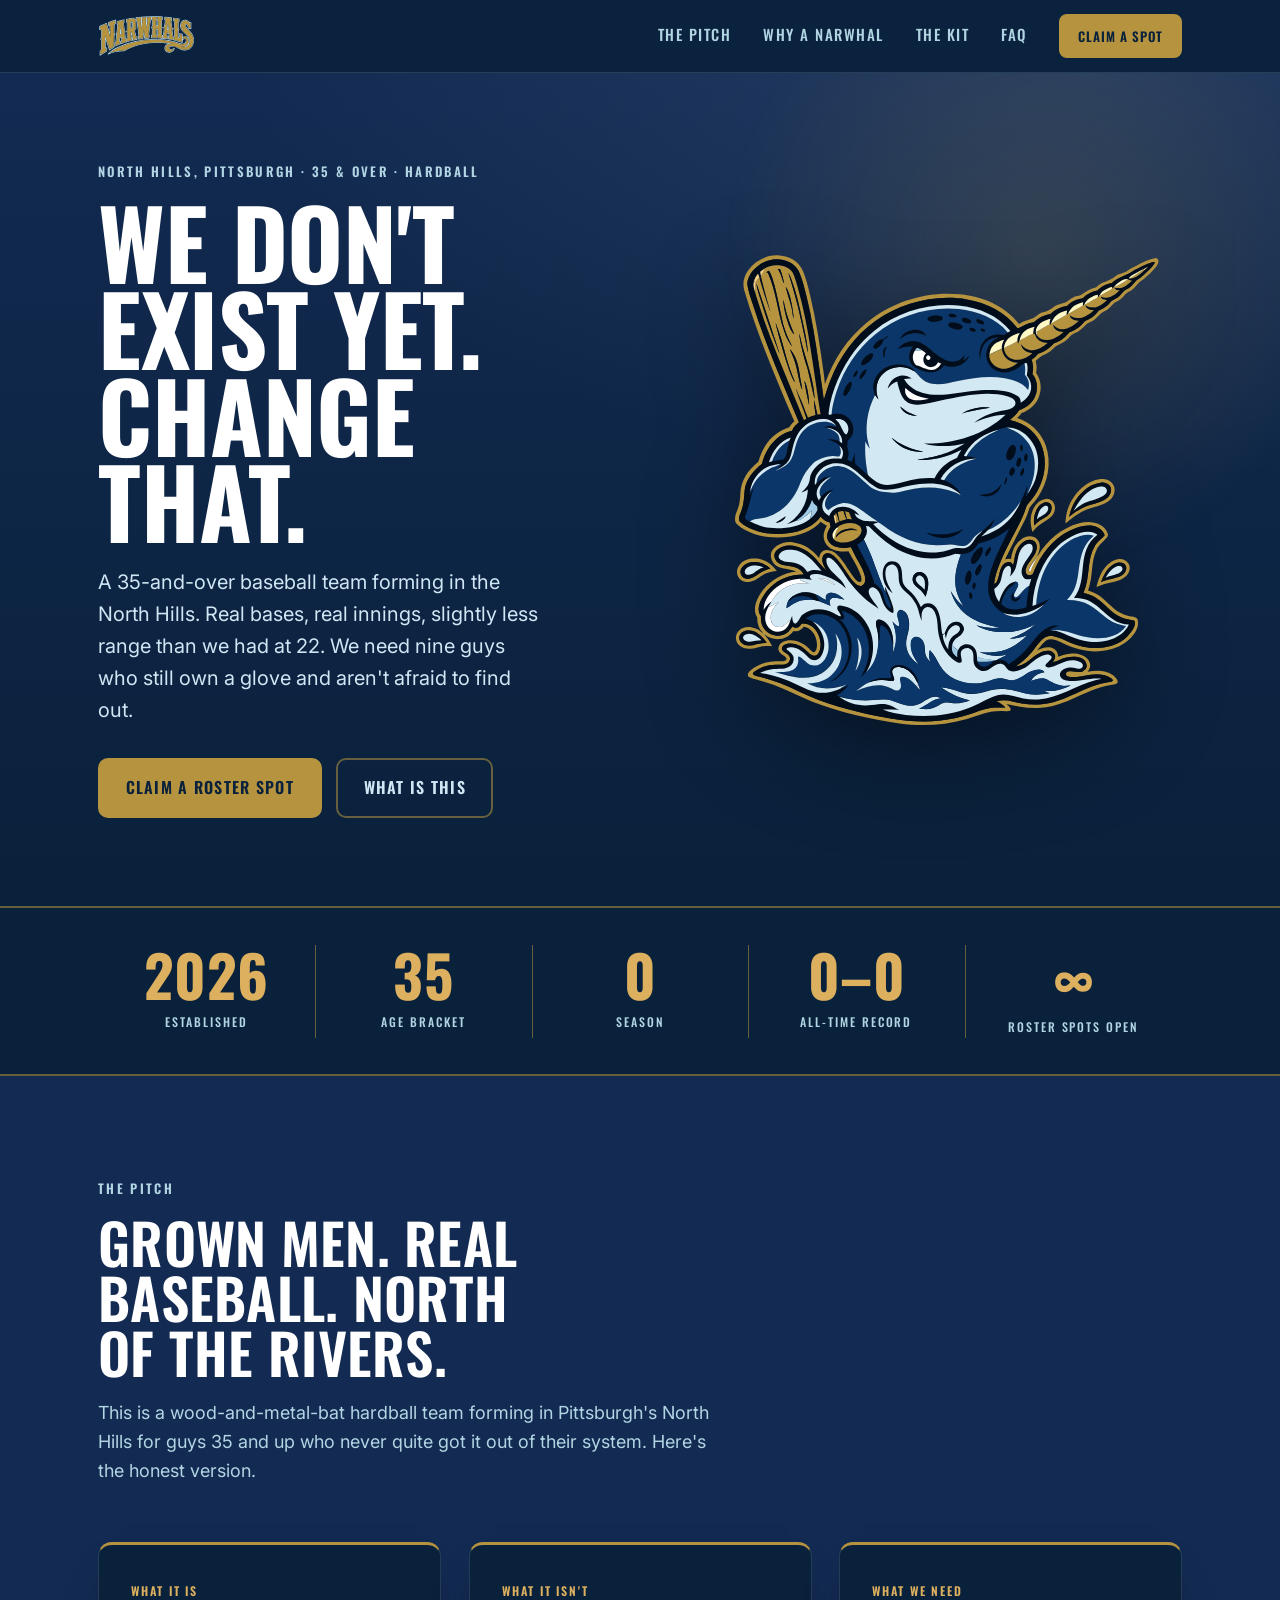
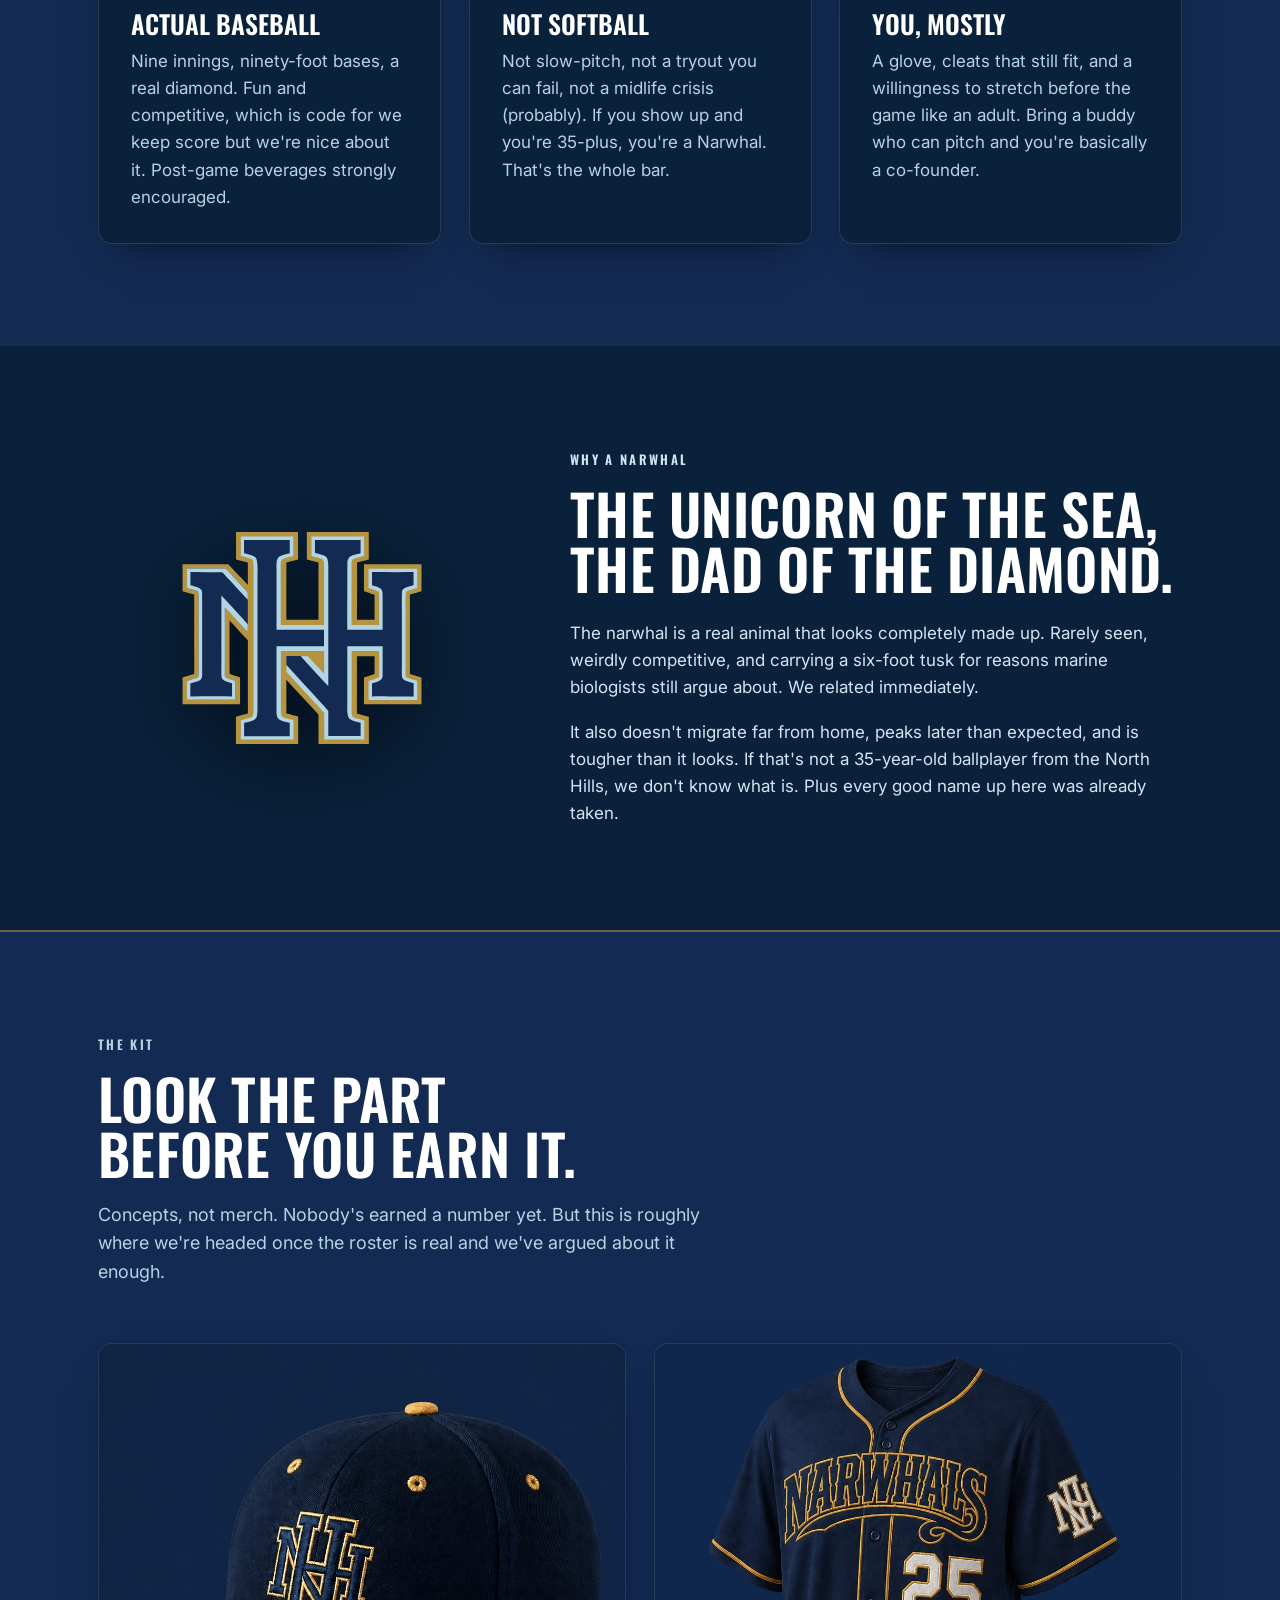
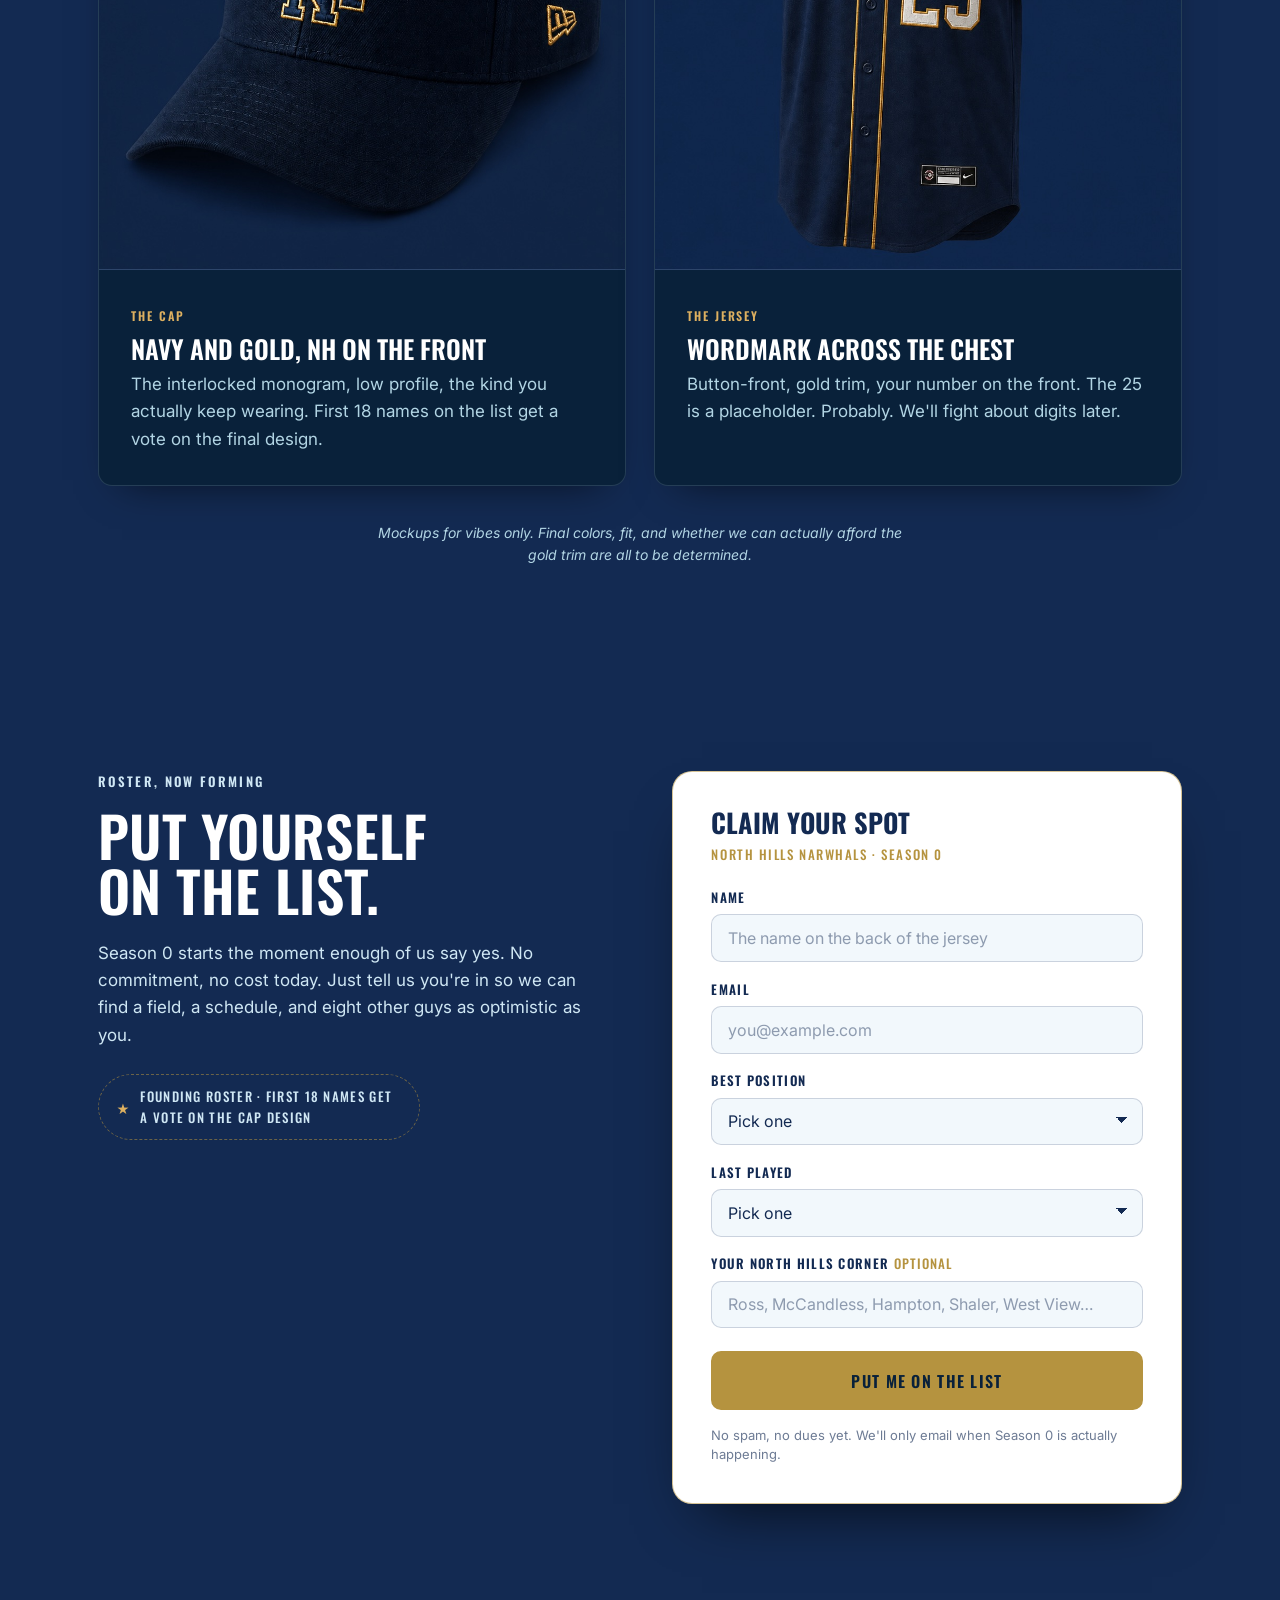
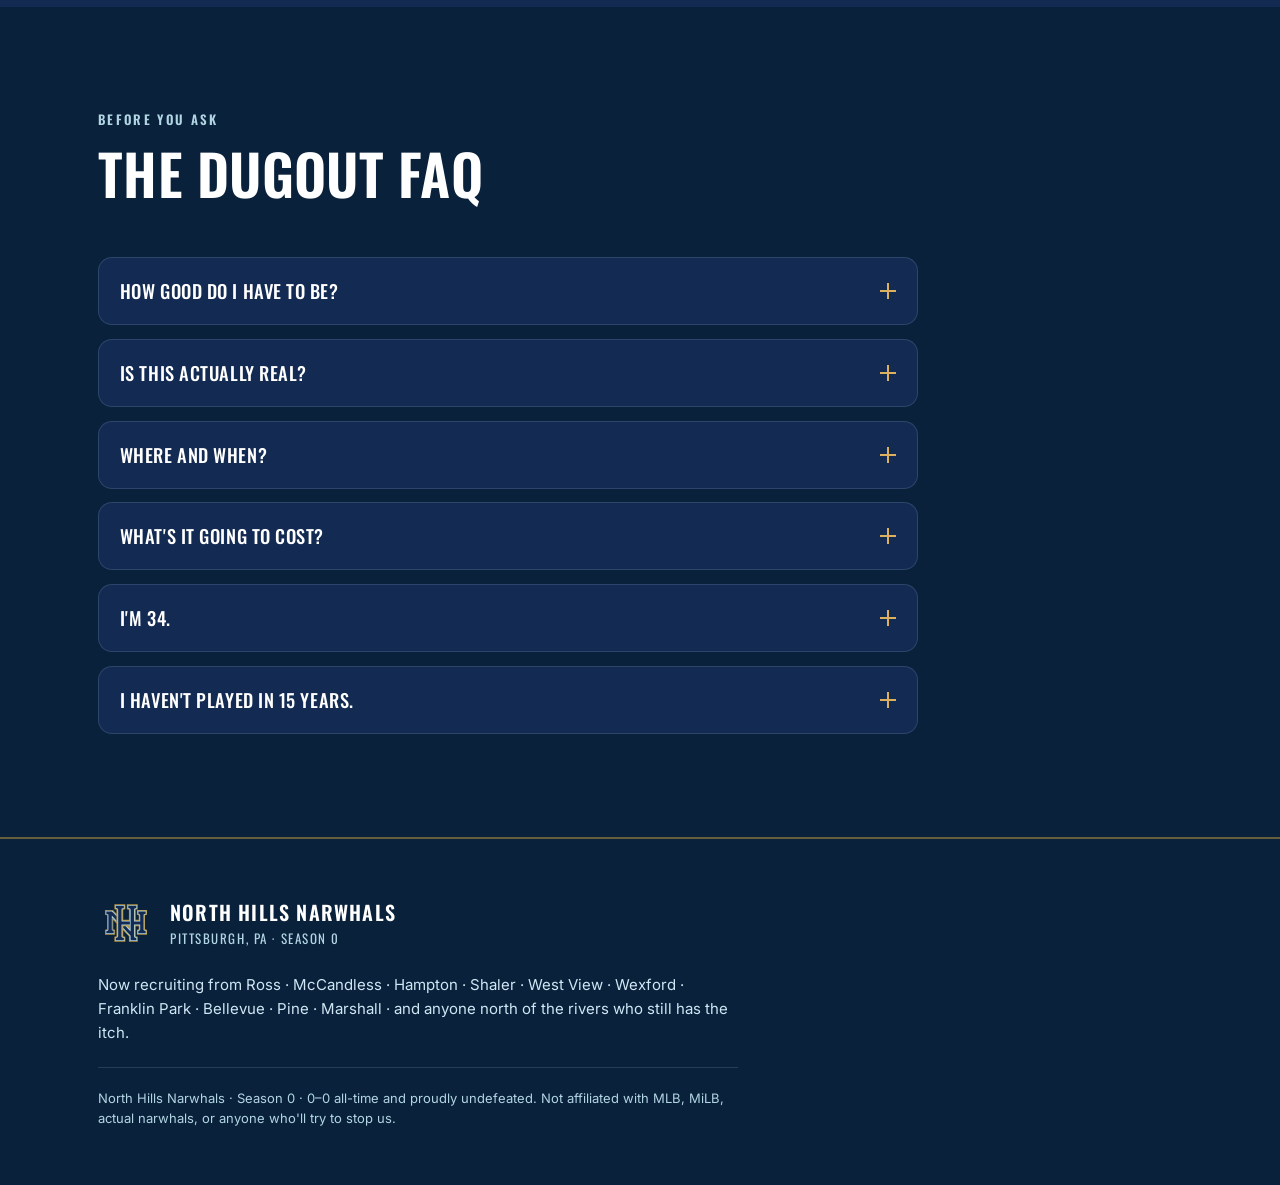
<file: index.html>
<!DOCTYPE html>
<html lang="en">
<head>
  <meta charset="UTF-8" />
  <meta name="viewport" content="width=device-width, initial-scale=1.0" />
  <title>North Hills Narwhals | Adult Baseball in the North Hills of Pittsburgh</title>
  <meta name="description" content="The North Hills Narwhals are a 35-and-over adult baseball team forming in the North Hills of Pittsburgh. Real hardball, nine innings, real diamonds. Claim a Season 0 roster spot." />
  <meta name="keywords" content="adult baseball, North Hills baseball, Pittsburgh adult baseball, 35 and over baseball, men's baseball league Pittsburgh, hardball Pittsburgh, North Hills Narwhals, Season 0" />
  <link rel="canonical" href="https://north-hills-narwhals.vercel.app/" />
  <meta name="robots" content="index, follow" />
  <meta name="author" content="North Hills Narwhals" />
  <meta name="theme-color" content="#09213A" />
  <meta name="geo.region" content="US-PA" />
  <meta name="geo.placename" content="North Hills, Pittsburgh, Pennsylvania" />
  <meta name="geo.position" content="40.55;-80.02" />
  <meta name="ICBM" content="40.55, -80.02" />
  <meta name="apple-mobile-web-app-title" content="Narwhals" />
  <meta name="apple-mobile-web-app-capable" content="yes" />
  <meta name="apple-mobile-web-app-status-bar-style" content="black-translucent" />
  <meta name="msapplication-TileColor" content="#09213A" />
  <link rel="manifest" href="site.webmanifest" />

  <!-- Favicon: the monogram -->
  <link rel="icon" type="image/svg+xml" href="assets/Narwhals-Monogram.svg" />
  <link rel="apple-touch-icon" href="assets/Narwhals-Monogram.svg" />

  <!-- Open Graph -->
  <meta property="og:title" content="North Hills Narwhals — Adult Baseball in the North Hills of Pittsburgh" />
  <meta property="og:description" content="A 35-and-over adult baseball team forming in the North Hills of Pittsburgh. 0–0 all-time and undefeated. Claim a Season 0 roster spot." />
  <meta property="og:type" content="website" />
  <meta property="og:locale" content="en_US" />
  <meta property="og:url" content="https://north-hills-narwhals.vercel.app/" />
  <meta property="og:image" content="https://north-hills-narwhals.vercel.app/assets/og-image.png" />
  <meta property="og:image:width" content="1200" />
  <meta property="og:image:height" content="630" />
  <meta property="og:image:type" content="image/png" />
  <meta property="og:image:alt" content="North Hills Narwhals wordmark" />
  <meta property="og:site_name" content="North Hills Narwhals" />

  <!-- Twitter -->
  <meta name="twitter:card" content="summary_large_image" />
  <meta name="twitter:title" content="North Hills Narwhals — Adult Baseball in the North Hills of Pittsburgh" />
  <meta name="twitter:description" content="A 35-and-over adult baseball team forming in the North Hills of Pittsburgh. 0–0 all-time and undefeated. Claim a Season 0 roster spot." />
  <meta name="twitter:image" content="https://north-hills-narwhals.vercel.app/assets/og-image.png" />
  <meta name="twitter:image:alt" content="North Hills Narwhals wordmark" />

  <!-- Fonts: Oswald (display) + Inter (body) -->
  <link rel="preconnect" href="https://fonts.googleapis.com" />
  <link rel="preconnect" href="https://fonts.gstatic.com" crossorigin />
  <link href="https://fonts.googleapis.com/css2?family=Oswald:wght@300;400;500;600;700&family=Inter:wght@400;500;600;700&display=swap" rel="stylesheet" />

  <link rel="stylesheet" href="styles.css" />

  <!-- Structured data: local sports team -->
  <script type="application/ld+json">
  {
    "@context": "https://schema.org",
    "@type": "SportsTeam",
    "name": "North Hills Narwhals",
    "sport": "Baseball",
    "url": "https://north-hills-narwhals.vercel.app/",
    "logo": "https://north-hills-narwhals.vercel.app/assets/og-image.png",
    "image": "https://north-hills-narwhals.vercel.app/assets/og-image.png",
    "slogan": "One team. One ocean. One purpose.",
    "description": "A 35-and-over adult men's baseball team forming in the North Hills of Pittsburgh. Real hardball, nine innings, real diamonds. Now recruiting a founding Season 0 roster.",
    "foundingDate": "2026",
    "areaServed": {
      "@type": "Place",
      "name": "North Hills of Pittsburgh, Pennsylvania (Ross, McCandless, Hampton, Shaler, West View, Wexford, Franklin Park, Bellevue, Pine, Marshall)"
    },
    "location": {
      "@type": "Place",
      "address": {
        "@type": "PostalAddress",
        "addressLocality": "Pittsburgh",
        "addressRegion": "PA",
        "addressCountry": "US"
      }
    }
  }
  </script>

  <!-- Structured data: website -->
  <script type="application/ld+json">
  {
    "@context": "https://schema.org",
    "@type": "WebSite",
    "name": "North Hills Narwhals",
    "url": "https://north-hills-narwhals.vercel.app/",
    "inLanguage": "en-US",
    "description": "Adult 35-and-over baseball in the North Hills of Pittsburgh."
  }
  </script>

  <!-- Structured data: FAQ (matches the on-page dugout FAQ) -->
  <script type="application/ld+json">
  {
    "@context": "https://schema.org",
    "@type": "FAQPage",
    "mainEntity": [
      {
        "@type": "Question",
        "name": "How good do I have to be to play adult baseball with the Narwhals?",
        "acceptedAnswer": {
          "@type": "Answer",
          "text": "Played in high school, college, or beer league since? All fine. We're aiming for fun and competitive. Range is optional, showing up is not."
        }
      },
      {
        "@type": "Question",
        "name": "Is the North Hills Narwhals team actually real?",
        "acceptedAnswer": {
          "@type": "Answer",
          "text": "It's real enough that there's a website. It gets very real the moment enough names hit the list. That could be you, today, instead of mowing the lawn."
        }
      },
      {
        "@type": "Question",
        "name": "Where and when does the team play?",
        "acceptedAnswer": {
          "@type": "Answer",
          "text": "North Hills fields, evenings and weekends, once we've got a roster. Think Ross, McCandless, Hampton, Shaler, West View, the whole 412-north stretch."
        }
      },
      {
        "@type": "Question",
        "name": "What's it going to cost to join?",
        "acceptedAnswer": {
          "@type": "Answer",
          "text": "Less than a set of irons, more than a six-pack. Real numbers once we know how many of us are in. Fields and umps aren't free, sadly."
        }
      },
      {
        "@type": "Question",
        "name": "I'm 34. Can I still sign up?",
        "acceptedAnswer": {
          "@type": "Answer",
          "text": "Close enough, we'll redshirt you. Kidding. Mostly. Sign up anyway and we'll sort it out when the season's real."
        }
      },
      {
        "@type": "Question",
        "name": "I haven't played in 15 years. Is that a problem?",
        "acceptedAnswer": {
          "@type": "Answer",
          "text": "Perfect. So has everyone else. The first month is mostly remembering how to slide without filing a claim afterward."
        }
      }
    ]
  }
  </script>
</head>
<body>
  <a class="skip-link" href="#main">Skip to content</a>

  <!-- ============================ HEADER ============================ -->
  <header class="site-header" id="top">
    <div class="container header-inner">
      <a class="header-logo" href="#top" aria-label="North Hills Narwhals home">
        <span class="logo-plate">
          <!-- Wordmark, inlined from assets/Narwhals-Wordmark.svg with a tightened viewBox -->
          <svg class="wordmark" viewBox="18 309 978 422" xmlns="http://www.w3.org/2000/svg" role="img" aria-label="Narwhals">
            <defs>
              <!-- Dark-background colorway: gold faces, ice-blue outline -->
              <style>
                .wm0 { fill: #B5933F; }
                .wm1 { fill: #B2D5E4; }
                .wm2 { fill: #B5933F; }
                .wm3 { fill: #B5933F; }
                .wm4 { fill: #B5933F; }
              </style>
            </defs>
            <path class="wm1" d="M956.2,485c-5.8-7.3-12.1-14.1-18.7-20.6-14.2-13.8-32.9-26.4-38.4-46.3-2-7.4,2.1-15.3,9.4-9.9,11.5,8.3,12.5,23.7,12.6,36.1,10.2,1.2,24.2,4.9,34.5,7.1.5-22,.6-47.3.2-69.3-4.8-1.2-11.8-3.2-16.5-3.9l-1.6,1c-2.3-.7-7.9-7-10.5-8.9-61.7-44.1-104,31.2-73,85.4,24.5,42.8,79.3,59.3,79.2,114.9,0,2.5.1,5.4-.8,7.5,0,.1.2.3.3.4l-.5.4h.4s-.2.5-.2.5l-.4-.3.2-.2h-.2c.2-.3.3-.6.5-.9-1.1-1.8-.4-4.4-.2-7.2.4-13.7-9.2-36.3-20.3-44.8-13.1-10-32.7-9.8-43.2,4.1-.2-11,0-22,.5-33-11.1-2-22.5-5.6-33.9-7.8-.2,14.3,2.4,34-7.5,44.9-.1-1.4-.2-2.7-.3-4.1-.8-16,.6-32.5-.1-48.5-.6-13.7,0-15.5,9.2-25.5-8.8-12.5-9.5-13.4-9-29.1.5-14.5-1-29.9.4-44.3.2-2.3,6.5-4.8,8.3-5.6,0-10.6,0-21.3,0-31.9-21.3-3.8-40.8-6.6-62.1-9.7,0,11.2-.1,22.5-.3,33.7,6.1,3.1,8.3,4.6,8.4,11.9,0,12.9,0,25.8,0,38.7,0,5.2.4,11.6-1,16.6-1.2,4-5.4,8.4-8.2,11.4,3.6,4.1,8.9,10.5,8.9,16.3,0,20.5,1.1,41.6-.4,61.9,0,1-1.7,1.8-2.5,2.2-7.6-.8-8.5-29.5-9.5-36.5-1.6-11.2-3.4-23.5-3.8-34.6,2-3.8,3.8-5.9,6.6-9.3-9.2-10.3-9.6-13.6-11.1-27.2-1.8-16.7-5.4-33.9-5.9-50.7,0-1.4,4.5-3.7,5.6-4.3-.4-10.1,0-21.6,0-31.8-23.8-3.2-47.8-5.8-71.8-7.6-2.4,2.7-3.2,3.8-5.1,6.9-.4,8.1,0,17,0,25.1,2.6,2.2,3.8,3.4,6.1,5.9-.4,7.4-6.7,56.9-8.7,61.6-1.8,4.3-6.2,8.2-9.2,11.7,6.4,9.2,7.4,9.3,5.9,20.5-2.2,16.1-4.2,32.3-6.5,48.4-.2,1.5-.8,3-1.7,4.1-3.9,4.7-7.1,1.5-9.9-2-.5-4.2-.4-9.2-.3-13.4.5-15.3-.7-30.9.5-46.1.2-2.5,6.8-10.2,8.6-12.4-3-3.4-8.8-9.6-8.8-14.3-.1-19.5-.6-39.1.2-58.5.1-2.5,5.8-5.1,7.7-6,0-11.1,0-22.3,0-33.4-25-.4-49.9-2.3-75.5-2.5-65.4-.6-130.7,3-195.6,10.8v22c-5.9-6-12.8-13.3-19.2-18.7-23.8,2.6-55.3,7.9-78.8,13.3,0,11.2,0,22.4,0,33.6,3.3,1.2,8.2,2.6,8.3,6.9.7,20.5.2,41.1.3,61.6,0,11.7-1.5,13-8.5,21.9,3.9,3.7,5.6,6,8.3,10.5.5,11.5,0,23.5,0,35.1,0,6.1,2.5,30.5-7.2,29.3-3.5-2.6-8.5-53.3-9.5-61.6-.3-2.5,4.3-10,5.8-12.6-.9-.8-1.7-1.5-2.5-2.3-1.5-1.5-5.9-5.7-6.2-7.9-4-22.8-7.1-46.5-9.9-69.5-.3-2.8,3.8-6.1,5.7-7.8v-33.6c-23.5,4.3-54.3,12.8-77,19.4l-.2,31.3c2.4,1.1,4.1,2.1,6.3,3.4,0,3-.4,7.2-.8,10.2-3.1,22.2-4.3,45.1-8.7,67-.7,3.5-6.3,10.9-8.5,13.8,2.8,3.1,4.8,5.9,6.8,9.5.3,9.9-2.5,22.7-3.4,32.9-1.1,11.8-2.8,24-4.4,35.8-.9,6.7-4.7,9.7-10,13.2-.5,12.7.3,26.4-.2,39.6,19.6-9.4,39.7-18,60-25.7-.3-11,.2-21.6-.4-32.8h-2.2c-1.9-.2-2.1,0-3.8-1.1-2.7-3.6.8-22,1.5-27.9,3.8-1.4,8.2-2.9,12.1-4.2.7,6.8,2.6,15.2,2.3,21.7-.2,4.5-4,7.2-7.2,9.8-.9,9.8,0,23.4.1,33.7,27.7-10.3,54.1-17.9,82.4-25.9,6.5-1.9,13.1-3.6,19.6-5.2,3.7-.9,9.8-2.2,13-3.5,0-4.9,0-9.7,0-14.6,1.3,4.3,2.2,9.7,3,14.1,6-.8,14.2-3,20.4-4.3,9.7-2,19.5-3.9,29.3-5.6-.3-10.9,0-22.6,0-33.5-5.2-.2-6.6,0-11.1-2.6-2.7-5.7-4.3-15.3-5.8-21.8-2.7-11.8-5.3-23.6-7.7-35.4,12.9-18.8,13.7-9.7,13.4-34.5,0-6-.8-57.5.3-59.5,3.2.3,4.1,4.8,4.5,7.6,4.9,33.4,8.7,67,12.8,100.6,1.6,13.1,4,26.5,4.1,39.6,0,2.4-4.4,5.1-6.1,6.3,1.5,10.6,3.1,21.2,4.9,31.8,12.7-2.9,35.4-5.3,48.9-7.1,1.6-9.3,2.7-20.2,3.9-29.7.9-7.6,1.7-15.1,2.4-22.7.9,7.8,1.2,15.3,1.9,23.1,1.1,9.4,2.2,19.2,3.5,28.5,16.8-1.3,33.6-3,50.3-4.1,1.4-10.1,2.5-20.3,3.9-30.5-1.5-.8-6.8-3.5-6.6-5.5,4.5-47.3,10.8-94.5,16.6-141.7,1.4-11.3,11-11.1,12.1-1.4.6,5.5-.9,14.2-.2,20-.1,11.1.4,22.6-.2,33.6-.3,5.5-5.5,11-9,15.2,2.9,3.4,7,7.5,8.3,11.8,1.9,6.4,1,51,.5,60.3-2.9,3.6-3.8,4.1-8,6.1v31.4c37.7-1,75.4.1,113,3.3,12.4,1.2,24.8,2.5,37.1,4,3.5.4,15.8,2.1,18.6,2-.7-3.7.2-26.5.3-31.7-11.6-1.4-6.8-18.4-5.8-26.3l11.2,1.3c.6,3.8,3.4,20.1,2.1,22.7-1.8,1.7-3.6,2.5-6.1,2.9-1.1,6.5.2,23.8,0,31.6,39.2,6.3,77.7,14.1,115.4,26.8,10.2,3.5,20.5,7.1,30.6,10.8,0-13-1-24.8,8.5-35.1,7.3-7.9,26.3-7.8,25,6.1-1,10.4-2.9,19.8-11.2,27-18.8,15.9-43.9,6.3-64.2-.5-12.2-4.1-24.4-8.4-36.6-11.9-27.8-7.8-56.1-13.8-84.6-18-159.9-23.5-341.5,3.6-487.7,72.9-29.5,14-59.4,31.8-84.6,52.6-3.1,2.5-19.9,18.3-16.3,22.5,4,0,18.8-7.1,23.8-9.1,5.2-2,10.4-3.9,15.6-5.6,38.4-13.2,85.1-20.6,125.5-17.9,115.7-70.5,277.4-96,411-80.6,10.2,1.2,22.4,2.3,32.5,4.1-4.8,2.1-10.5,4.3-15,6.9-19.8,11.5-29.6,35.5-20.2,57.1,4.7,10.6,13.4,18.9,24.2,23,27.7,10.7,61.9-4.3,73.5-32.2,1-2.3,1.8-7,.9-9.5-1.1-1.1-.5-.9-1.8-1.2-12.1,4.6-22.4,11-35.7,9.9-5.2-.4-11.5-.3-13.3-6.4-4.9-16.6,18.2-18.4,29.1-18.3,29.2.4,52.2,19.7,78.4,29.6,14.3,5.4,29.1,8.8,44.5,8.7,12.7,0,25.2-2.6,36.9-7.5,17-7.1,31.4-19.4,40.9-35.2,16.1-26.6,20.1-59.3,12.5-89.3-4.6-17.5-12.8-33.9-24.1-48ZM253.5,592v-20.8c8.7-6.3,8.1-11.7,6.9-21.6-.9-7.3-2-14.7-3-22-8.3,2.5-16.6,5.1-24.8,7.9-1,6.5-5.7,33.6-2.3,38.6,1.3,1.8,2.8,2.4,4.9,2.6.7,0,1.3.1,2,.2,0,6.8-.2,13.8-.2,20.6-10.7,4.6-21.5,8.8-32.1,13.7-2.2,1-4.9,2.3-7.1,3.1-1.6,1-4.4,1.9-6.2,2.6,0-5.4-.4-18.7.3-23.7,8.3-6.9,10-11.7,10.9-22.5,1.7-18.9,4.9-38,6.6-56.9.3-3,.4-5.9.5-8.9-1.9-3.5-2.8-5.3-5.2-8.4,1.9-2.6,6.5-8.5,7-11.6,3.3-22,5.6-44.4,8.3-66.5,1.1-9,3.8-15.4-5.3-19.6v-20.8c20.5-5.7,41.9-10.5,61.9-16.1v22c-6.8,4.5-6,9.1-5,16.1,3.1,21.6,5.6,43.3,9.3,64.8.8,4.5,4.7,7.9,8.1,10.6-1.7,2.7-5.1,7.9-4.8,11.2,1.2,15.9,4.1,31.7,5.8,47.6.5,4.4,1.1,8.8,1.9,13.2,1.1,5.7,2.7,7.1,8.2,8.5v21.1c-15.8,5.1-30.6,9.6-46.5,15.1ZM396,443.9c-3.5,6.1-9.4,12.5-13.9,18.2,1.7,8.5,11.6,59.6,15.1,64,2.5,3.2,5.9,4,9.7,4.5.1,6.8.1,13.7,0,20.5-12.1,2.2-24.2,4.7-36.2,7.5-3.8-26.7-10.8-58.4-15.8-85l-9.4,2.7v25.6c.2,8.2-.2,16.5,0,24.7.1,9-.3,12.9,9.1,15.1,0,6.9,0,13.7,0,20.6-5.8,1.8-13.4,3.4-19.4,4.9-9.2,2.4-18.4,4.9-27.6,7.7-.2-7,0-14.2,0-21.3.7-.5,1.4-1,2-1.6,3.3-2.8,5.3-6.2,5.4-11,.3-19.3,1-39.7,0-59-.2-2.8-4.5-7.9-6.3-10,1.7-1.9,3.4-4,4.6-6.3,1.1-2,1.7-4.1,1.9-6.3.7-7.4.5-72.1-.8-75.4-1.3-3.4-4.2-4.7-7.3-5.9v-22.4c17.8-4.5,47.4-8.9,65.9-11.5,4.8-1,19.3,16.1,23.2,20.1v79.6ZM359.2,535.2c-2.5-.5-6.6-1.2-6.6-4.6,0-10.2-.2-20.5,0-30.7,1.7,4.2,5.7,29.6,6.6,35.3ZM550.5,352.1c-11,5.9-9.2,14.7-10.7,26.1l-4.4,36.2-7.1,60.7c-1.1,9.1-2.2,18.1-3.2,27.2-.9,7.8-1.6,10.5,5.7,14.9-.6,6.7-1.3,13.5-2.2,20.2-12.7.3-25.2,1.9-37.9,2.6l-7.4-59c-.9-7.4-2.6-26-4.2-32.3l-12.5,93.7c-11.7,1.1-24.9,3.7-36.9,4.9-.7-6-1.6-14-2.8-19.8,2.6-2.7,5.7-5.5,5.6-9.7,0-5.5-.9-10.9-1.5-16.3l-3.1-26-11.2-89.4c-.7-6.6-1.1-12.5-3.1-18.8-3-2.9-4.4-3.6-8.4-5,0-7.5,0-15.1,0-22.6,14.2-2,31.1-3.6,45.4-4.7,0,7.6,0,15.2.2,22.8-3,1.6-6.6,3.6-6.4,7.4.6,11.1,2.3,22.5,3.6,33.5l6.1,56.2c.7-4.4,1.2-9.4,1.7-13.9,2.6-26.8,7.1-53.9,9.4-80.7-1.5-1.6-2.9-2.4-4.6-3.7v-22.5c13.2-.4,27.7-2.2,41.3-2.7l-.2,22.6c-2.6,1.6-3.1,2.2-5.1,4.4.2,8,2.6,26.5,3.6,34.8,2.2,18.2,3.8,38.2,6.4,56.2l5.1-44.6c1.6-13.1,4.7-33.3,4.9-46.9,0-1.8-3.5-3.8-5.1-4.7.2-7.3.1-15,.1-22.3l35.7-1.3c.8,0,1.8,0,2.6,0,1.5,1.6.8,18.8.8,22.3ZM609.6,358.3c5,.9,5.3,3.1,5.3,7.8,0,15.2.3,30.4,0,45.6-.2.2-.4.5-.6.7h-2.4c0,0-6.3-.3-6.3-.3,0-11.5,0-23,.1-34.5,0-4.9,0-10.5.5-15.3.2-1.9,1.9-2.9,3.4-4ZM607.4,508.6c-3.2-3.3-2-16.3-2-20.5v-33.4c3.1,0,6.4.1,9.4.2-.4,9.5,1.2,47.9-1.3,53.4-2.1,1.6-4.3,2.3-6.2.3ZM661,539.1l-46.7-2.6c-.2-6.7-.2-13.3-.1-20,3.7-2.1,6.9-4.2,7.4-8.8.8-7,.5-14.2.5-21.3v-38.8c-8-.4-15.9-.6-23.8-.7l-.3,39.3c0,6.4-.4,15.3.6,21.5.7,4.3,4,6.5,7.4,8.5,0,6.7.1,13.3.3,20-15.2.2-31.2-.3-46.8-.1v-19.6c9.9-6.7,8.1-11.5,8-22.7-.1-16.5.8-33.3-.4-49.7-.2-2.6-4.9-8.4-6.5-10.5,2.8-3.4,7.1-8.9,7.1-13.5-.3-20.7,1.4-42.1-1-62.5-.3-2.6-4.7-4.9-6.7-5.8l.4-22.1c15.4-.2,30.9-.2,46.3,0l-.2,22.6c-5,1.9-7.4,4.2-7.9,9.8-.5,6.1-.3,12.2-.3,18.3,0,13.1,0,26.2,0,39.2,8,.5,15.7.4,23.8,1,0-11.5,0-23,0-34.5,0-7.7.7-19.8-.9-27.3-.7-3.1-4.1-5.2-6.8-6.6v-22.1c15.6.4,31.1,1,46.6,2-.2,7.2-.2,14.4-.1,21.6l-.8.5c-9,5.3-7.1,13.2-7.1,22.9,0,16.2-.3,32.8.7,48.9.2,3,4.4,8.2,6.3,10.7-2.6,3.3-6.8,8.2-6.8,12.6,0,20.9-1.3,42.6.9,63.3.3,2.6,4.7,4.8,6.7,5.7.2,7.1.2,13.9,0,20.9ZM774.5,555.6c-13-3.5-31.5-6.4-45.2-8.8v-19.6c7.4-2.5,7.2-6.4,6.6-13.2-.8-8.2-1.8-16.4-3-24.6-7.5-1.2-16-2.2-23.6-3.2-.6,7.7-2.4,15.6-3.1,23.4-.8,8.6.6,11.8,7.9,15.7v19.3c-13.5-.7-29.4-4.1-44.1-4.8-.2-6.9-.3-13.7-.2-20.6,11-3.4,10.1-13.1,11.4-23.2,2.1-16,4.8-32.3,5.6-48.3.1-2.5-3.4-7.9-4.8-10,2.8-2.7,7.1-7.2,7.7-11.1,2.8-18.5,5.3-37.1,7.9-55.6,1.2-8.3,1.4-10.9-5.5-15.8,0-7.1,0-14.3.2-21.4,19.7,1.3,42.1,4.2,61.7,6.7v21c-8.5,4.5-6.1,10.7-4.9,19.2,2.8,19.1,4.2,38.6,7.9,57.5.5,2.6,4.9,7.5,6.8,9.5-7,7.8-5.4,11.7-4.1,21.2,2.5,18.2,4.5,36.6,7.3,54.7.8,5,3.9,7.8,7.9,10.4,0,7.1-.1,14.3-.4,21.4ZM861.6,535.8v44.5c-26-9.4-52.5-17.1-79.3-23.3,0-6.4-.4-13.4.1-19.8.4-3.8,6.5-3.8,6.6-8.3.6-23,.9-46.5,0-69.5-.1-3.3-4.3-8.8-6.3-11.4,1.7-1.8,3-3.4,4.3-5.6,1.3-2.3,2.1-4.8,2.3-7.4.7-6.9.7-57.8-.7-62.4-1.1-3.5-3.8-5.3-6.9-7v-21.6c14.7,1.3,32.7,5.2,47.5,7.4-.5,5.5-.4,14.5-.6,20.4-5.4,3-8.3,5.4-8.3,12.1.2,20.1-1.3,41.1.9,61,.3,2.6,4.8,7.8,6.5,9.9-2.7,2.9-6.8,7.9-7.2,11.6-.9,8.4-.5,18.9-.4,27.4v45.1c1.7.4,6.8,1.5,8.1,1.4,15-1.7,14-32,14-42,6.1,1.3,13,3.2,19.2,4.7-.3,10.5.1,21.8,0,32.6ZM975.9,575.1c-2.1,18.8-7.9,36.7-19.8,51.7-13.4,17-33,27.9-54.6,30.3-14.8,1.6-29.7.1-43.9-4.3-35.8-11.5-68.6-40.8-108.1-31.4-15.2,3.6-27.9,18.6-12.5,30.7,13.4,10.5,31.1,4.4,44.4-1.7-5.7,11.6-17.8,23.8-30.2,27.6-59.5,18.1-82.6-55.3-22.5-74.4,15.5-4.9,27-3.8,43-3.8-11.1-2.2-21.8-5.2-33-7.3-20.7-3.8-43.9-6.8-64.8-8.6-127.6-11-283.7,15.6-393.9,82.5-35.8-4.7-88.9,6.5-122.9,17.5-7.3,2.4-14.9,5.6-22.1,8.2,17.2-16.3,51-36.6,72.1-47.5,120.5-61.8,272.4-91,407.5-87.4,56.1,1.1,111.9,9.1,166.1,23.8,14,3.9,28.7,8.8,42.4,13.5,22.6,7.8,52.7,17.9,73-1.1,7.3-6.8,11.5-16.2,11.6-26.2.2-11.3-5.3-15.6-5.4-18.5l2-2.4c-11.5-4.5-18.3-2.6-27,6,1.8-5.2,2.9-7.3,6.1-11.8-6.7,3.2-9.7,5.1-14.8,10.5.6-4.7,1-7.9,3-12.3,3.7-8,13.5-13.8,22.5-12.6,9.7,1.3,18.5,6.6,24.2,14.6,8.4,11.7,10.9,26.5,8.5,40.6-2.3,13.8-10,26.1-21.5,34.1-16,11.1-36,13.6-54.8,10.1-.8-.2-1.7-.3-2.5-.5,30.5,15.1,70,7.5,85.7-24.9,8.5-17.8,9.6-38.3,3-56.9-18.4-51.6-82.5-65.8-84.5-124.4-.7-21.8,6-43.9,28.4-52.8,10.5-4.2,22.3-1.1,31.9,3.6,11.3,5.5,18.2,12.9,25.3,23.2,2.8-2.8,6-7.6,10.3-5.1.8,4.1.5,16.1.5,21-.1,11,0,22.4-.2,33.4l-20.1-4.7c-.1-13.4-2.8-23.1-12.4-33.1-5.2-5.4-14.8-8.3-20.7-2.1-3,3.2-3.6,9.2-3.1,13.3,3.4,27.3,33.1,44.6,50.1,63.7,11.8,13.3,20.9,27,27.2,43.4,6.5,16.6,8.9,34.6,6.8,52.3Z"/>
            <polygon class="wm0" points="932.6 579.5 932.8 579 932.4 579 932.2 579.2 932.6 579.5"/>
            <path class="wm0" d="M932.7,578.1c1-2.2.9-5,.8-7.5l-1,.3c-.2,2.8-.9,5.4.2,7.2Z"/>
            <path class="wm0" d="M932.4,579l.5-.4c-.1-.1-.2-.3-.3-.4-.1.3-.3.6-.5.9h.2Z"/>
            <path class="wm3" d="M941.9,479.4c-17-19.1-46.6-36.4-50.1-63.7-.5-4.1.1-10.1,3.1-13.3,5.9-6.2,15.5-3.3,20.7,2.1,9.6,9.9,12.3,19.6,12.4,33.1l20.1,4.7c.3-11,.1-22.4.2-33.4,0-4.9.3-16.9-.5-21-4.3-2.4-7.5,2.3-10.3,5.1-7.1-10.2-14-17.6-25.3-23.2-9.6-4.7-21.4-7.8-31.9-3.6-22.4,8.9-29.1,31.1-28.4,52.8,2,58.6,66.1,72.8,84.5,124.4,6.5,18.6,5.5,39.1-3,56.9-15.7,32.4-55.2,39.9-85.7,24.9.8.2,1.7.4,2.5.5,18.8,3.5,38.8,1,54.8-10.1,11.5-8,19.2-20.3,21.5-34.1,2.4-14.1,0-28.9-8.5-40.6-5.7-8-14.5-13.3-24.2-14.6-9-1.2-18.8,4.6-22.5,12.6-2,4.4-2.4,7.7-3,12.3,5.1-5.4,8.1-7.3,14.8-10.5-3.2,4.5-4.3,6.7-6.1,11.8,8.7-8.7,15.5-10.6,27-6,3.3,1.8,4.7,2.6,7.7,4.9-3-1.1-6.4-2.4-9.7-2.5.2,2.9,5.6,7.2,5.4,18.5-.1,9.9-4.3,19.4-11.6,26.2-20.2,19-50.4,8.8-73,1.1-13.8-4.7-28.4-9.7-42.4-13.5-54.2-14.8-110-22.8-166.1-23.8-135.1-3.5-286.9,25.6-407.5,87.4-21.1,10.8-55,31.2-72.1,47.5,7.2-2.6,14.8-5.8,22.1-8.2,34-11.1,87.1-22.2,122.9-17.5,110.3-66.9,266.3-93.4,393.9-82.5,21,1.8,44.1,4.7,64.8,8.6,11.2,2.1,22,5,33,7.3-16,0-27.4-1.1-43,3.8-60.1,19.1-37,92.5,22.5,74.4,12.3-3.8,24.5-16,30.2-27.6-13.4,6.1-31,12.2-44.4,1.7-15.4-12.1-2.7-27.1,12.5-30.7,39.5-9.3,72.3,19.9,108.1,31.4,14.2,4.4,29.1,5.9,43.9,4.3,21.5-2.4,41.2-13.3,54.6-30.3,11.9-15,17.7-32.9,19.8-51.7,2.1-17.7-.2-35.7-6.8-52.3-6.3-16.5-15.4-30.1-27.2-43.4Z"/>
            <path class="wm2" d="M904.2,546.7l-2,2.4c3.3,0,6.6,1.4,9.7,2.5-3-2.3-4.4-3.1-7.7-4.9Z"/>
            <path class="wm3" d="M547.1,329.7l-35.7,1.3c0,7.3,0,15.1-.1,22.3,1.6.9,5.1,2.8,5.1,4.7-.2,13.6-3.3,33.9-4.9,46.9l-5.1,44.6c-2.7-18-4.3-38-6.4-56.2-1-8.3-3.3-26.9-3.6-34.8,2-2.2,2.5-2.8,5.1-4.4l.2-22.6c-13.6.5-28,2.3-41.2,2.7v22.5c1.7,1.2,3,2.1,4.5,3.7-2.2,26.8-6.8,53.9-9.4,80.7-.4,4.4-1,9.5-1.7,13.9l-6.1-56.2c-1.3-11.1-2.9-22.4-3.6-33.5-.2-3.8,3.4-5.9,6.4-7.4-.2-7.6-.3-15.2-.2-22.8-14.3,1.2-31.2,2.8-45.4,4.7,0,7.5-.1,15.1,0,22.6,4,1.4,5.4,2.1,8.4,5,2.1,6.3,2.4,12.2,3.1,18.8l11.2,89.4,3.1,26c.7,5.4,1.4,10.8,1.5,16.3,0,4.1-3,6.9-5.6,9.7,1.2,5.8,2.1,13.8,2.8,19.8,12.1-1.2,25.2-3.9,36.9-4.9l12.5-93.7c1.5,6.3,3.3,24.9,4.2,32.3l7.4,59c12.7-.7,25.2-2.3,37.9-2.6.9-6.7,1.6-13.5,2.2-20.2-7.3-4.4-6.5-7.1-5.7-14.9,1-9.1,2.1-18.1,3.2-27.2l7.1-60.7,4.4-36.2c1.4-11.4-.4-20.1,10.7-26.1,0-3.5.7-20.7-.8-22.3-.8,0-1.8,0-2.6,0Z"/>
            <path class="wm3" d="M372.8,344.2c-18.5,2.6-48.1,7-65.9,11.5v22.4c3.1,1.3,6,2.5,7.3,5.9,1.2,3.3,1.5,68,.8,75.4-.2,2.3-.8,4.3-1.9,6.3-1.2,2.3-2.9,4.4-4.6,6.3,1.8,2.1,6.1,7.2,6.3,10,1.1,19.2.4,39.7,0,59,0,4.8-2.1,8.2-5.4,11-.7.6-1.3,1.1-2,1.6,0,7-.2,14.3,0,21.3,9.2-2.7,18.4-5.3,27.6-7.7,6-1.5,13.6-3.1,19.4-4.9,0-6.9.1-13.7,0-20.6-9.4-2.2-9-6.1-9.1-15.1-.1-8.2.2-16.5.2-24.7v-25.6c-.1,0,9.3-2.7,9.3-2.7,5.1,26.7,12,58.4,15.8,85,12-2.8,24.1-5.3,36.2-7.5,0-6.8,0-13.7,0-20.5-3.8-.6-7.2-1.3-9.7-4.5-3.5-4.4-13.4-55.5-15.1-64,4.5-5.7,10.3-12.2,13.9-18.2v-79.6c-3.8-4-18.4-21.1-23.2-20.1ZM365.8,434.9c-1.8,4.7-5.3,6.9-9.8,8.7l-10.5,2.7v-68.1c3.1-.4,6.3-1,9.4-1.5,1.9-.2,3.7-.3,5.6.3,2.2.6,4.2,2.4,5.2,4.5,1.6,3.3,1.7,49.3,0,53.5Z"/>
            <path class="wm1" d="M360.5,376.9c-1.9-.6-3.7-.5-5.6-.3-3.1.5-6.4,1.1-9.4,1.5v68.1s10.5-2.7,10.5-2.7c4.4-1.8,7.9-4,9.8-8.7,1.7-4.2,1.6-50.2,0-53.5-1-2-3-3.8-5.2-4.5ZM359.7,430.4c0,2-1.1,3-2.5,4.2l-4.7,2.5c.3-16.7-.3-33.8.3-50.5,0-1,.8-2,1.4-2.7,2,.1,3.3.4,4.7,1.8,1.6,3.2.5,38.6.8,44.7Z"/>
            <path class="wm3" d="M291.7,547.3c-.8-4.4-1.5-8.8-1.9-13.2-1.7-15.9-4.7-31.7-5.8-47.6-.2-3.3,3.1-8.5,4.8-11.2-3.3-2.7-7.3-6.1-8.1-10.6-3.7-21.5-6.1-43.2-9.3-64.8-1-7.1-1.7-11.7,5-16.1v-22c-20.1,5.6-41.4,10.5-61.9,16.1v20.8c9.1,4.2,6.4,10.6,5.2,19.6-2.7,22.1-5.1,44.5-8.3,66.5-.5,3.1-5,9.1-7,11.6,2.5,3.1,3.4,4.9,5.2,8.4,0,3-.2,6-.5,8.9-1.7,18.9-5,38-6.6,56.9-.9,10.8-2.6,15.5-10.9,22.5.6,4.7,2.3,17.2.9,21.2l.5.8,3.7-1.4,1,.5c2.3-.8,4.9-2.1,7.1-3.1,10.6-4.9,21.4-9.1,32.1-13.7,0-6.8.1-13.8.2-20.6-.7,0-1.3,0-2-.2-2.1-.3-3.6-.8-4.9-2.6-3.4-4.9,1.3-32.1,2.3-38.6,8.2-2.8,16.5-5.4,24.8-7.9,1,7.3,2.1,14.7,3,22,1.2,9.9,1.8,15.3-6.8,21.6v20.8c15.8-5.5,30.6-10,46.5-15.1v-21.1c-5.6-1.4-7.2-2.8-8.3-8.5ZM242.4,504.5l-7,2.1c2.6-23.6,5.7-47.2,7.9-70.9.3-3.5.7-7.3,1.3-10.8,1.4,6,2.7,19.1,3.5,25.6,2.1,16.7,4.2,33.4,6.1,50.1-3.8,1.5-7.9,2.7-11.8,4Z"/>
            <path class="wm4" d="M193.1,615.2l-.5-.8c1.5-4-.3-16.5-.9-21.2-.7,5-.3,18.3-.3,23.7,1.8-.7,4.6-1.6,6.2-2.6l-1-.5-3.7,1.4Z"/>
            <path class="wm1" d="M244.6,424.8c-.7,3.5-1,7.3-1.3,10.8-2.1,23.7-5.3,47.3-7.9,70.9l7-2.1c3.9-1.3,8-2.5,11.8-4-1.9-16.7-4-33.4-6.1-50.1-.8-6.4-2.1-19.6-3.5-25.6Z"/>
            <path class="wm3" d="M654.3,512.5c-2.2-20.8-.9-42.4-.9-63.3,0-4.4,4.2-9.3,6.8-12.6-1.9-2.4-6.1-7.6-6.3-10.7-1-16.1-.7-32.7-.7-48.9,0-9.7-1.9-17.6,7.1-22.9l.8-.5c0-7.2,0-14.4.1-21.6-15.5-1-31-1.6-46.5-2v22.1c2.6,1.4,6,3.4,6.7,6.6,1.6,7.5.9,19.6.9,27.3,0,11.5-.1,23,0,34.5-8-.6-15.8-.5-23.8-1,0-13.1,0-26.2,0-39.2,0-6.1-.2-12.3.3-18.3.5-5.5,2.9-7.9,7.9-9.8l.2-22.6c-15.4-.2-30.9-.2-46.3,0l-.4,22.1c2,.9,6.4,3.2,6.7,5.8,2.4,20.5.7,41.9,1,62.5,0,4.6-4.2,10.1-7.1,13.5,1.6,2.1,6.3,7.9,6.5,10.5,1.1,16.4.2,33.2.4,49.7,0,11.2,1.9,16-8,22.7v19.6c15.5-.2,31.5.3,46.8.1-.1-6.7-.2-13.3-.3-20-3.4-2-6.7-4.2-7.4-8.5-1-6.2-.6-15.1-.6-21.5l.3-39.3c7.9,0,15.8.2,23.7.7v38.8c0,7,.4,14.3-.4,21.3-.5,4.6-3.7,6.7-7.4,8.8,0,6.7-.1,13.3.1,20l46.7,2.6c0-7.1.2-13.9,0-20.9-2-.9-6.4-3.1-6.7-5.7Z"/>
            <path class="wm3" d="M767,523.8c-2.8-18.2-4.8-36.5-7.3-54.7-1.3-9.6-2.9-13.4,4.1-21.2-1.8-2-6.3-6.9-6.8-9.5-3.7-18.9-5.1-38.4-7.9-57.5-1.2-8.5-3.6-14.7,4.8-19.2v-21c-19.5-2.5-41.9-5.4-61.6-6.7-.2,7.1-.3,14.3-.2,21.4,6.9,4.8,6.6,7.5,5.5,15.8-2.6,18.5-5.1,37.1-7.9,55.6-.6,3.9-4.9,8.5-7.7,11.1,1.4,2.2,4.9,7.6,4.8,10-.8,16-3.6,32.3-5.6,48.3-1.3,10.1-.4,19.7-11.4,23.2,0,6.9,0,13.7.2,20.6,14.7.7,30.6,4.1,44.2,4.8v-19.3c-7.3-3.9-8.7-7.1-8-15.7.7-7.7,2.5-15.7,3.1-23.4,7.6,1,16.1,2,23.6,3.2,1.1,8.2,2.1,16.4,3,24.6.7,6.8.9,10.7-6.7,13.2v19.6c13.8,2.4,32.3,5.3,45.3,8.8.3-7.1.4-14.3.4-21.4-4-2.6-7.1-5.5-7.9-10.4ZM721.6,461.2c-3.3-.4-6.5-.8-9.8-1.4,3.2-23.3,6.1-46.6,8.8-69.9.8.8,8.5,65.3,9.4,72.4l-8.5-1Z"/>
            <path class="wm1" d="M711.9,459.8c3.2.6,6.5,1,9.8,1.4l8.5,1c-.9-7.1-8.6-71.5-9.4-72.4-2.7,23.3-5.6,46.6-8.8,69.9Z"/>
            <path class="wm3" d="M842.5,498.6c0,10,1,40.3-14,42-1.3.2-6.3-1-8-1.4v-45.1c-.1-8.5-.6-19,.3-27.4.4-3.8,4.5-8.8,7.2-11.6-1.7-2-6.2-7.3-6.5-9.9-2.2-19.9-.7-40.9-.9-61,0-6.7,2.8-9.1,8.3-12.1.1-5.8,0-14.9.6-20.4-14.8-2.2-32.8-6.1-47.4-7.4v21.6c3,1.6,5.8,3.5,6.8,7,1.4,4.6,1.4,55.5.7,62.4-.2,2.6-1,5.1-2.3,7.4-1.3,2.2-2.6,3.8-4.3,5.6,1.9,2.6,6.1,8.1,6.3,11.4.9,23,.6,46.4,0,69.5-.1,4.5-6.3,4.5-6.6,8.3-.5,6.4-.2,13.3-.1,19.8,26.8,6.2,53.3,13.9,79.2,23.3v-44.5c.3-10.7-.1-22.1.2-32.6-6.2-1.5-13.1-3.4-19.2-4.7Z"/>
            <path class="wm1" d="M95.6,628.3c-.2-23.4,0-46.8.1-70.2,4.6,10.9,9.9,29.2,13.6,40.8,7.2,21.8,14.3,43.7,21.2,65.7,14.5-8.2,28.5-17.4,43.4-24.9,2.8-1.4,5.9-3,8.5-4.5,0-26.2.2-52.5.5-78.7,0-11.9-.1-27.4,1.3-39.3.5-4,6.5-11.7,9.2-15-7.7-7.7-9.6-9.3-9.6-20,0-14.2.2-28.5.4-42.7,0-11-.5-22.6,1.6-33.3,1.2-6.5,8.1-10,13.2-13,0-4.5.3-36.8-.4-38.5l-.5-.2c-26.3,9.1-52,15.9-78,27.4,0,11.7,0,23.4,0,35.1,4.4,0,13.8-1.1,14.3,5.3.4,6.6.2,13.8.1,20.5,0,12.7-.1,25.3-.4,38-3.1-9.2-5.5-18.6-8.5-27.8-7.1-21.9-13.4-44.1-20.6-66-17.6,7.3-34.9,15.1-51.9,23.5-7.2,3.5-15.4,8.2-22.5,11.3,0,12.8,0,25.6,0,38.4,4.8-.6,13.2-2.3,16.9.8,1.5,1.2,1.8,7.8,1.8,9.8,0,13.2,0,26.4-.2,39.7,0,7.5.2,18.2-.8,25.4-.6,4.2-6.6,13.5-8.9,17.1,3.5,3.4,6.7,6.3,9.2,10.5.1,18.5.1,37,0,55.5,0,12.1.5,24.5-1.2,36.4-1,7.3-6.6,11.1-12.2,15,.1,14.7.2,29.5.1,44.2,0,1.9-.4,3.9.4,5.5.7-.1,66.1-39.9,74-44.3.2-13.1.3-26.1.4-39.2-9.6,1.5-14.3,3.6-14.4-8.4ZM102.5,670.8c-7.4,4.9-16.4,9.9-24.1,14.5l-35.6,21.7v-10.9c0,0,0-22,0-22,10.2-8.5,12.8-14.7,13-28,.4-26.6.2-53.3.4-79.9,0-8.2-1.6-9.3-7.3-14.9,4.3-7.2,7.6-13,7.5-21.8-.3-21.6,1-44,0-65.6-.5-11-8.8-12.6-18.3-12.3v-24.6c5.1-3.2,13.1-6.7,18.6-9.5,14.3-7.2,29-13.7,43.6-20.2l26.8,87c4.7,15.2,9.3,31.5,14.5,46.5.7-18.4.2-39.8.3-58.5l.2-31.6c0-6.1.1-12.1-.2-18.2-.6-9.7-4.9-12.3-14-12.9-.1-7.2,0-14.7-.1-22,16-7.9,45.1-16.7,62.6-22.4h1c.6,2,.3,21.1.3,24-10.7,6.4-14.5,12.5-14.7,25.3-.4,22.7-.1,45.5-.4,68.2-.2,11.4,0,12.1,7.5,20.5-2.2,3.1-7,10.3-7.3,13.9-.9,10.1-.6,21.9-.8,32.2-.5,27.1-.7,54.2-.7,81.3-12.9,7.6-26.8,15-40.1,22.7-2.1-5.2-4.1-12.2-5.8-17.8-3.2-10.2-6.5-20.3-9.8-30.5l-31-93.1v81.3c-.1,14.2-.9,30.5.4,44.5.3,3.6,3.1,5.9,5.9,7.8h7.8s0,25.3,0,25.3Z"/>
            <path class="wm3" d="M88.8,637.6c-1.3-14.1-.5-30.3-.4-44.5v-81.3s31,93.1,31,93.1c3.3,10.1,6.6,20.3,9.8,30.5,1.7,5.5,3.7,12.6,5.8,17.8,13.2-7.7,27.1-15.1,40.1-22.7,0-27.1.2-54.2.7-81.3.2-10.2,0-22.1.8-32.2.3-3.6,5.1-10.8,7.3-13.9-7.6-8.4-7.7-9.1-7.5-20.5.3-22.7,0-45.5.4-68.2.2-12.7,4-18.8,14.7-25.3,0-2.9.3-22-.3-23.9h-1c-17.5,5.6-46.6,14.4-62.6,22.3,0,7.3,0,14.7.1,22,9.1.6,13.5,3.2,14,12.9.3,6.1.3,12.1.2,18.2l-.2,31.6c-.2,18.8.4,40.1-.3,58.5-5.2-15-9.7-31.3-14.5-46.5l-26.8-87c-14.6,6.5-29.3,13-43.6,20.2-5.5,2.8-13.6,6.3-18.7,9.5v24.6c9.5-.3,17.8,1.3,18.3,12.3,1.1,21.6-.2,43.9,0,65.6.1,8.8-3.1,14.6-7.5,21.8,5.6,5.5,7.3,6.7,7.3,14.9-.2,26.6,0,53.3-.4,79.9-.2,13.3-2.8,19.5-13,28v22c.1,0,0,10.9,0,10.9l35.6-21.7c7.7-4.6,16.8-9.6,24.1-14.5v-25.3s-7.8,0-7.8,0c-2.8-1.9-5.6-4.3-5.9-7.8Z"/>
          </svg>
        </span>
        <span class="visually-hidden">North Hills Narwhals</span>
      </a>

      <nav class="site-nav" aria-label="Primary">
        <button class="nav-toggle" aria-expanded="false" aria-controls="nav-menu" aria-label="Open menu">
          <span class="nav-toggle-bar"></span>
          <span class="nav-toggle-bar"></span>
          <span class="nav-toggle-bar"></span>
        </button>
        <ul class="nav-menu" id="nav-menu">
          <li><a href="#pitch">The pitch</a></li>
          <li><a href="#why">Why a narwhal</a></li>
          <li><a href="#kit">The kit</a></li>
          <li><a href="#faq">FAQ</a></li>
          <li><a class="btn btn-gold btn-sm" href="#signup">Claim a spot</a></li>
        </ul>
      </nav>
    </div>
  </header>

  <main id="main">
    <!-- ============================ HERO ============================ -->
    <section class="hero" aria-labelledby="hero-title">
      <div class="hero-glow" aria-hidden="true"></div>
      <div class="container hero-inner">
        <div class="hero-copy reveal">
          <p class="eyebrow">North Hills, Pittsburgh · 35 &amp; over · hardball</p>
          <h1 id="hero-title" class="hero-title">We don't exist yet.<br />Change that.</h1>
          <p class="lede">A 35-and-over baseball team forming in the North Hills. Real bases, real innings, slightly less range than we had at 22. We need nine guys who still own a glove and aren't afraid to find out.</p>
          <div class="hero-actions">
            <a class="btn btn-gold" href="#signup">Claim a roster spot</a>
            <a class="btn btn-ghost" href="#pitch">What is this</a>
          </div>
        </div>
        <div class="hero-art reveal" aria-hidden="false">
          <img class="mascot" src="assets/Narwhals-Primary.svg" alt="The North Hills Narwhals mascot: a narwhal swinging a baseball bat, rising out of the waves." width="640" height="640" />
        </div>
      </div>
    </section>

    <!-- ====================== SCOREBOARD STRIP ====================== -->
    <section class="scoreboard" aria-label="Team at a glance">
      <div class="container scoreboard-inner">
        <div class="stat reveal">
          <span class="stat-num">2026</span>
          <span class="stat-label">Established</span>
        </div>
        <div class="stat reveal">
          <span class="stat-num">35+</span>
          <span class="stat-label">Age bracket</span>
        </div>
        <div class="stat reveal">
          <span class="stat-num">0</span>
          <span class="stat-label">Season</span>
        </div>
        <div class="stat reveal">
          <span class="stat-num">0&ndash;0</span>
          <span class="stat-label">All-time record</span>
        </div>
        <div class="stat reveal">
          <span class="stat-num">&infin;</span>
          <span class="stat-label">Roster spots open</span>
        </div>
      </div>
    </section>

    <!-- ============================ PITCH ============================ -->
    <section class="section pitch" id="pitch" aria-labelledby="pitch-heading">
      <div class="container">
        <header class="section-head reveal">
          <p class="eyebrow">The pitch</p>
          <h2 id="pitch-heading" class="section-title">Grown men. Real baseball. North of the rivers.</h2>
          <p class="section-intro">This is a wood-and-metal-bat hardball team forming in Pittsburgh's North Hills for guys 35 and up who never quite got it out of their system. Here's the honest version.</p>
        </header>

        <div class="cards">
          <article class="card reveal">
            <span class="card-kicker">What it is</span>
            <h3 class="card-title">Actual baseball</h3>
            <p>Nine innings, ninety-foot bases, a real diamond. Fun and competitive, which is code for we keep score but we're nice about it. Post-game beverages strongly encouraged.</p>
          </article>
          <article class="card reveal">
            <span class="card-kicker">What it isn't</span>
            <h3 class="card-title">Not softball</h3>
            <p>Not slow-pitch, not a tryout you can fail, not a midlife crisis (probably). If you show up and you're 35-plus, you're a Narwhal. That's the whole bar.</p>
          </article>
          <article class="card reveal">
            <span class="card-kicker">What we need</span>
            <h3 class="card-title">You, mostly</h3>
            <p>A glove, cleats that still fit, and a willingness to stretch before the game like an adult. Bring a buddy who can pitch and you're basically a co-founder.</p>
          </article>
        </div>
      </div>
    </section>

    <!-- ========================= WHY A NARWHAL ====================== -->
    <section class="section why" id="why" aria-labelledby="why-heading">
      <div class="container why-inner">
        <div class="why-mark reveal" aria-hidden="true">
          <img src="assets/Narwhals-Monogram.svg" alt="" width="360" height="360" />
        </div>
        <div class="why-copy reveal">
          <p class="eyebrow">Why a narwhal</p>
          <h2 id="why-heading" class="section-title">The unicorn of the sea, the dad of the diamond.</h2>
          <p>The narwhal is a real animal that looks completely made up. Rarely seen, weirdly competitive, and carrying a six-foot tusk for reasons marine biologists still argue about. We related immediately.</p>
          <p>It also doesn't migrate far from home, peaks later than expected, and is tougher than it looks. If that's not a 35-year-old ballplayer from the North Hills, we don't know what is. Plus every good name up here was already taken.</p>
        </div>
      </div>
    </section>

    <!-- ============================ THE KIT ========================= -->
    <section class="section kit" id="kit" aria-labelledby="kit-heading">
      <div class="container">
        <header class="section-head reveal">
          <p class="eyebrow">The kit</p>
          <h2 id="kit-heading" class="section-title">Look the part before you earn it.</h2>
          <p class="section-intro">Concepts, not merch. Nobody's earned a number yet. But this is roughly where we're headed once the roster is real and we've argued about it enough.</p>
        </header>

        <div class="kit-grid">
          <article class="kit-card reveal">
            <div class="kit-figure">
              <img src="assets/Narwhals-Cap.jpg" alt="Navy fitted baseball cap with the interlocked NH monogram in gold on the front." width="1000" height="1000" loading="lazy" />
            </div>
            <div class="kit-body">
              <span class="card-kicker">The cap</span>
              <h3 class="card-title">Navy and gold, NH on the front</h3>
              <p>The interlocked monogram, low profile, the kind you actually keep wearing. First 18 names on the list get a vote on the final design.</p>
            </div>
          </article>

          <article class="kit-card reveal">
            <div class="kit-figure">
              <img src="assets/Narwhals-Jersey.jpg" alt="Navy button-front baseball jersey with the gold Narwhals wordmark across the chest, the number 25, and the NH monogram on the sleeve." width="1000" height="1000" loading="lazy" />
            </div>
            <div class="kit-body">
              <span class="card-kicker">The jersey</span>
              <h3 class="card-title">Wordmark across the chest</h3>
              <p>Button-front, gold trim, your number on the front. The 25 is a placeholder. Probably. We'll fight about digits later.</p>
            </div>
          </article>
        </div>

        <p class="kit-note reveal">Mockups for vibes only. Final colors, fit, and whether we can actually afford the gold trim are all to be determined.</p>
      </div>
    </section>

    <!-- ========================== SIGN-UP =========================== -->
    <section class="section signup" id="signup" aria-labelledby="signup-heading">
      <div class="container signup-inner">
        <div class="signup-copy reveal">
          <p class="eyebrow">Roster, now forming</p>
          <h2 id="signup-heading" class="section-title">Put yourself<br /> on the list.</h2>
          <p>Season 0 starts the moment enough of us say yes. No commitment, no cost today. Just tell us you're in so we can find a field, a schedule, and eight other guys as optimistic as you.</p>
          <p class="ticket">
            <span class="ticket-star" aria-hidden="true">&#9733;</span>
            Founding roster · first 18 names get a vote on the cap design
          </p>
        </div>

        <div class="form-card reveal">
          <!-- Form state -->
          <div class="form-state" data-state="form">
            <header class="form-card-head">
              <h3 class="form-title">Claim your spot</h3>
              <p class="form-subtitle">North Hills Narwhals · Season 0</p>
            </header>

            <form id="signup-form" novalidate>
              <div class="field">
                <label for="f-name">Name</label>
                <input type="text" id="f-name" name="name" autocomplete="name" required placeholder="The name on the back of the jersey" />
              </div>

              <div class="field">
                <label for="f-email">Email</label>
                <input type="email" id="f-email" name="email" autocomplete="email" required placeholder="you@example.com" />
              </div>

              <div class="field">
                <label for="f-position">Best position</label>
                <select id="f-position" name="best_position" required>
                  <option value="" disabled selected>Pick one</option>
                  <option>Pitcher</option>
                  <option>Catcher</option>
                  <option>Infield</option>
                  <option>Outfield</option>
                  <option>Wherever you need me</option>
                  <option>Designated hitter, cooler captain</option>
                </select>
              </div>

              <div class="field">
                <label for="f-last-played">Last played</label>
                <select id="f-last-played" name="last_played" required>
                  <option value="" disabled selected>Pick one</option>
                  <option>Still playing somewhere</option>
                  <option>Beer league recently</option>
                  <option>College</option>
                  <option>High school</option>
                  <option>The Clinton administration</option>
                </select>
              </div>

              <div class="field">
                <label for="f-corner">Your North Hills corner <span class="optional">optional</span></label>
                <input type="text" id="f-corner" name="neighborhood" placeholder="Ross, McCandless, Hampton, Shaler, West View…" />
              </div>

              <button type="submit" class="btn btn-gold btn-block">Put me on the list</button>
              <p class="form-error" id="form-error" role="alert" hidden>Something went wrong. Give it another swing in a moment.</p>
              <p class="fine-print">No spam, no dues yet. We'll only email when Season 0 is actually happening.</p>
            </form>
          </div>

          <!-- Success state -->
          <div class="form-state form-success" data-state="success" role="status" aria-live="polite" hidden>
            <div class="success-mark" aria-hidden="true">
              <img src="assets/Narwhals-Monogram.svg" alt="" width="96" height="96" />
            </div>
            <h3 class="form-title">Welcome to Season 0, Narwhal</h3>
            <p>You're on the founding list. We'll be in touch the second we've got a field, a date, and eight other guys this optimistic.</p>
          </div>
        </div>
      </div>
    </section>

    <!-- ============================= FAQ ============================ -->
    <section class="section faq" id="faq" aria-labelledby="faq-heading">
      <div class="container">
        <header class="section-head reveal">
          <p class="eyebrow">Before you ask</p>
          <h2 id="faq-heading" class="section-title">The dugout FAQ</h2>
        </header>

        <div class="faq-list">
          <details class="faq-item reveal">
            <summary><span>How good do I have to be?</span><span class="faq-icon" aria-hidden="true"></span></summary>
            <div class="faq-answer"><p>Played in high school, college, or beer league since? All fine. We're aiming for fun and competitive. Range is optional, showing up is not.</p></div>
          </details>
          <details class="faq-item reveal">
            <summary><span>Is this actually real?</span><span class="faq-icon" aria-hidden="true"></span></summary>
            <div class="faq-answer"><p>It's real enough that there's a website. It gets very real the moment enough names hit the list. That could be you, today, instead of mowing the lawn.</p></div>
          </details>
          <details class="faq-item reveal">
            <summary><span>Where and when?</span><span class="faq-icon" aria-hidden="true"></span></summary>
            <div class="faq-answer"><p>North Hills fields, evenings and weekends, once we've got a roster. Think Ross, McCandless, Hampton, Shaler, West View, the whole 412-north stretch.</p></div>
          </details>
          <details class="faq-item reveal">
            <summary><span>What's it going to cost?</span><span class="faq-icon" aria-hidden="true"></span></summary>
            <div class="faq-answer"><p>Less than a set of irons, more than a six-pack. Real numbers once we know how many of us are in. Fields and umps aren't free, sadly.</p></div>
          </details>
          <details class="faq-item reveal">
            <summary><span>I'm 34.</span><span class="faq-icon" aria-hidden="true"></span></summary>
            <div class="faq-answer"><p>Close enough, we'll redshirt you. Kidding. Mostly. Sign up anyway and we'll sort it out when the season's real.</p></div>
          </details>
          <details class="faq-item reveal">
            <summary><span>I haven't played in 15 years.</span><span class="faq-icon" aria-hidden="true"></span></summary>
            <div class="faq-answer"><p>Perfect. So has everyone else. The first month is mostly remembering how to slide without filing a claim afterward.</p></div>
          </details>
        </div>
      </div>
    </section>
  </main>

  <!-- ============================ FOOTER =========================== -->
  <footer class="site-footer">
    <div class="container footer-inner">
      <div class="footer-brand">
        <img class="footer-mark" src="assets/Narwhals-Monogram.svg" alt="" width="72" height="72" aria-hidden="true" />
        <div>
          <p class="footer-name">North Hills Narwhals</p>
          <p class="footer-line">Pittsburgh, PA · Season 0</p>
        </div>
      </div>
      <p class="footer-recruiting">Now recruiting from Ross · McCandless · Hampton · Shaler · West View · Wexford · Franklin Park · Bellevue · Pine · Marshall · and anyone north of the rivers who still has the itch.</p>
      <p class="footer-fine">North Hills Narwhals · Season 0 · 0&ndash;0 all-time and proudly undefeated. Not affiliated with MLB, MiLB, actual narwhals, or anyone who'll try to stop us.</p>
    </div>
  </footer>

  <script src="script.js"></script>
</body>
</html>
</file>
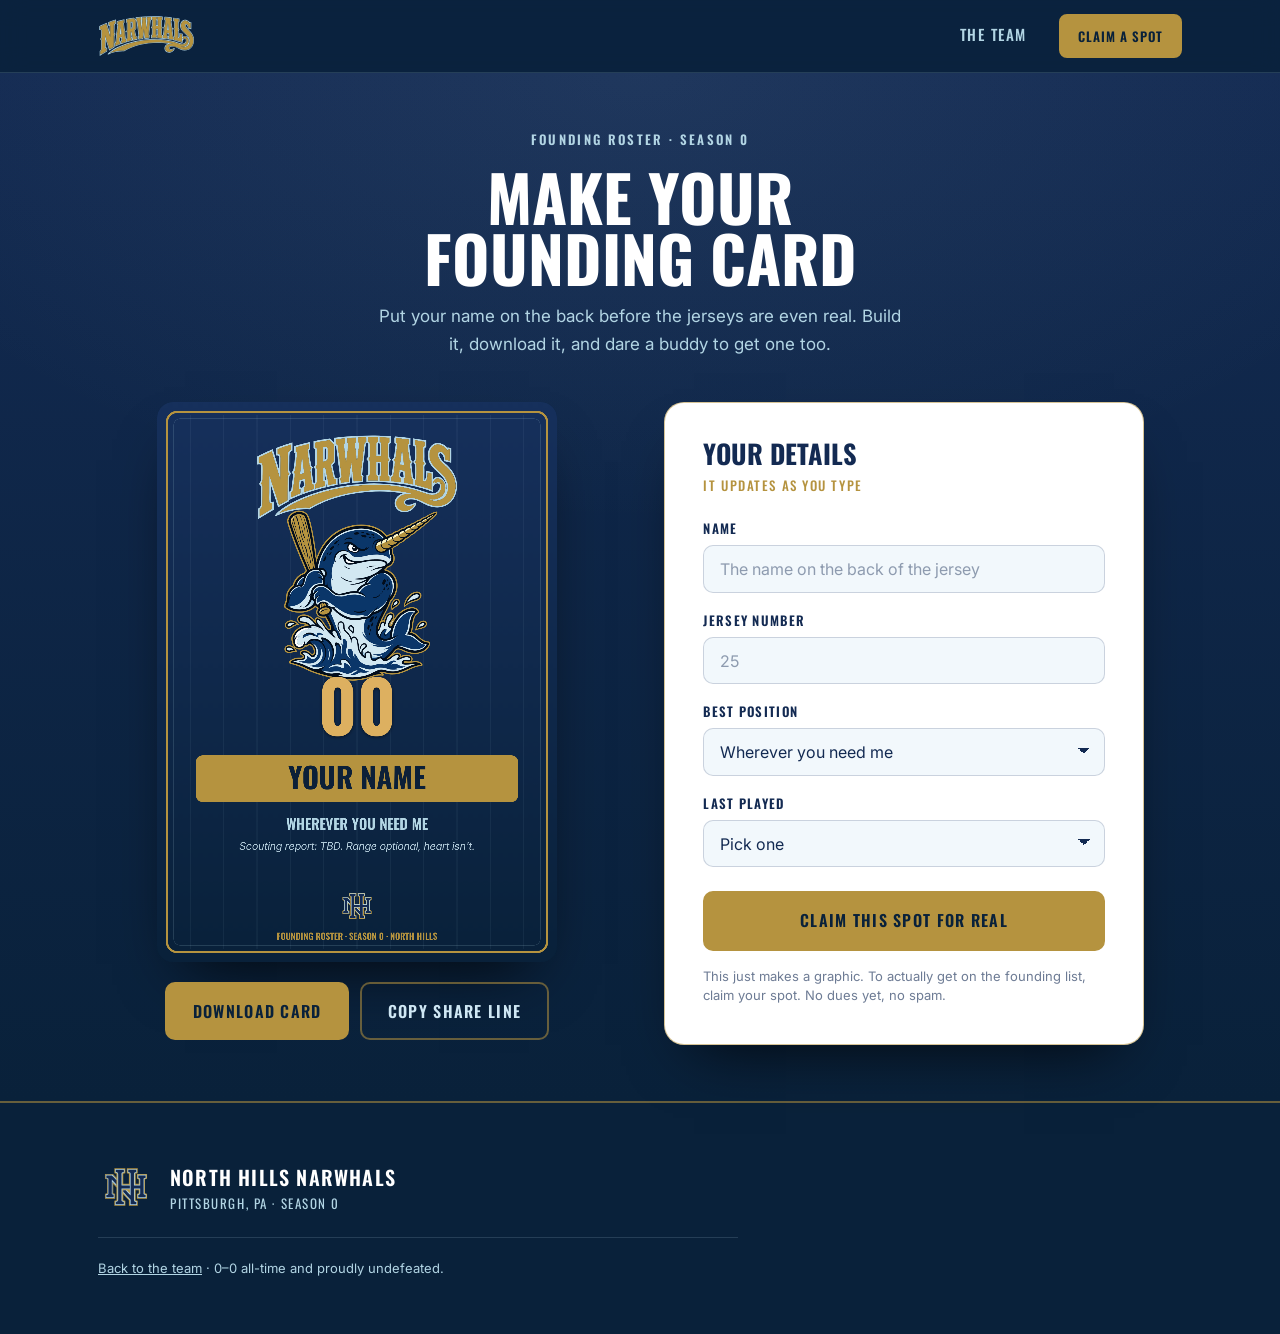
<file: card.html>
<!DOCTYPE html>
<html lang="en">
<head>
  <meta charset="UTF-8" />
  <meta name="viewport" content="width=device-width, initial-scale=1.0" />
  <title>Make Your Founding Card — North Hills Narwhals</title>
  <meta name="description" content="Build your North Hills Narwhals founding-roster card: your name, number, and position in navy and gold. Download it, share it, claim your Season 0 spot." />
  <link rel="canonical" href="https://north-hills-narwhals.vercel.app/card" />
  <meta name="theme-color" content="#09213A" />

  <link rel="icon" type="image/svg+xml" href="assets/Narwhals-Monogram.svg" />
  <link rel="apple-touch-icon" href="assets/Narwhals-Monogram.svg" />

  <meta property="og:title" content="Make Your North Hills Narwhals Founding Card" />
  <meta property="og:description" content="Your name, your number, navy and gold. Build your Season 0 card and claim a roster spot." />
  <meta property="og:type" content="website" />
  <meta property="og:url" content="https://north-hills-narwhals.vercel.app/card" />
  <meta property="og:image" content="https://north-hills-narwhals.vercel.app/assets/og-image.png" />
  <meta property="og:image:width" content="1200" />
  <meta property="og:image:height" content="630" />
  <meta name="twitter:card" content="summary_large_image" />
  <meta name="twitter:image" content="https://north-hills-narwhals.vercel.app/assets/og-image.png" />

  <link rel="preconnect" href="https://fonts.googleapis.com" />
  <link rel="preconnect" href="https://fonts.gstatic.com" crossorigin />
  <link href="https://fonts.googleapis.com/css2?family=Oswald:wght@300;400;500;600;700&family=Inter:wght@400;500;600;700&display=swap" rel="stylesheet" />

  <link rel="stylesheet" href="styles.css" />
  <link rel="stylesheet" href="card.css" />
</head>
<body>
  <a class="skip-link" href="#main">Skip to content</a>

  <header class="site-header" id="top">
    <div class="container header-inner">
      <a class="header-logo" href="/" aria-label="North Hills Narwhals home">
        <span class="logo-plate">
          <svg class="wordmark" viewBox="18 309 978 422" xmlns="http://www.w3.org/2000/svg" role="img" aria-label="Narwhals">
            <defs>
              <!-- Dark-background colorway: gold faces, ice-blue outline -->
              <style>
                .wm0 { fill: #B5933F; }
                .wm1 { fill: #B2D5E4; }
                .wm2 { fill: #B5933F; }
                .wm3 { fill: #B5933F; }
                .wm4 { fill: #B5933F; }
              </style>
            </defs>
            <path class="wm1" d="M956.2,485c-5.8-7.3-12.1-14.1-18.7-20.6-14.2-13.8-32.9-26.4-38.4-46.3-2-7.4,2.1-15.3,9.4-9.9,11.5,8.3,12.5,23.7,12.6,36.1,10.2,1.2,24.2,4.9,34.5,7.1.5-22,.6-47.3.2-69.3-4.8-1.2-11.8-3.2-16.5-3.9l-1.6,1c-2.3-.7-7.9-7-10.5-8.9-61.7-44.1-104,31.2-73,85.4,24.5,42.8,79.3,59.3,79.2,114.9,0,2.5.1,5.4-.8,7.5,0,.1.2.3.3.4l-.5.4h.4s-.2.5-.2.5l-.4-.3.2-.2h-.2c.2-.3.3-.6.5-.9-1.1-1.8-.4-4.4-.2-7.2.4-13.7-9.2-36.3-20.3-44.8-13.1-10-32.7-9.8-43.2,4.1-.2-11,0-22,.5-33-11.1-2-22.5-5.6-33.9-7.8-.2,14.3,2.4,34-7.5,44.9-.1-1.4-.2-2.7-.3-4.1-.8-16,.6-32.5-.1-48.5-.6-13.7,0-15.5,9.2-25.5-8.8-12.5-9.5-13.4-9-29.1.5-14.5-1-29.9.4-44.3.2-2.3,6.5-4.8,8.3-5.6,0-10.6,0-21.3,0-31.9-21.3-3.8-40.8-6.6-62.1-9.7,0,11.2-.1,22.5-.3,33.7,6.1,3.1,8.3,4.6,8.4,11.9,0,12.9,0,25.8,0,38.7,0,5.2.4,11.6-1,16.6-1.2,4-5.4,8.4-8.2,11.4,3.6,4.1,8.9,10.5,8.9,16.3,0,20.5,1.1,41.6-.4,61.9,0,1-1.7,1.8-2.5,2.2-7.6-.8-8.5-29.5-9.5-36.5-1.6-11.2-3.4-23.5-3.8-34.6,2-3.8,3.8-5.9,6.6-9.3-9.2-10.3-9.6-13.6-11.1-27.2-1.8-16.7-5.4-33.9-5.9-50.7,0-1.4,4.5-3.7,5.6-4.3-.4-10.1,0-21.6,0-31.8-23.8-3.2-47.8-5.8-71.8-7.6-2.4,2.7-3.2,3.8-5.1,6.9-.4,8.1,0,17,0,25.1,2.6,2.2,3.8,3.4,6.1,5.9-.4,7.4-6.7,56.9-8.7,61.6-1.8,4.3-6.2,8.2-9.2,11.7,6.4,9.2,7.4,9.3,5.9,20.5-2.2,16.1-4.2,32.3-6.5,48.4-.2,1.5-.8,3-1.7,4.1-3.9,4.7-7.1,1.5-9.9-2-.5-4.2-.4-9.2-.3-13.4.5-15.3-.7-30.9.5-46.1.2-2.5,6.8-10.2,8.6-12.4-3-3.4-8.8-9.6-8.8-14.3-.1-19.5-.6-39.1.2-58.5.1-2.5,5.8-5.1,7.7-6,0-11.1,0-22.3,0-33.4-25-.4-49.9-2.3-75.5-2.5-65.4-.6-130.7,3-195.6,10.8v22c-5.9-6-12.8-13.3-19.2-18.7-23.8,2.6-55.3,7.9-78.8,13.3,0,11.2,0,22.4,0,33.6,3.3,1.2,8.2,2.6,8.3,6.9.7,20.5.2,41.1.3,61.6,0,11.7-1.5,13-8.5,21.9,3.9,3.7,5.6,6,8.3,10.5.5,11.5,0,23.5,0,35.1,0,6.1,2.5,30.5-7.2,29.3-3.5-2.6-8.5-53.3-9.5-61.6-.3-2.5,4.3-10,5.8-12.6-.9-.8-1.7-1.5-2.5-2.3-1.5-1.5-5.9-5.7-6.2-7.9-4-22.8-7.1-46.5-9.9-69.5-.3-2.8,3.8-6.1,5.7-7.8v-33.6c-23.5,4.3-54.3,12.8-77,19.4l-.2,31.3c2.4,1.1,4.1,2.1,6.3,3.4,0,3-.4,7.2-.8,10.2-3.1,22.2-4.3,45.1-8.7,67-.7,3.5-6.3,10.9-8.5,13.8,2.8,3.1,4.8,5.9,6.8,9.5.3,9.9-2.5,22.7-3.4,32.9-1.1,11.8-2.8,24-4.4,35.8-.9,6.7-4.7,9.7-10,13.2-.5,12.7.3,26.4-.2,39.6,19.6-9.4,39.7-18,60-25.7-.3-11,.2-21.6-.4-32.8h-2.2c-1.9-.2-2.1,0-3.8-1.1-2.7-3.6.8-22,1.5-27.9,3.8-1.4,8.2-2.9,12.1-4.2.7,6.8,2.6,15.2,2.3,21.7-.2,4.5-4,7.2-7.2,9.8-.9,9.8,0,23.4.1,33.7,27.7-10.3,54.1-17.9,82.4-25.9,6.5-1.9,13.1-3.6,19.6-5.2,3.7-.9,9.8-2.2,13-3.5,0-4.9,0-9.7,0-14.6,1.3,4.3,2.2,9.7,3,14.1,6-.8,14.2-3,20.4-4.3,9.7-2,19.5-3.9,29.3-5.6-.3-10.9,0-22.6,0-33.5-5.2-.2-6.6,0-11.1-2.6-2.7-5.7-4.3-15.3-5.8-21.8-2.7-11.8-5.3-23.6-7.7-35.4,12.9-18.8,13.7-9.7,13.4-34.5,0-6-.8-57.5.3-59.5,3.2.3,4.1,4.8,4.5,7.6,4.9,33.4,8.7,67,12.8,100.6,1.6,13.1,4,26.5,4.1,39.6,0,2.4-4.4,5.1-6.1,6.3,1.5,10.6,3.1,21.2,4.9,31.8,12.7-2.9,35.4-5.3,48.9-7.1,1.6-9.3,2.7-20.2,3.9-29.7.9-7.6,1.7-15.1,2.4-22.7.9,7.8,1.2,15.3,1.9,23.1,1.1,9.4,2.2,19.2,3.5,28.5,16.8-1.3,33.6-3,50.3-4.1,1.4-10.1,2.5-20.3,3.9-30.5-1.5-.8-6.8-3.5-6.6-5.5,4.5-47.3,10.8-94.5,16.6-141.7,1.4-11.3,11-11.1,12.1-1.4.6,5.5-.9,14.2-.2,20-.1,11.1.4,22.6-.2,33.6-.3,5.5-5.5,11-9,15.2,2.9,3.4,7,7.5,8.3,11.8,1.9,6.4,1,51,.5,60.3-2.9,3.6-3.8,4.1-8,6.1v31.4c37.7-1,75.4.1,113,3.3,12.4,1.2,24.8,2.5,37.1,4,3.5.4,15.8,2.1,18.6,2-.7-3.7.2-26.5.3-31.7-11.6-1.4-6.8-18.4-5.8-26.3l11.2,1.3c.6,3.8,3.4,20.1,2.1,22.7-1.8,1.7-3.6,2.5-6.1,2.9-1.1,6.5.2,23.8,0,31.6,39.2,6.3,77.7,14.1,115.4,26.8,10.2,3.5,20.5,7.1,30.6,10.8,0-13-1-24.8,8.5-35.1,7.3-7.9,26.3-7.8,25,6.1-1,10.4-2.9,19.8-11.2,27-18.8,15.9-43.9,6.3-64.2-.5-12.2-4.1-24.4-8.4-36.6-11.9-27.8-7.8-56.1-13.8-84.6-18-159.9-23.5-341.5,3.6-487.7,72.9-29.5,14-59.4,31.8-84.6,52.6-3.1,2.5-19.9,18.3-16.3,22.5,4,0,18.8-7.1,23.8-9.1,5.2-2,10.4-3.9,15.6-5.6,38.4-13.2,85.1-20.6,125.5-17.9,115.7-70.5,277.4-96,411-80.6,10.2,1.2,22.4,2.3,32.5,4.1-4.8,2.1-10.5,4.3-15,6.9-19.8,11.5-29.6,35.5-20.2,57.1,4.7,10.6,13.4,18.9,24.2,23,27.7,10.7,61.9-4.3,73.5-32.2,1-2.3,1.8-7,.9-9.5-1.1-1.1-.5-.9-1.8-1.2-12.1,4.6-22.4,11-35.7,9.9-5.2-.4-11.5-.3-13.3-6.4-4.9-16.6,18.2-18.4,29.1-18.3,29.2.4,52.2,19.7,78.4,29.6,14.3,5.4,29.1,8.8,44.5,8.7,12.7,0,25.2-2.6,36.9-7.5,17-7.1,31.4-19.4,40.9-35.2,16.1-26.6,20.1-59.3,12.5-89.3-4.6-17.5-12.8-33.9-24.1-48ZM253.5,592v-20.8c8.7-6.3,8.1-11.7,6.9-21.6-.9-7.3-2-14.7-3-22-8.3,2.5-16.6,5.1-24.8,7.9-1,6.5-5.7,33.6-2.3,38.6,1.3,1.8,2.8,2.4,4.9,2.6.7,0,1.3.1,2,.2,0,6.8-.2,13.8-.2,20.6-10.7,4.6-21.5,8.8-32.1,13.7-2.2,1-4.9,2.3-7.1,3.1-1.6,1-4.4,1.9-6.2,2.6,0-5.4-.4-18.7.3-23.7,8.3-6.9,10-11.7,10.9-22.5,1.7-18.9,4.9-38,6.6-56.9.3-3,.4-5.9.5-8.9-1.9-3.5-2.8-5.3-5.2-8.4,1.9-2.6,6.5-8.5,7-11.6,3.3-22,5.6-44.4,8.3-66.5,1.1-9,3.8-15.4-5.3-19.6v-20.8c20.5-5.7,41.9-10.5,61.9-16.1v22c-6.8,4.5-6,9.1-5,16.1,3.1,21.6,5.6,43.3,9.3,64.8.8,4.5,4.7,7.9,8.1,10.6-1.7,2.7-5.1,7.9-4.8,11.2,1.2,15.9,4.1,31.7,5.8,47.6.5,4.4,1.1,8.8,1.9,13.2,1.1,5.7,2.7,7.1,8.2,8.5v21.1c-15.8,5.1-30.6,9.6-46.5,15.1ZM396,443.9c-3.5,6.1-9.4,12.5-13.9,18.2,1.7,8.5,11.6,59.6,15.1,64,2.5,3.2,5.9,4,9.7,4.5.1,6.8.1,13.7,0,20.5-12.1,2.2-24.2,4.7-36.2,7.5-3.8-26.7-10.8-58.4-15.8-85l-9.4,2.7v25.6c.2,8.2-.2,16.5,0,24.7.1,9-.3,12.9,9.1,15.1,0,6.9,0,13.7,0,20.6-5.8,1.8-13.4,3.4-19.4,4.9-9.2,2.4-18.4,4.9-27.6,7.7-.2-7,0-14.2,0-21.3.7-.5,1.4-1,2-1.6,3.3-2.8,5.3-6.2,5.4-11,.3-19.3,1-39.7,0-59-.2-2.8-4.5-7.9-6.3-10,1.7-1.9,3.4-4,4.6-6.3,1.1-2,1.7-4.1,1.9-6.3.7-7.4.5-72.1-.8-75.4-1.3-3.4-4.2-4.7-7.3-5.9v-22.4c17.8-4.5,47.4-8.9,65.9-11.5,4.8-1,19.3,16.1,23.2,20.1v79.6ZM359.2,535.2c-2.5-.5-6.6-1.2-6.6-4.6,0-10.2-.2-20.5,0-30.7,1.7,4.2,5.7,29.6,6.6,35.3ZM550.5,352.1c-11,5.9-9.2,14.7-10.7,26.1l-4.4,36.2-7.1,60.7c-1.1,9.1-2.2,18.1-3.2,27.2-.9,7.8-1.6,10.5,5.7,14.9-.6,6.7-1.3,13.5-2.2,20.2-12.7.3-25.2,1.9-37.9,2.6l-7.4-59c-.9-7.4-2.6-26-4.2-32.3l-12.5,93.7c-11.7,1.1-24.9,3.7-36.9,4.9-.7-6-1.6-14-2.8-19.8,2.6-2.7,5.7-5.5,5.6-9.7,0-5.5-.9-10.9-1.5-16.3l-3.1-26-11.2-89.4c-.7-6.6-1.1-12.5-3.1-18.8-3-2.9-4.4-3.6-8.4-5,0-7.5,0-15.1,0-22.6,14.2-2,31.1-3.6,45.4-4.7,0,7.6,0,15.2.2,22.8-3,1.6-6.6,3.6-6.4,7.4.6,11.1,2.3,22.5,3.6,33.5l6.1,56.2c.7-4.4,1.2-9.4,1.7-13.9,2.6-26.8,7.1-53.9,9.4-80.7-1.5-1.6-2.9-2.4-4.6-3.7v-22.5c13.2-.4,27.7-2.2,41.3-2.7l-.2,22.6c-2.6,1.6-3.1,2.2-5.1,4.4.2,8,2.6,26.5,3.6,34.8,2.2,18.2,3.8,38.2,6.4,56.2l5.1-44.6c1.6-13.1,4.7-33.3,4.9-46.9,0-1.8-3.5-3.8-5.1-4.7.2-7.3.1-15,.1-22.3l35.7-1.3c.8,0,1.8,0,2.6,0,1.5,1.6.8,18.8.8,22.3ZM609.6,358.3c5,.9,5.3,3.1,5.3,7.8,0,15.2.3,30.4,0,45.6-.2.2-.4.5-.6.7h-2.4c0,0-6.3-.3-6.3-.3,0-11.5,0-23,.1-34.5,0-4.9,0-10.5.5-15.3.2-1.9,1.9-2.9,3.4-4ZM607.4,508.6c-3.2-3.3-2-16.3-2-20.5v-33.4c3.1,0,6.4.1,9.4.2-.4,9.5,1.2,47.9-1.3,53.4-2.1,1.6-4.3,2.3-6.2.3ZM661,539.1l-46.7-2.6c-.2-6.7-.2-13.3-.1-20,3.7-2.1,6.9-4.2,7.4-8.8.8-7,.5-14.2.5-21.3v-38.8c-8-.4-15.9-.6-23.8-.7l-.3,39.3c0,6.4-.4,15.3.6,21.5.7,4.3,4,6.5,7.4,8.5,0,6.7.1,13.3.3,20-15.2.2-31.2-.3-46.8-.1v-19.6c9.9-6.7,8.1-11.5,8-22.7-.1-16.5.8-33.3-.4-49.7-.2-2.6-4.9-8.4-6.5-10.5,2.8-3.4,7.1-8.9,7.1-13.5-.3-20.7,1.4-42.1-1-62.5-.3-2.6-4.7-4.9-6.7-5.8l.4-22.1c15.4-.2,30.9-.2,46.3,0l-.2,22.6c-5,1.9-7.4,4.2-7.9,9.8-.5,6.1-.3,12.2-.3,18.3,0,13.1,0,26.2,0,39.2,8,.5,15.7.4,23.8,1,0-11.5,0-23,0-34.5,0-7.7.7-19.8-.9-27.3-.7-3.1-4.1-5.2-6.8-6.6v-22.1c15.6.4,31.1,1,46.6,2-.2,7.2-.2,14.4-.1,21.6l-.8.5c-9,5.3-7.1,13.2-7.1,22.9,0,16.2-.3,32.8.7,48.9.2,3,4.4,8.2,6.3,10.7-2.6,3.3-6.8,8.2-6.8,12.6,0,20.9-1.3,42.6.9,63.3.3,2.6,4.7,4.8,6.7,5.7.2,7.1.2,13.9,0,20.9ZM774.5,555.6c-13-3.5-31.5-6.4-45.2-8.8v-19.6c7.4-2.5,7.2-6.4,6.6-13.2-.8-8.2-1.8-16.4-3-24.6-7.5-1.2-16-2.2-23.6-3.2-.6,7.7-2.4,15.6-3.1,23.4-.8,8.6.6,11.8,7.9,15.7v19.3c-13.5-.7-29.4-4.1-44.1-4.8-.2-6.9-.3-13.7-.2-20.6,11-3.4,10.1-13.1,11.4-23.2,2.1-16,4.8-32.3,5.6-48.3.1-2.5-3.4-7.9-4.8-10,2.8-2.7,7.1-7.2,7.7-11.1,2.8-18.5,5.3-37.1,7.9-55.6,1.2-8.3,1.4-10.9-5.5-15.8,0-7.1,0-14.3.2-21.4,19.7,1.3,42.1,4.2,61.7,6.7v21c-8.5,4.5-6.1,10.7-4.9,19.2,2.8,19.1,4.2,38.6,7.9,57.5.5,2.6,4.9,7.5,6.8,9.5-7,7.8-5.4,11.7-4.1,21.2,2.5,18.2,4.5,36.6,7.3,54.7.8,5,3.9,7.8,7.9,10.4,0,7.1-.1,14.3-.4,21.4ZM861.6,535.8v44.5c-26-9.4-52.5-17.1-79.3-23.3,0-6.4-.4-13.4.1-19.8.4-3.8,6.5-3.8,6.6-8.3.6-23,.9-46.5,0-69.5-.1-3.3-4.3-8.8-6.3-11.4,1.7-1.8,3-3.4,4.3-5.6,1.3-2.3,2.1-4.8,2.3-7.4.7-6.9.7-57.8-.7-62.4-1.1-3.5-3.8-5.3-6.9-7v-21.6c14.7,1.3,32.7,5.2,47.5,7.4-.5,5.5-.4,14.5-.6,20.4-5.4,3-8.3,5.4-8.3,12.1.2,20.1-1.3,41.1.9,61,.3,2.6,4.8,7.8,6.5,9.9-2.7,2.9-6.8,7.9-7.2,11.6-.9,8.4-.5,18.9-.4,27.4v45.1c1.7.4,6.8,1.5,8.1,1.4,15-1.7,14-32,14-42,6.1,1.3,13,3.2,19.2,4.7-.3,10.5.1,21.8,0,32.6ZM975.9,575.1c-2.1,18.8-7.9,36.7-19.8,51.7-13.4,17-33,27.9-54.6,30.3-14.8,1.6-29.7.1-43.9-4.3-35.8-11.5-68.6-40.8-108.1-31.4-15.2,3.6-27.9,18.6-12.5,30.7,13.4,10.5,31.1,4.4,44.4-1.7-5.7,11.6-17.8,23.8-30.2,27.6-59.5,18.1-82.6-55.3-22.5-74.4,15.5-4.9,27-3.8,43-3.8-11.1-2.2-21.8-5.2-33-7.3-20.7-3.8-43.9-6.8-64.8-8.6-127.6-11-283.7,15.6-393.9,82.5-35.8-4.7-88.9,6.5-122.9,17.5-7.3,2.4-14.9,5.6-22.1,8.2,17.2-16.3,51-36.6,72.1-47.5,120.5-61.8,272.4-91,407.5-87.4,56.1,1.1,111.9,9.1,166.1,23.8,14,3.9,28.7,8.8,42.4,13.5,22.6,7.8,52.7,17.9,73-1.1,7.3-6.8,11.5-16.2,11.6-26.2.2-11.3-5.3-15.6-5.4-18.5l2-2.4c-11.5-4.5-18.3-2.6-27,6,1.8-5.2,2.9-7.3,6.1-11.8-6.7,3.2-9.7,5.1-14.8,10.5.6-4.7,1-7.9,3-12.3,3.7-8,13.5-13.8,22.5-12.6,9.7,1.3,18.5,6.6,24.2,14.6,8.4,11.7,10.9,26.5,8.5,40.6-2.3,13.8-10,26.1-21.5,34.1-16,11.1-36,13.6-54.8,10.1-.8-.2-1.7-.3-2.5-.5,30.5,15.1,70,7.5,85.7-24.9,8.5-17.8,9.6-38.3,3-56.9-18.4-51.6-82.5-65.8-84.5-124.4-.7-21.8,6-43.9,28.4-52.8,10.5-4.2,22.3-1.1,31.9,3.6,11.3,5.5,18.2,12.9,25.3,23.2,2.8-2.8,6-7.6,10.3-5.1.8,4.1.5,16.1.5,21-.1,11,0,22.4-.2,33.4l-20.1-4.7c-.1-13.4-2.8-23.1-12.4-33.1-5.2-5.4-14.8-8.3-20.7-2.1-3,3.2-3.6,9.2-3.1,13.3,3.4,27.3,33.1,44.6,50.1,63.7,11.8,13.3,20.9,27,27.2,43.4,6.5,16.6,8.9,34.6,6.8,52.3Z"/>
            <polygon class="wm0" points="932.6 579.5 932.8 579 932.4 579 932.2 579.2 932.6 579.5"/>
            <path class="wm0" d="M932.7,578.1c1-2.2.9-5,.8-7.5l-1,.3c-.2,2.8-.9,5.4.2,7.2Z"/>
            <path class="wm0" d="M932.4,579l.5-.4c-.1-.1-.2-.3-.3-.4-.1.3-.3.6-.5.9h.2Z"/>
            <path class="wm3" d="M941.9,479.4c-17-19.1-46.6-36.4-50.1-63.7-.5-4.1.1-10.1,3.1-13.3,5.9-6.2,15.5-3.3,20.7,2.1,9.6,9.9,12.3,19.6,12.4,33.1l20.1,4.7c.3-11,.1-22.4.2-33.4,0-4.9.3-16.9-.5-21-4.3-2.4-7.5,2.3-10.3,5.1-7.1-10.2-14-17.6-25.3-23.2-9.6-4.7-21.4-7.8-31.9-3.6-22.4,8.9-29.1,31.1-28.4,52.8,2,58.6,66.1,72.8,84.5,124.4,6.5,18.6,5.5,39.1-3,56.9-15.7,32.4-55.2,39.9-85.7,24.9.8.2,1.7.4,2.5.5,18.8,3.5,38.8,1,54.8-10.1,11.5-8,19.2-20.3,21.5-34.1,2.4-14.1,0-28.9-8.5-40.6-5.7-8-14.5-13.3-24.2-14.6-9-1.2-18.8,4.6-22.5,12.6-2,4.4-2.4,7.7-3,12.3,5.1-5.4,8.1-7.3,14.8-10.5-3.2,4.5-4.3,6.7-6.1,11.8,8.7-8.7,15.5-10.6,27-6,3.3,1.8,4.7,2.6,7.7,4.9-3-1.1-6.4-2.4-9.7-2.5.2,2.9,5.6,7.2,5.4,18.5-.1,9.9-4.3,19.4-11.6,26.2-20.2,19-50.4,8.8-73,1.1-13.8-4.7-28.4-9.7-42.4-13.5-54.2-14.8-110-22.8-166.1-23.8-135.1-3.5-286.9,25.6-407.5,87.4-21.1,10.8-55,31.2-72.1,47.5,7.2-2.6,14.8-5.8,22.1-8.2,34-11.1,87.1-22.2,122.9-17.5,110.3-66.9,266.3-93.4,393.9-82.5,21,1.8,44.1,4.7,64.8,8.6,11.2,2.1,22,5,33,7.3-16,0-27.4-1.1-43,3.8-60.1,19.1-37,92.5,22.5,74.4,12.3-3.8,24.5-16,30.2-27.6-13.4,6.1-31,12.2-44.4,1.7-15.4-12.1-2.7-27.1,12.5-30.7,39.5-9.3,72.3,19.9,108.1,31.4,14.2,4.4,29.1,5.9,43.9,4.3,21.5-2.4,41.2-13.3,54.6-30.3,11.9-15,17.7-32.9,19.8-51.7,2.1-17.7-.2-35.7-6.8-52.3-6.3-16.5-15.4-30.1-27.2-43.4Z"/>
            <path class="wm2" d="M904.2,546.7l-2,2.4c3.3,0,6.6,1.4,9.7,2.5-3-2.3-4.4-3.1-7.7-4.9Z"/>
            <path class="wm3" d="M547.1,329.7l-35.7,1.3c0,7.3,0,15.1-.1,22.3,1.6.9,5.1,2.8,5.1,4.7-.2,13.6-3.3,33.9-4.9,46.9l-5.1,44.6c-2.7-18-4.3-38-6.4-56.2-1-8.3-3.3-26.9-3.6-34.8,2-2.2,2.5-2.8,5.1-4.4l.2-22.6c-13.6.5-28,2.3-41.2,2.7v22.5c1.7,1.2,3,2.1,4.5,3.7-2.2,26.8-6.8,53.9-9.4,80.7-.4,4.4-1,9.5-1.7,13.9l-6.1-56.2c-1.3-11.1-2.9-22.4-3.6-33.5-.2-3.8,3.4-5.9,6.4-7.4-.2-7.6-.3-15.2-.2-22.8-14.3,1.2-31.2,2.8-45.4,4.7,0,7.5-.1,15.1,0,22.6,4,1.4,5.4,2.1,8.4,5,2.1,6.3,2.4,12.2,3.1,18.8l11.2,89.4,3.1,26c.7,5.4,1.4,10.8,1.5,16.3,0,4.1-3,6.9-5.6,9.7,1.2,5.8,2.1,13.8,2.8,19.8,12.1-1.2,25.2-3.9,36.9-4.9l12.5-93.7c1.5,6.3,3.3,24.9,4.2,32.3l7.4,59c12.7-.7,25.2-2.3,37.9-2.6.9-6.7,1.6-13.5,2.2-20.2-7.3-4.4-6.5-7.1-5.7-14.9,1-9.1,2.1-18.1,3.2-27.2l7.1-60.7,4.4-36.2c1.4-11.4-.4-20.1,10.7-26.1,0-3.5.7-20.7-.8-22.3-.8,0-1.8,0-2.6,0Z"/>
            <path class="wm3" d="M372.8,344.2c-18.5,2.6-48.1,7-65.9,11.5v22.4c3.1,1.3,6,2.5,7.3,5.9,1.2,3.3,1.5,68,.8,75.4-.2,2.3-.8,4.3-1.9,6.3-1.2,2.3-2.9,4.4-4.6,6.3,1.8,2.1,6.1,7.2,6.3,10,1.1,19.2.4,39.7,0,59,0,4.8-2.1,8.2-5.4,11-.7.6-1.3,1.1-2,1.6,0,7-.2,14.3,0,21.3,9.2-2.7,18.4-5.3,27.6-7.7,6-1.5,13.6-3.1,19.4-4.9,0-6.9.1-13.7,0-20.6-9.4-2.2-9-6.1-9.1-15.1-.1-8.2.2-16.5.2-24.7v-25.6c-.1,0,9.3-2.7,9.3-2.7,5.1,26.7,12,58.4,15.8,85,12-2.8,24.1-5.3,36.2-7.5,0-6.8,0-13.7,0-20.5-3.8-.6-7.2-1.3-9.7-4.5-3.5-4.4-13.4-55.5-15.1-64,4.5-5.7,10.3-12.2,13.9-18.2v-79.6c-3.8-4-18.4-21.1-23.2-20.1ZM365.8,434.9c-1.8,4.7-5.3,6.9-9.8,8.7l-10.5,2.7v-68.1c3.1-.4,6.3-1,9.4-1.5,1.9-.2,3.7-.3,5.6.3,2.2.6,4.2,2.4,5.2,4.5,1.6,3.3,1.7,49.3,0,53.5Z"/>
            <path class="wm1" d="M360.5,376.9c-1.9-.6-3.7-.5-5.6-.3-3.1.5-6.4,1.1-9.4,1.5v68.1s10.5-2.7,10.5-2.7c4.4-1.8,7.9-4,9.8-8.7,1.7-4.2,1.6-50.2,0-53.5-1-2-3-3.8-5.2-4.5ZM359.7,430.4c0,2-1.1,3-2.5,4.2l-4.7,2.5c.3-16.7-.3-33.8.3-50.5,0-1,.8-2,1.4-2.7,2,.1,3.3.4,4.7,1.8,1.6,3.2.5,38.6.8,44.7Z"/>
            <path class="wm3" d="M291.7,547.3c-.8-4.4-1.5-8.8-1.9-13.2-1.7-15.9-4.7-31.7-5.8-47.6-.2-3.3,3.1-8.5,4.8-11.2-3.3-2.7-7.3-6.1-8.1-10.6-3.7-21.5-6.1-43.2-9.3-64.8-1-7.1-1.7-11.7,5-16.1v-22c-20.1,5.6-41.4,10.5-61.9,16.1v20.8c9.1,4.2,6.4,10.6,5.2,19.6-2.7,22.1-5.1,44.5-8.3,66.5-.5,3.1-5,9.1-7,11.6,2.5,3.1,3.4,4.9,5.2,8.4,0,3-.2,6-.5,8.9-1.7,18.9-5,38-6.6,56.9-.9,10.8-2.6,15.5-10.9,22.5.6,4.7,2.3,17.2.9,21.2l.5.8,3.7-1.4,1,.5c2.3-.8,4.9-2.1,7.1-3.1,10.6-4.9,21.4-9.1,32.1-13.7,0-6.8.1-13.8.2-20.6-.7,0-1.3,0-2-.2-2.1-.3-3.6-.8-4.9-2.6-3.4-4.9,1.3-32.1,2.3-38.6,8.2-2.8,16.5-5.4,24.8-7.9,1,7.3,2.1,14.7,3,22,1.2,9.9,1.8,15.3-6.8,21.6v20.8c15.8-5.5,30.6-10,46.5-15.1v-21.1c-5.6-1.4-7.2-2.8-8.3-8.5ZM242.4,504.5l-7,2.1c2.6-23.6,5.7-47.2,7.9-70.9.3-3.5.7-7.3,1.3-10.8,1.4,6,2.7,19.1,3.5,25.6,2.1,16.7,4.2,33.4,6.1,50.1-3.8,1.5-7.9,2.7-11.8,4Z"/>
            <path class="wm4" d="M193.1,615.2l-.5-.8c1.5-4-.3-16.5-.9-21.2-.7,5-.3,18.3-.3,23.7,1.8-.7,4.6-1.6,6.2-2.6l-1-.5-3.7,1.4Z"/>
            <path class="wm1" d="M244.6,424.8c-.7,3.5-1,7.3-1.3,10.8-2.1,23.7-5.3,47.3-7.9,70.9l7-2.1c3.9-1.3,8-2.5,11.8-4-1.9-16.7-4-33.4-6.1-50.1-.8-6.4-2.1-19.6-3.5-25.6Z"/>
            <path class="wm3" d="M654.3,512.5c-2.2-20.8-.9-42.4-.9-63.3,0-4.4,4.2-9.3,6.8-12.6-1.9-2.4-6.1-7.6-6.3-10.7-1-16.1-.7-32.7-.7-48.9,0-9.7-1.9-17.6,7.1-22.9l.8-.5c0-7.2,0-14.4.1-21.6-15.5-1-31-1.6-46.5-2v22.1c2.6,1.4,6,3.4,6.7,6.6,1.6,7.5.9,19.6.9,27.3,0,11.5-.1,23,0,34.5-8-.6-15.8-.5-23.8-1,0-13.1,0-26.2,0-39.2,0-6.1-.2-12.3.3-18.3.5-5.5,2.9-7.9,7.9-9.8l.2-22.6c-15.4-.2-30.9-.2-46.3,0l-.4,22.1c2,.9,6.4,3.2,6.7,5.8,2.4,20.5.7,41.9,1,62.5,0,4.6-4.2,10.1-7.1,13.5,1.6,2.1,6.3,7.9,6.5,10.5,1.1,16.4.2,33.2.4,49.7,0,11.2,1.9,16-8,22.7v19.6c15.5-.2,31.5.3,46.8.1-.1-6.7-.2-13.3-.3-20-3.4-2-6.7-4.2-7.4-8.5-1-6.2-.6-15.1-.6-21.5l.3-39.3c7.9,0,15.8.2,23.7.7v38.8c0,7,.4,14.3-.4,21.3-.5,4.6-3.7,6.7-7.4,8.8,0,6.7-.1,13.3.1,20l46.7,2.6c0-7.1.2-13.9,0-20.9-2-.9-6.4-3.1-6.7-5.7Z"/>
            <path class="wm3" d="M767,523.8c-2.8-18.2-4.8-36.5-7.3-54.7-1.3-9.6-2.9-13.4,4.1-21.2-1.8-2-6.3-6.9-6.8-9.5-3.7-18.9-5.1-38.4-7.9-57.5-1.2-8.5-3.6-14.7,4.8-19.2v-21c-19.5-2.5-41.9-5.4-61.6-6.7-.2,7.1-.3,14.3-.2,21.4,6.9,4.8,6.6,7.5,5.5,15.8-2.6,18.5-5.1,37.1-7.9,55.6-.6,3.9-4.9,8.5-7.7,11.1,1.4,2.2,4.9,7.6,4.8,10-.8,16-3.6,32.3-5.6,48.3-1.3,10.1-.4,19.7-11.4,23.2,0,6.9,0,13.7.2,20.6,14.7.7,30.6,4.1,44.2,4.8v-19.3c-7.3-3.9-8.7-7.1-8-15.7.7-7.7,2.5-15.7,3.1-23.4,7.6,1,16.1,2,23.6,3.2,1.1,8.2,2.1,16.4,3,24.6.7,6.8.9,10.7-6.7,13.2v19.6c13.8,2.4,32.3,5.3,45.3,8.8.3-7.1.4-14.3.4-21.4-4-2.6-7.1-5.5-7.9-10.4ZM721.6,461.2c-3.3-.4-6.5-.8-9.8-1.4,3.2-23.3,6.1-46.6,8.8-69.9.8.8,8.5,65.3,9.4,72.4l-8.5-1Z"/>
            <path class="wm1" d="M711.9,459.8c3.2.6,6.5,1,9.8,1.4l8.5,1c-.9-7.1-8.6-71.5-9.4-72.4-2.7,23.3-5.6,46.6-8.8,69.9Z"/>
            <path class="wm3" d="M842.5,498.6c0,10,1,40.3-14,42-1.3.2-6.3-1-8-1.4v-45.1c-.1-8.5-.6-19,.3-27.4.4-3.8,4.5-8.8,7.2-11.6-1.7-2-6.2-7.3-6.5-9.9-2.2-19.9-.7-40.9-.9-61,0-6.7,2.8-9.1,8.3-12.1.1-5.8,0-14.9.6-20.4-14.8-2.2-32.8-6.1-47.4-7.4v21.6c3,1.6,5.8,3.5,6.8,7,1.4,4.6,1.4,55.5.7,62.4-.2,2.6-1,5.1-2.3,7.4-1.3,2.2-2.6,3.8-4.3,5.6,1.9,2.6,6.1,8.1,6.3,11.4.9,23,.6,46.4,0,69.5-.1,4.5-6.3,4.5-6.6,8.3-.5,6.4-.2,13.3-.1,19.8,26.8,6.2,53.3,13.9,79.2,23.3v-44.5c.3-10.7-.1-22.1.2-32.6-6.2-1.5-13.1-3.4-19.2-4.7Z"/>
            <path class="wm1" d="M95.6,628.3c-.2-23.4,0-46.8.1-70.2,4.6,10.9,9.9,29.2,13.6,40.8,7.2,21.8,14.3,43.7,21.2,65.7,14.5-8.2,28.5-17.4,43.4-24.9,2.8-1.4,5.9-3,8.5-4.5,0-26.2.2-52.5.5-78.7,0-11.9-.1-27.4,1.3-39.3.5-4,6.5-11.7,9.2-15-7.7-7.7-9.6-9.3-9.6-20,0-14.2.2-28.5.4-42.7,0-11-.5-22.6,1.6-33.3,1.2-6.5,8.1-10,13.2-13,0-4.5.3-36.8-.4-38.5l-.5-.2c-26.3,9.1-52,15.9-78,27.4,0,11.7,0,23.4,0,35.1,4.4,0,13.8-1.1,14.3,5.3.4,6.6.2,13.8.1,20.5,0,12.7-.1,25.3-.4,38-3.1-9.2-5.5-18.6-8.5-27.8-7.1-21.9-13.4-44.1-20.6-66-17.6,7.3-34.9,15.1-51.9,23.5-7.2,3.5-15.4,8.2-22.5,11.3,0,12.8,0,25.6,0,38.4,4.8-.6,13.2-2.3,16.9.8,1.5,1.2,1.8,7.8,1.8,9.8,0,13.2,0,26.4-.2,39.7,0,7.5.2,18.2-.8,25.4-.6,4.2-6.6,13.5-8.9,17.1,3.5,3.4,6.7,6.3,9.2,10.5.1,18.5.1,37,0,55.5,0,12.1.5,24.5-1.2,36.4-1,7.3-6.6,11.1-12.2,15,.1,14.7.2,29.5.1,44.2,0,1.9-.4,3.9.4,5.5.7-.1,66.1-39.9,74-44.3.2-13.1.3-26.1.4-39.2-9.6,1.5-14.3,3.6-14.4-8.4ZM102.5,670.8c-7.4,4.9-16.4,9.9-24.1,14.5l-35.6,21.7v-10.9c0,0,0-22,0-22,10.2-8.5,12.8-14.7,13-28,.4-26.6.2-53.3.4-79.9,0-8.2-1.6-9.3-7.3-14.9,4.3-7.2,7.6-13,7.5-21.8-.3-21.6,1-44,0-65.6-.5-11-8.8-12.6-18.3-12.3v-24.6c5.1-3.2,13.1-6.7,18.6-9.5,14.3-7.2,29-13.7,43.6-20.2l26.8,87c4.7,15.2,9.3,31.5,14.5,46.5.7-18.4.2-39.8.3-58.5l.2-31.6c0-6.1.1-12.1-.2-18.2-.6-9.7-4.9-12.3-14-12.9-.1-7.2,0-14.7-.1-22,16-7.9,45.1-16.7,62.6-22.4h1c.6,2,.3,21.1.3,24-10.7,6.4-14.5,12.5-14.7,25.3-.4,22.7-.1,45.5-.4,68.2-.2,11.4,0,12.1,7.5,20.5-2.2,3.1-7,10.3-7.3,13.9-.9,10.1-.6,21.9-.8,32.2-.5,27.1-.7,54.2-.7,81.3-12.9,7.6-26.8,15-40.1,22.7-2.1-5.2-4.1-12.2-5.8-17.8-3.2-10.2-6.5-20.3-9.8-30.5l-31-93.1v81.3c-.1,14.2-.9,30.5.4,44.5.3,3.6,3.1,5.9,5.9,7.8h7.8s0,25.3,0,25.3Z"/>
            <path class="wm3" d="M88.8,637.6c-1.3-14.1-.5-30.3-.4-44.5v-81.3s31,93.1,31,93.1c3.3,10.1,6.6,20.3,9.8,30.5,1.7,5.5,3.7,12.6,5.8,17.8,13.2-7.7,27.1-15.1,40.1-22.7,0-27.1.2-54.2.7-81.3.2-10.2,0-22.1.8-32.2.3-3.6,5.1-10.8,7.3-13.9-7.6-8.4-7.7-9.1-7.5-20.5.3-22.7,0-45.5.4-68.2.2-12.7,4-18.8,14.7-25.3,0-2.9.3-22-.3-23.9h-1c-17.5,5.6-46.6,14.4-62.6,22.3,0,7.3,0,14.7.1,22,9.1.6,13.5,3.2,14,12.9.3,6.1.3,12.1.2,18.2l-.2,31.6c-.2,18.8.4,40.1-.3,58.5-5.2-15-9.7-31.3-14.5-46.5l-26.8-87c-14.6,6.5-29.3,13-43.6,20.2-5.5,2.8-13.6,6.3-18.7,9.5v24.6c9.5-.3,17.8,1.3,18.3,12.3,1.1,21.6-.2,43.9,0,65.6.1,8.8-3.1,14.6-7.5,21.8,5.6,5.5,7.3,6.7,7.3,14.9-.2,26.6,0,53.3-.4,79.9-.2,13.3-2.8,19.5-13,28v22c.1,0,0,10.9,0,10.9l35.6-21.7c7.7-4.6,16.8-9.6,24.1-14.5v-25.3s-7.8,0-7.8,0c-2.8-1.9-5.6-4.3-5.9-7.8Z"/>
          </svg>
        </span>
        <span class="visually-hidden">North Hills Narwhals</span>
      </a>
      <nav class="site-nav" aria-label="Primary">
        <ul class="nav-menu" id="nav-menu" style="clip-path:none;opacity:1;pointer-events:auto;position:static;">
          <li><a href="/">The team</a></li>
          <li><a class="btn btn-gold btn-sm" href="/#signup">Claim a spot</a></li>
        </ul>
      </nav>
    </div>
  </header>

  <main id="main">
    <section class="cardmaker" aria-labelledby="cardmaker-title">
      <div class="container">
        <div class="cardmaker-head">
          <p class="eyebrow">Founding roster · Season 0</p>
          <h1 id="cardmaker-title" class="cardmaker-title">Make your founding card</h1>
          <p class="cardmaker-sub">Put your name on the back before the jerseys are even real. Build it, download it, and dare a buddy to get one too.</p>
        </div>

        <div class="card-layout">
          <div class="card-preview">
            <canvas id="cardCanvas" class="card-canvas" role="img"
              aria-label="Your North Hills Narwhals founding card preview"></canvas>
            <div class="card-buttons">
              <button class="btn btn-gold" id="downloadBtn">Download card</button>
              <button class="btn btn-ghost" id="shareBtn">Copy share line</button>
            </div>
          </div>

          <div class="card-form">
            <div class="form-card">
              <header class="form-card-head">
                <h2 class="form-title">Your details</h2>
                <p class="form-subtitle">It updates as you type</p>
              </header>

              <div class="field">
                <label for="f-name">Name</label>
                <input type="text" id="f-name" maxlength="16" autocomplete="name" placeholder="The name on the back of the jersey" />
              </div>

              <div class="field">
                <label for="f-number">Jersey number</label>
                <input type="text" inputmode="numeric" id="f-number" maxlength="2" placeholder="25" />
              </div>

              <div class="field">
                <label for="f-position">Best position</label>
                <select id="f-position">
                  <option>Pitcher</option>
                  <option>Catcher</option>
                  <option>Infield</option>
                  <option>Outfield</option>
                  <option selected>Wherever you need me</option>
                  <option>Designated hitter, cooler captain</option>
                </select>
              </div>

              <div class="field">
                <label for="f-last">Last played</label>
                <select id="f-last">
                  <option value="">Pick one</option>
                  <option>Still playing somewhere</option>
                  <option>Beer league recently</option>
                  <option>College</option>
                  <option>High school</option>
                  <option>The Clinton administration</option>
                </select>
              </div>

              <a class="btn btn-gold btn-block" href="/#signup">Claim this spot for real</a>
              <p class="fine-print">This just makes a graphic. To actually get on the founding list, claim your spot. No dues yet, no spam.</p>
            </div>
          </div>
        </div>
      </div>
    </section>
  </main>

  <footer class="site-footer">
    <div class="container footer-inner">
      <div class="footer-brand">
        <img class="footer-mark" src="assets/Narwhals-Monogram.svg" alt="" width="56" height="56" aria-hidden="true" />
        <div>
          <p class="footer-name">North Hills Narwhals</p>
          <p class="footer-line">Pittsburgh, PA · Season 0</p>
        </div>
      </div>
      <p class="footer-fine"><a href="/" style="color:var(--ice-blue);">Back to the team</a> · 0&ndash;0 all-time and proudly undefeated.</p>
    </div>
  </footer>

  <script src="card.js"></script>
</body>
</html>
</file>
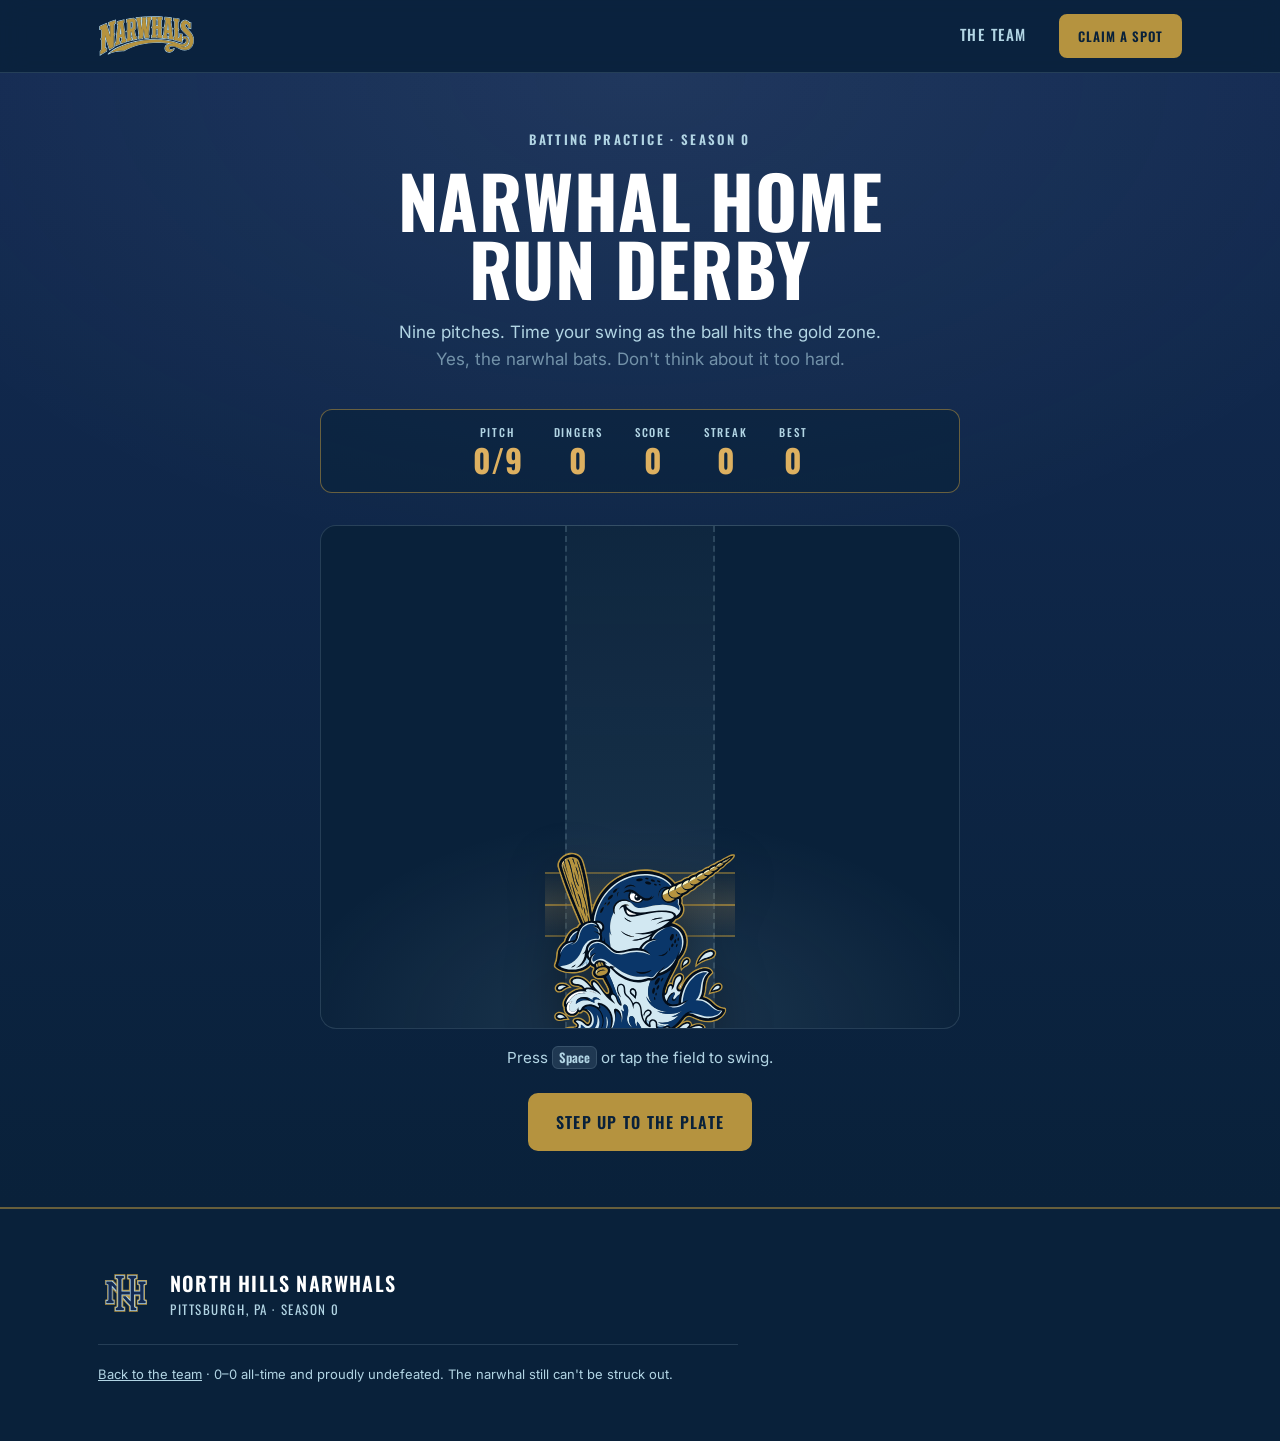
<file: derby.html>
<!DOCTYPE html>
<html lang="en">
<head>
  <meta charset="UTF-8" />
  <meta name="viewport" content="width=device-width, initial-scale=1.0" />
  <title>Narwhal Home Run Derby — North Hills Narwhals</title>
  <meta name="description" content="Take batting practice with the North Hills Narwhals. Time your swing, send it into the river, and see how many dingers you can hit. Season 0 is forming." />
  <link rel="canonical" href="https://north-hills-narwhals.vercel.app/derby" />
  <meta name="theme-color" content="#09213A" />

  <link rel="icon" type="image/svg+xml" href="assets/Narwhals-Monogram.svg" />
  <link rel="apple-touch-icon" href="assets/Narwhals-Monogram.svg" />

  <!-- Open Graph -->
  <meta property="og:title" content="Narwhal Home Run Derby — North Hills Narwhals" />
  <meta property="og:description" content="Time your swing and see how many dingers you can hit. Then claim a Season 0 roster spot." />
  <meta property="og:type" content="website" />
  <meta property="og:url" content="https://north-hills-narwhals.vercel.app/derby" />
  <meta property="og:image" content="https://north-hills-narwhals.vercel.app/assets/og-image.png" />
  <meta property="og:image:width" content="1200" />
  <meta property="og:image:height" content="630" />
  <meta name="twitter:card" content="summary_large_image" />
  <meta name="twitter:image" content="https://north-hills-narwhals.vercel.app/assets/og-image.png" />

  <link rel="preconnect" href="https://fonts.googleapis.com" />
  <link rel="preconnect" href="https://fonts.gstatic.com" crossorigin />
  <link href="https://fonts.googleapis.com/css2?family=Oswald:wght@300;400;500;600;700&family=Inter:wght@400;500;600;700&display=swap" rel="stylesheet" />

  <link rel="stylesheet" href="styles.css" />
  <link rel="stylesheet" href="derby.css" />
</head>
<body>
  <a class="skip-link" href="#main">Skip to content</a>

  <!-- ============================ HEADER ============================ -->
  <header class="site-header" id="top">
    <div class="container header-inner">
      <a class="header-logo" href="/" aria-label="North Hills Narwhals home">
        <span class="logo-plate">
          <svg class="wordmark" viewBox="18 309 978 422" xmlns="http://www.w3.org/2000/svg" role="img" aria-label="Narwhals">
            <defs>
              <!-- Dark-background colorway: gold faces, ice-blue outline -->
              <style>
                .wm0 { fill: #B5933F; }
                .wm1 { fill: #B2D5E4; }
                .wm2 { fill: #B5933F; }
                .wm3 { fill: #B5933F; }
                .wm4 { fill: #B5933F; }
              </style>
            </defs>
            <path class="wm1" d="M956.2,485c-5.8-7.3-12.1-14.1-18.7-20.6-14.2-13.8-32.9-26.4-38.4-46.3-2-7.4,2.1-15.3,9.4-9.9,11.5,8.3,12.5,23.7,12.6,36.1,10.2,1.2,24.2,4.9,34.5,7.1.5-22,.6-47.3.2-69.3-4.8-1.2-11.8-3.2-16.5-3.9l-1.6,1c-2.3-.7-7.9-7-10.5-8.9-61.7-44.1-104,31.2-73,85.4,24.5,42.8,79.3,59.3,79.2,114.9,0,2.5.1,5.4-.8,7.5,0,.1.2.3.3.4l-.5.4h.4s-.2.5-.2.5l-.4-.3.2-.2h-.2c.2-.3.3-.6.5-.9-1.1-1.8-.4-4.4-.2-7.2.4-13.7-9.2-36.3-20.3-44.8-13.1-10-32.7-9.8-43.2,4.1-.2-11,0-22,.5-33-11.1-2-22.5-5.6-33.9-7.8-.2,14.3,2.4,34-7.5,44.9-.1-1.4-.2-2.7-.3-4.1-.8-16,.6-32.5-.1-48.5-.6-13.7,0-15.5,9.2-25.5-8.8-12.5-9.5-13.4-9-29.1.5-14.5-1-29.9.4-44.3.2-2.3,6.5-4.8,8.3-5.6,0-10.6,0-21.3,0-31.9-21.3-3.8-40.8-6.6-62.1-9.7,0,11.2-.1,22.5-.3,33.7,6.1,3.1,8.3,4.6,8.4,11.9,0,12.9,0,25.8,0,38.7,0,5.2.4,11.6-1,16.6-1.2,4-5.4,8.4-8.2,11.4,3.6,4.1,8.9,10.5,8.9,16.3,0,20.5,1.1,41.6-.4,61.9,0,1-1.7,1.8-2.5,2.2-7.6-.8-8.5-29.5-9.5-36.5-1.6-11.2-3.4-23.5-3.8-34.6,2-3.8,3.8-5.9,6.6-9.3-9.2-10.3-9.6-13.6-11.1-27.2-1.8-16.7-5.4-33.9-5.9-50.7,0-1.4,4.5-3.7,5.6-4.3-.4-10.1,0-21.6,0-31.8-23.8-3.2-47.8-5.8-71.8-7.6-2.4,2.7-3.2,3.8-5.1,6.9-.4,8.1,0,17,0,25.1,2.6,2.2,3.8,3.4,6.1,5.9-.4,7.4-6.7,56.9-8.7,61.6-1.8,4.3-6.2,8.2-9.2,11.7,6.4,9.2,7.4,9.3,5.9,20.5-2.2,16.1-4.2,32.3-6.5,48.4-.2,1.5-.8,3-1.7,4.1-3.9,4.7-7.1,1.5-9.9-2-.5-4.2-.4-9.2-.3-13.4.5-15.3-.7-30.9.5-46.1.2-2.5,6.8-10.2,8.6-12.4-3-3.4-8.8-9.6-8.8-14.3-.1-19.5-.6-39.1.2-58.5.1-2.5,5.8-5.1,7.7-6,0-11.1,0-22.3,0-33.4-25-.4-49.9-2.3-75.5-2.5-65.4-.6-130.7,3-195.6,10.8v22c-5.9-6-12.8-13.3-19.2-18.7-23.8,2.6-55.3,7.9-78.8,13.3,0,11.2,0,22.4,0,33.6,3.3,1.2,8.2,2.6,8.3,6.9.7,20.5.2,41.1.3,61.6,0,11.7-1.5,13-8.5,21.9,3.9,3.7,5.6,6,8.3,10.5.5,11.5,0,23.5,0,35.1,0,6.1,2.5,30.5-7.2,29.3-3.5-2.6-8.5-53.3-9.5-61.6-.3-2.5,4.3-10,5.8-12.6-.9-.8-1.7-1.5-2.5-2.3-1.5-1.5-5.9-5.7-6.2-7.9-4-22.8-7.1-46.5-9.9-69.5-.3-2.8,3.8-6.1,5.7-7.8v-33.6c-23.5,4.3-54.3,12.8-77,19.4l-.2,31.3c2.4,1.1,4.1,2.1,6.3,3.4,0,3-.4,7.2-.8,10.2-3.1,22.2-4.3,45.1-8.7,67-.7,3.5-6.3,10.9-8.5,13.8,2.8,3.1,4.8,5.9,6.8,9.5.3,9.9-2.5,22.7-3.4,32.9-1.1,11.8-2.8,24-4.4,35.8-.9,6.7-4.7,9.7-10,13.2-.5,12.7.3,26.4-.2,39.6,19.6-9.4,39.7-18,60-25.7-.3-11,.2-21.6-.4-32.8h-2.2c-1.9-.2-2.1,0-3.8-1.1-2.7-3.6.8-22,1.5-27.9,3.8-1.4,8.2-2.9,12.1-4.2.7,6.8,2.6,15.2,2.3,21.7-.2,4.5-4,7.2-7.2,9.8-.9,9.8,0,23.4.1,33.7,27.7-10.3,54.1-17.9,82.4-25.9,6.5-1.9,13.1-3.6,19.6-5.2,3.7-.9,9.8-2.2,13-3.5,0-4.9,0-9.7,0-14.6,1.3,4.3,2.2,9.7,3,14.1,6-.8,14.2-3,20.4-4.3,9.7-2,19.5-3.9,29.3-5.6-.3-10.9,0-22.6,0-33.5-5.2-.2-6.6,0-11.1-2.6-2.7-5.7-4.3-15.3-5.8-21.8-2.7-11.8-5.3-23.6-7.7-35.4,12.9-18.8,13.7-9.7,13.4-34.5,0-6-.8-57.5.3-59.5,3.2.3,4.1,4.8,4.5,7.6,4.9,33.4,8.7,67,12.8,100.6,1.6,13.1,4,26.5,4.1,39.6,0,2.4-4.4,5.1-6.1,6.3,1.5,10.6,3.1,21.2,4.9,31.8,12.7-2.9,35.4-5.3,48.9-7.1,1.6-9.3,2.7-20.2,3.9-29.7.9-7.6,1.7-15.1,2.4-22.7.9,7.8,1.2,15.3,1.9,23.1,1.1,9.4,2.2,19.2,3.5,28.5,16.8-1.3,33.6-3,50.3-4.1,1.4-10.1,2.5-20.3,3.9-30.5-1.5-.8-6.8-3.5-6.6-5.5,4.5-47.3,10.8-94.5,16.6-141.7,1.4-11.3,11-11.1,12.1-1.4.6,5.5-.9,14.2-.2,20-.1,11.1.4,22.6-.2,33.6-.3,5.5-5.5,11-9,15.2,2.9,3.4,7,7.5,8.3,11.8,1.9,6.4,1,51,.5,60.3-2.9,3.6-3.8,4.1-8,6.1v31.4c37.7-1,75.4.1,113,3.3,12.4,1.2,24.8,2.5,37.1,4,3.5.4,15.8,2.1,18.6,2-.7-3.7.2-26.5.3-31.7-11.6-1.4-6.8-18.4-5.8-26.3l11.2,1.3c.6,3.8,3.4,20.1,2.1,22.7-1.8,1.7-3.6,2.5-6.1,2.9-1.1,6.5.2,23.8,0,31.6,39.2,6.3,77.7,14.1,115.4,26.8,10.2,3.5,20.5,7.1,30.6,10.8,0-13-1-24.8,8.5-35.1,7.3-7.9,26.3-7.8,25,6.1-1,10.4-2.9,19.8-11.2,27-18.8,15.9-43.9,6.3-64.2-.5-12.2-4.1-24.4-8.4-36.6-11.9-27.8-7.8-56.1-13.8-84.6-18-159.9-23.5-341.5,3.6-487.7,72.9-29.5,14-59.4,31.8-84.6,52.6-3.1,2.5-19.9,18.3-16.3,22.5,4,0,18.8-7.1,23.8-9.1,5.2-2,10.4-3.9,15.6-5.6,38.4-13.2,85.1-20.6,125.5-17.9,115.7-70.5,277.4-96,411-80.6,10.2,1.2,22.4,2.3,32.5,4.1-4.8,2.1-10.5,4.3-15,6.9-19.8,11.5-29.6,35.5-20.2,57.1,4.7,10.6,13.4,18.9,24.2,23,27.7,10.7,61.9-4.3,73.5-32.2,1-2.3,1.8-7,.9-9.5-1.1-1.1-.5-.9-1.8-1.2-12.1,4.6-22.4,11-35.7,9.9-5.2-.4-11.5-.3-13.3-6.4-4.9-16.6,18.2-18.4,29.1-18.3,29.2.4,52.2,19.7,78.4,29.6,14.3,5.4,29.1,8.8,44.5,8.7,12.7,0,25.2-2.6,36.9-7.5,17-7.1,31.4-19.4,40.9-35.2,16.1-26.6,20.1-59.3,12.5-89.3-4.6-17.5-12.8-33.9-24.1-48ZM253.5,592v-20.8c8.7-6.3,8.1-11.7,6.9-21.6-.9-7.3-2-14.7-3-22-8.3,2.5-16.6,5.1-24.8,7.9-1,6.5-5.7,33.6-2.3,38.6,1.3,1.8,2.8,2.4,4.9,2.6.7,0,1.3.1,2,.2,0,6.8-.2,13.8-.2,20.6-10.7,4.6-21.5,8.8-32.1,13.7-2.2,1-4.9,2.3-7.1,3.1-1.6,1-4.4,1.9-6.2,2.6,0-5.4-.4-18.7.3-23.7,8.3-6.9,10-11.7,10.9-22.5,1.7-18.9,4.9-38,6.6-56.9.3-3,.4-5.9.5-8.9-1.9-3.5-2.8-5.3-5.2-8.4,1.9-2.6,6.5-8.5,7-11.6,3.3-22,5.6-44.4,8.3-66.5,1.1-9,3.8-15.4-5.3-19.6v-20.8c20.5-5.7,41.9-10.5,61.9-16.1v22c-6.8,4.5-6,9.1-5,16.1,3.1,21.6,5.6,43.3,9.3,64.8.8,4.5,4.7,7.9,8.1,10.6-1.7,2.7-5.1,7.9-4.8,11.2,1.2,15.9,4.1,31.7,5.8,47.6.5,4.4,1.1,8.8,1.9,13.2,1.1,5.7,2.7,7.1,8.2,8.5v21.1c-15.8,5.1-30.6,9.6-46.5,15.1ZM396,443.9c-3.5,6.1-9.4,12.5-13.9,18.2,1.7,8.5,11.6,59.6,15.1,64,2.5,3.2,5.9,4,9.7,4.5.1,6.8.1,13.7,0,20.5-12.1,2.2-24.2,4.7-36.2,7.5-3.8-26.7-10.8-58.4-15.8-85l-9.4,2.7v25.6c.2,8.2-.2,16.5,0,24.7.1,9-.3,12.9,9.1,15.1,0,6.9,0,13.7,0,20.6-5.8,1.8-13.4,3.4-19.4,4.9-9.2,2.4-18.4,4.9-27.6,7.7-.2-7,0-14.2,0-21.3.7-.5,1.4-1,2-1.6,3.3-2.8,5.3-6.2,5.4-11,.3-19.3,1-39.7,0-59-.2-2.8-4.5-7.9-6.3-10,1.7-1.9,3.4-4,4.6-6.3,1.1-2,1.7-4.1,1.9-6.3.7-7.4.5-72.1-.8-75.4-1.3-3.4-4.2-4.7-7.3-5.9v-22.4c17.8-4.5,47.4-8.9,65.9-11.5,4.8-1,19.3,16.1,23.2,20.1v79.6ZM359.2,535.2c-2.5-.5-6.6-1.2-6.6-4.6,0-10.2-.2-20.5,0-30.7,1.7,4.2,5.7,29.6,6.6,35.3ZM550.5,352.1c-11,5.9-9.2,14.7-10.7,26.1l-4.4,36.2-7.1,60.7c-1.1,9.1-2.2,18.1-3.2,27.2-.9,7.8-1.6,10.5,5.7,14.9-.6,6.7-1.3,13.5-2.2,20.2-12.7.3-25.2,1.9-37.9,2.6l-7.4-59c-.9-7.4-2.6-26-4.2-32.3l-12.5,93.7c-11.7,1.1-24.9,3.7-36.9,4.9-.7-6-1.6-14-2.8-19.8,2.6-2.7,5.7-5.5,5.6-9.7,0-5.5-.9-10.9-1.5-16.3l-3.1-26-11.2-89.4c-.7-6.6-1.1-12.5-3.1-18.8-3-2.9-4.4-3.6-8.4-5,0-7.5,0-15.1,0-22.6,14.2-2,31.1-3.6,45.4-4.7,0,7.6,0,15.2.2,22.8-3,1.6-6.6,3.6-6.4,7.4.6,11.1,2.3,22.5,3.6,33.5l6.1,56.2c.7-4.4,1.2-9.4,1.7-13.9,2.6-26.8,7.1-53.9,9.4-80.7-1.5-1.6-2.9-2.4-4.6-3.7v-22.5c13.2-.4,27.7-2.2,41.3-2.7l-.2,22.6c-2.6,1.6-3.1,2.2-5.1,4.4.2,8,2.6,26.5,3.6,34.8,2.2,18.2,3.8,38.2,6.4,56.2l5.1-44.6c1.6-13.1,4.7-33.3,4.9-46.9,0-1.8-3.5-3.8-5.1-4.7.2-7.3.1-15,.1-22.3l35.7-1.3c.8,0,1.8,0,2.6,0,1.5,1.6.8,18.8.8,22.3ZM609.6,358.3c5,.9,5.3,3.1,5.3,7.8,0,15.2.3,30.4,0,45.6-.2.2-.4.5-.6.7h-2.4c0,0-6.3-.3-6.3-.3,0-11.5,0-23,.1-34.5,0-4.9,0-10.5.5-15.3.2-1.9,1.9-2.9,3.4-4ZM607.4,508.6c-3.2-3.3-2-16.3-2-20.5v-33.4c3.1,0,6.4.1,9.4.2-.4,9.5,1.2,47.9-1.3,53.4-2.1,1.6-4.3,2.3-6.2.3ZM661,539.1l-46.7-2.6c-.2-6.7-.2-13.3-.1-20,3.7-2.1,6.9-4.2,7.4-8.8.8-7,.5-14.2.5-21.3v-38.8c-8-.4-15.9-.6-23.8-.7l-.3,39.3c0,6.4-.4,15.3.6,21.5.7,4.3,4,6.5,7.4,8.5,0,6.7.1,13.3.3,20-15.2.2-31.2-.3-46.8-.1v-19.6c9.9-6.7,8.1-11.5,8-22.7-.1-16.5.8-33.3-.4-49.7-.2-2.6-4.9-8.4-6.5-10.5,2.8-3.4,7.1-8.9,7.1-13.5-.3-20.7,1.4-42.1-1-62.5-.3-2.6-4.7-4.9-6.7-5.8l.4-22.1c15.4-.2,30.9-.2,46.3,0l-.2,22.6c-5,1.9-7.4,4.2-7.9,9.8-.5,6.1-.3,12.2-.3,18.3,0,13.1,0,26.2,0,39.2,8,.5,15.7.4,23.8,1,0-11.5,0-23,0-34.5,0-7.7.7-19.8-.9-27.3-.7-3.1-4.1-5.2-6.8-6.6v-22.1c15.6.4,31.1,1,46.6,2-.2,7.2-.2,14.4-.1,21.6l-.8.5c-9,5.3-7.1,13.2-7.1,22.9,0,16.2-.3,32.8.7,48.9.2,3,4.4,8.2,6.3,10.7-2.6,3.3-6.8,8.2-6.8,12.6,0,20.9-1.3,42.6.9,63.3.3,2.6,4.7,4.8,6.7,5.7.2,7.1.2,13.9,0,20.9ZM774.5,555.6c-13-3.5-31.5-6.4-45.2-8.8v-19.6c7.4-2.5,7.2-6.4,6.6-13.2-.8-8.2-1.8-16.4-3-24.6-7.5-1.2-16-2.2-23.6-3.2-.6,7.7-2.4,15.6-3.1,23.4-.8,8.6.6,11.8,7.9,15.7v19.3c-13.5-.7-29.4-4.1-44.1-4.8-.2-6.9-.3-13.7-.2-20.6,11-3.4,10.1-13.1,11.4-23.2,2.1-16,4.8-32.3,5.6-48.3.1-2.5-3.4-7.9-4.8-10,2.8-2.7,7.1-7.2,7.7-11.1,2.8-18.5,5.3-37.1,7.9-55.6,1.2-8.3,1.4-10.9-5.5-15.8,0-7.1,0-14.3.2-21.4,19.7,1.3,42.1,4.2,61.7,6.7v21c-8.5,4.5-6.1,10.7-4.9,19.2,2.8,19.1,4.2,38.6,7.9,57.5.5,2.6,4.9,7.5,6.8,9.5-7,7.8-5.4,11.7-4.1,21.2,2.5,18.2,4.5,36.6,7.3,54.7.8,5,3.9,7.8,7.9,10.4,0,7.1-.1,14.3-.4,21.4ZM861.6,535.8v44.5c-26-9.4-52.5-17.1-79.3-23.3,0-6.4-.4-13.4.1-19.8.4-3.8,6.5-3.8,6.6-8.3.6-23,.9-46.5,0-69.5-.1-3.3-4.3-8.8-6.3-11.4,1.7-1.8,3-3.4,4.3-5.6,1.3-2.3,2.1-4.8,2.3-7.4.7-6.9.7-57.8-.7-62.4-1.1-3.5-3.8-5.3-6.9-7v-21.6c14.7,1.3,32.7,5.2,47.5,7.4-.5,5.5-.4,14.5-.6,20.4-5.4,3-8.3,5.4-8.3,12.1.2,20.1-1.3,41.1.9,61,.3,2.6,4.8,7.8,6.5,9.9-2.7,2.9-6.8,7.9-7.2,11.6-.9,8.4-.5,18.9-.4,27.4v45.1c1.7.4,6.8,1.5,8.1,1.4,15-1.7,14-32,14-42,6.1,1.3,13,3.2,19.2,4.7-.3,10.5.1,21.8,0,32.6ZM975.9,575.1c-2.1,18.8-7.9,36.7-19.8,51.7-13.4,17-33,27.9-54.6,30.3-14.8,1.6-29.7.1-43.9-4.3-35.8-11.5-68.6-40.8-108.1-31.4-15.2,3.6-27.9,18.6-12.5,30.7,13.4,10.5,31.1,4.4,44.4-1.7-5.7,11.6-17.8,23.8-30.2,27.6-59.5,18.1-82.6-55.3-22.5-74.4,15.5-4.9,27-3.8,43-3.8-11.1-2.2-21.8-5.2-33-7.3-20.7-3.8-43.9-6.8-64.8-8.6-127.6-11-283.7,15.6-393.9,82.5-35.8-4.7-88.9,6.5-122.9,17.5-7.3,2.4-14.9,5.6-22.1,8.2,17.2-16.3,51-36.6,72.1-47.5,120.5-61.8,272.4-91,407.5-87.4,56.1,1.1,111.9,9.1,166.1,23.8,14,3.9,28.7,8.8,42.4,13.5,22.6,7.8,52.7,17.9,73-1.1,7.3-6.8,11.5-16.2,11.6-26.2.2-11.3-5.3-15.6-5.4-18.5l2-2.4c-11.5-4.5-18.3-2.6-27,6,1.8-5.2,2.9-7.3,6.1-11.8-6.7,3.2-9.7,5.1-14.8,10.5.6-4.7,1-7.9,3-12.3,3.7-8,13.5-13.8,22.5-12.6,9.7,1.3,18.5,6.6,24.2,14.6,8.4,11.7,10.9,26.5,8.5,40.6-2.3,13.8-10,26.1-21.5,34.1-16,11.1-36,13.6-54.8,10.1-.8-.2-1.7-.3-2.5-.5,30.5,15.1,70,7.5,85.7-24.9,8.5-17.8,9.6-38.3,3-56.9-18.4-51.6-82.5-65.8-84.5-124.4-.7-21.8,6-43.9,28.4-52.8,10.5-4.2,22.3-1.1,31.9,3.6,11.3,5.5,18.2,12.9,25.3,23.2,2.8-2.8,6-7.6,10.3-5.1.8,4.1.5,16.1.5,21-.1,11,0,22.4-.2,33.4l-20.1-4.7c-.1-13.4-2.8-23.1-12.4-33.1-5.2-5.4-14.8-8.3-20.7-2.1-3,3.2-3.6,9.2-3.1,13.3,3.4,27.3,33.1,44.6,50.1,63.7,11.8,13.3,20.9,27,27.2,43.4,6.5,16.6,8.9,34.6,6.8,52.3Z"/>
            <polygon class="wm0" points="932.6 579.5 932.8 579 932.4 579 932.2 579.2 932.6 579.5"/>
            <path class="wm0" d="M932.7,578.1c1-2.2.9-5,.8-7.5l-1,.3c-.2,2.8-.9,5.4.2,7.2Z"/>
            <path class="wm0" d="M932.4,579l.5-.4c-.1-.1-.2-.3-.3-.4-.1.3-.3.6-.5.9h.2Z"/>
            <path class="wm3" d="M941.9,479.4c-17-19.1-46.6-36.4-50.1-63.7-.5-4.1.1-10.1,3.1-13.3,5.9-6.2,15.5-3.3,20.7,2.1,9.6,9.9,12.3,19.6,12.4,33.1l20.1,4.7c.3-11,.1-22.4.2-33.4,0-4.9.3-16.9-.5-21-4.3-2.4-7.5,2.3-10.3,5.1-7.1-10.2-14-17.6-25.3-23.2-9.6-4.7-21.4-7.8-31.9-3.6-22.4,8.9-29.1,31.1-28.4,52.8,2,58.6,66.1,72.8,84.5,124.4,6.5,18.6,5.5,39.1-3,56.9-15.7,32.4-55.2,39.9-85.7,24.9.8.2,1.7.4,2.5.5,18.8,3.5,38.8,1,54.8-10.1,11.5-8,19.2-20.3,21.5-34.1,2.4-14.1,0-28.9-8.5-40.6-5.7-8-14.5-13.3-24.2-14.6-9-1.2-18.8,4.6-22.5,12.6-2,4.4-2.4,7.7-3,12.3,5.1-5.4,8.1-7.3,14.8-10.5-3.2,4.5-4.3,6.7-6.1,11.8,8.7-8.7,15.5-10.6,27-6,3.3,1.8,4.7,2.6,7.7,4.9-3-1.1-6.4-2.4-9.7-2.5.2,2.9,5.6,7.2,5.4,18.5-.1,9.9-4.3,19.4-11.6,26.2-20.2,19-50.4,8.8-73,1.1-13.8-4.7-28.4-9.7-42.4-13.5-54.2-14.8-110-22.8-166.1-23.8-135.1-3.5-286.9,25.6-407.5,87.4-21.1,10.8-55,31.2-72.1,47.5,7.2-2.6,14.8-5.8,22.1-8.2,34-11.1,87.1-22.2,122.9-17.5,110.3-66.9,266.3-93.4,393.9-82.5,21,1.8,44.1,4.7,64.8,8.6,11.2,2.1,22,5,33,7.3-16,0-27.4-1.1-43,3.8-60.1,19.1-37,92.5,22.5,74.4,12.3-3.8,24.5-16,30.2-27.6-13.4,6.1-31,12.2-44.4,1.7-15.4-12.1-2.7-27.1,12.5-30.7,39.5-9.3,72.3,19.9,108.1,31.4,14.2,4.4,29.1,5.9,43.9,4.3,21.5-2.4,41.2-13.3,54.6-30.3,11.9-15,17.7-32.9,19.8-51.7,2.1-17.7-.2-35.7-6.8-52.3-6.3-16.5-15.4-30.1-27.2-43.4Z"/>
            <path class="wm2" d="M904.2,546.7l-2,2.4c3.3,0,6.6,1.4,9.7,2.5-3-2.3-4.4-3.1-7.7-4.9Z"/>
            <path class="wm3" d="M547.1,329.7l-35.7,1.3c0,7.3,0,15.1-.1,22.3,1.6.9,5.1,2.8,5.1,4.7-.2,13.6-3.3,33.9-4.9,46.9l-5.1,44.6c-2.7-18-4.3-38-6.4-56.2-1-8.3-3.3-26.9-3.6-34.8,2-2.2,2.5-2.8,5.1-4.4l.2-22.6c-13.6.5-28,2.3-41.2,2.7v22.5c1.7,1.2,3,2.1,4.5,3.7-2.2,26.8-6.8,53.9-9.4,80.7-.4,4.4-1,9.5-1.7,13.9l-6.1-56.2c-1.3-11.1-2.9-22.4-3.6-33.5-.2-3.8,3.4-5.9,6.4-7.4-.2-7.6-.3-15.2-.2-22.8-14.3,1.2-31.2,2.8-45.4,4.7,0,7.5-.1,15.1,0,22.6,4,1.4,5.4,2.1,8.4,5,2.1,6.3,2.4,12.2,3.1,18.8l11.2,89.4,3.1,26c.7,5.4,1.4,10.8,1.5,16.3,0,4.1-3,6.9-5.6,9.7,1.2,5.8,2.1,13.8,2.8,19.8,12.1-1.2,25.2-3.9,36.9-4.9l12.5-93.7c1.5,6.3,3.3,24.9,4.2,32.3l7.4,59c12.7-.7,25.2-2.3,37.9-2.6.9-6.7,1.6-13.5,2.2-20.2-7.3-4.4-6.5-7.1-5.7-14.9,1-9.1,2.1-18.1,3.2-27.2l7.1-60.7,4.4-36.2c1.4-11.4-.4-20.1,10.7-26.1,0-3.5.7-20.7-.8-22.3-.8,0-1.8,0-2.6,0Z"/>
            <path class="wm3" d="M372.8,344.2c-18.5,2.6-48.1,7-65.9,11.5v22.4c3.1,1.3,6,2.5,7.3,5.9,1.2,3.3,1.5,68,.8,75.4-.2,2.3-.8,4.3-1.9,6.3-1.2,2.3-2.9,4.4-4.6,6.3,1.8,2.1,6.1,7.2,6.3,10,1.1,19.2.4,39.7,0,59,0,4.8-2.1,8.2-5.4,11-.7.6-1.3,1.1-2,1.6,0,7-.2,14.3,0,21.3,9.2-2.7,18.4-5.3,27.6-7.7,6-1.5,13.6-3.1,19.4-4.9,0-6.9.1-13.7,0-20.6-9.4-2.2-9-6.1-9.1-15.1-.1-8.2.2-16.5.2-24.7v-25.6c-.1,0,9.3-2.7,9.3-2.7,5.1,26.7,12,58.4,15.8,85,12-2.8,24.1-5.3,36.2-7.5,0-6.8,0-13.7,0-20.5-3.8-.6-7.2-1.3-9.7-4.5-3.5-4.4-13.4-55.5-15.1-64,4.5-5.7,10.3-12.2,13.9-18.2v-79.6c-3.8-4-18.4-21.1-23.2-20.1ZM365.8,434.9c-1.8,4.7-5.3,6.9-9.8,8.7l-10.5,2.7v-68.1c3.1-.4,6.3-1,9.4-1.5,1.9-.2,3.7-.3,5.6.3,2.2.6,4.2,2.4,5.2,4.5,1.6,3.3,1.7,49.3,0,53.5Z"/>
            <path class="wm1" d="M360.5,376.9c-1.9-.6-3.7-.5-5.6-.3-3.1.5-6.4,1.1-9.4,1.5v68.1s10.5-2.7,10.5-2.7c4.4-1.8,7.9-4,9.8-8.7,1.7-4.2,1.6-50.2,0-53.5-1-2-3-3.8-5.2-4.5ZM359.7,430.4c0,2-1.1,3-2.5,4.2l-4.7,2.5c.3-16.7-.3-33.8.3-50.5,0-1,.8-2,1.4-2.7,2,.1,3.3.4,4.7,1.8,1.6,3.2.5,38.6.8,44.7Z"/>
            <path class="wm3" d="M291.7,547.3c-.8-4.4-1.5-8.8-1.9-13.2-1.7-15.9-4.7-31.7-5.8-47.6-.2-3.3,3.1-8.5,4.8-11.2-3.3-2.7-7.3-6.1-8.1-10.6-3.7-21.5-6.1-43.2-9.3-64.8-1-7.1-1.7-11.7,5-16.1v-22c-20.1,5.6-41.4,10.5-61.9,16.1v20.8c9.1,4.2,6.4,10.6,5.2,19.6-2.7,22.1-5.1,44.5-8.3,66.5-.5,3.1-5,9.1-7,11.6,2.5,3.1,3.4,4.9,5.2,8.4,0,3-.2,6-.5,8.9-1.7,18.9-5,38-6.6,56.9-.9,10.8-2.6,15.5-10.9,22.5.6,4.7,2.3,17.2.9,21.2l.5.8,3.7-1.4,1,.5c2.3-.8,4.9-2.1,7.1-3.1,10.6-4.9,21.4-9.1,32.1-13.7,0-6.8.1-13.8.2-20.6-.7,0-1.3,0-2-.2-2.1-.3-3.6-.8-4.9-2.6-3.4-4.9,1.3-32.1,2.3-38.6,8.2-2.8,16.5-5.4,24.8-7.9,1,7.3,2.1,14.7,3,22,1.2,9.9,1.8,15.3-6.8,21.6v20.8c15.8-5.5,30.6-10,46.5-15.1v-21.1c-5.6-1.4-7.2-2.8-8.3-8.5ZM242.4,504.5l-7,2.1c2.6-23.6,5.7-47.2,7.9-70.9.3-3.5.7-7.3,1.3-10.8,1.4,6,2.7,19.1,3.5,25.6,2.1,16.7,4.2,33.4,6.1,50.1-3.8,1.5-7.9,2.7-11.8,4Z"/>
            <path class="wm4" d="M193.1,615.2l-.5-.8c1.5-4-.3-16.5-.9-21.2-.7,5-.3,18.3-.3,23.7,1.8-.7,4.6-1.6,6.2-2.6l-1-.5-3.7,1.4Z"/>
            <path class="wm1" d="M244.6,424.8c-.7,3.5-1,7.3-1.3,10.8-2.1,23.7-5.3,47.3-7.9,70.9l7-2.1c3.9-1.3,8-2.5,11.8-4-1.9-16.7-4-33.4-6.1-50.1-.8-6.4-2.1-19.6-3.5-25.6Z"/>
            <path class="wm3" d="M654.3,512.5c-2.2-20.8-.9-42.4-.9-63.3,0-4.4,4.2-9.3,6.8-12.6-1.9-2.4-6.1-7.6-6.3-10.7-1-16.1-.7-32.7-.7-48.9,0-9.7-1.9-17.6,7.1-22.9l.8-.5c0-7.2,0-14.4.1-21.6-15.5-1-31-1.6-46.5-2v22.1c2.6,1.4,6,3.4,6.7,6.6,1.6,7.5.9,19.6.9,27.3,0,11.5-.1,23,0,34.5-8-.6-15.8-.5-23.8-1,0-13.1,0-26.2,0-39.2,0-6.1-.2-12.3.3-18.3.5-5.5,2.9-7.9,7.9-9.8l.2-22.6c-15.4-.2-30.9-.2-46.3,0l-.4,22.1c2,.9,6.4,3.2,6.7,5.8,2.4,20.5.7,41.9,1,62.5,0,4.6-4.2,10.1-7.1,13.5,1.6,2.1,6.3,7.9,6.5,10.5,1.1,16.4.2,33.2.4,49.7,0,11.2,1.9,16-8,22.7v19.6c15.5-.2,31.5.3,46.8.1-.1-6.7-.2-13.3-.3-20-3.4-2-6.7-4.2-7.4-8.5-1-6.2-.6-15.1-.6-21.5l.3-39.3c7.9,0,15.8.2,23.7.7v38.8c0,7,.4,14.3-.4,21.3-.5,4.6-3.7,6.7-7.4,8.8,0,6.7-.1,13.3.1,20l46.7,2.6c0-7.1.2-13.9,0-20.9-2-.9-6.4-3.1-6.7-5.7Z"/>
            <path class="wm3" d="M767,523.8c-2.8-18.2-4.8-36.5-7.3-54.7-1.3-9.6-2.9-13.4,4.1-21.2-1.8-2-6.3-6.9-6.8-9.5-3.7-18.9-5.1-38.4-7.9-57.5-1.2-8.5-3.6-14.7,4.8-19.2v-21c-19.5-2.5-41.9-5.4-61.6-6.7-.2,7.1-.3,14.3-.2,21.4,6.9,4.8,6.6,7.5,5.5,15.8-2.6,18.5-5.1,37.1-7.9,55.6-.6,3.9-4.9,8.5-7.7,11.1,1.4,2.2,4.9,7.6,4.8,10-.8,16-3.6,32.3-5.6,48.3-1.3,10.1-.4,19.7-11.4,23.2,0,6.9,0,13.7.2,20.6,14.7.7,30.6,4.1,44.2,4.8v-19.3c-7.3-3.9-8.7-7.1-8-15.7.7-7.7,2.5-15.7,3.1-23.4,7.6,1,16.1,2,23.6,3.2,1.1,8.2,2.1,16.4,3,24.6.7,6.8.9,10.7-6.7,13.2v19.6c13.8,2.4,32.3,5.3,45.3,8.8.3-7.1.4-14.3.4-21.4-4-2.6-7.1-5.5-7.9-10.4ZM721.6,461.2c-3.3-.4-6.5-.8-9.8-1.4,3.2-23.3,6.1-46.6,8.8-69.9.8.8,8.5,65.3,9.4,72.4l-8.5-1Z"/>
            <path class="wm1" d="M711.9,459.8c3.2.6,6.5,1,9.8,1.4l8.5,1c-.9-7.1-8.6-71.5-9.4-72.4-2.7,23.3-5.6,46.6-8.8,69.9Z"/>
            <path class="wm3" d="M842.5,498.6c0,10,1,40.3-14,42-1.3.2-6.3-1-8-1.4v-45.1c-.1-8.5-.6-19,.3-27.4.4-3.8,4.5-8.8,7.2-11.6-1.7-2-6.2-7.3-6.5-9.9-2.2-19.9-.7-40.9-.9-61,0-6.7,2.8-9.1,8.3-12.1.1-5.8,0-14.9.6-20.4-14.8-2.2-32.8-6.1-47.4-7.4v21.6c3,1.6,5.8,3.5,6.8,7,1.4,4.6,1.4,55.5.7,62.4-.2,2.6-1,5.1-2.3,7.4-1.3,2.2-2.6,3.8-4.3,5.6,1.9,2.6,6.1,8.1,6.3,11.4.9,23,.6,46.4,0,69.5-.1,4.5-6.3,4.5-6.6,8.3-.5,6.4-.2,13.3-.1,19.8,26.8,6.2,53.3,13.9,79.2,23.3v-44.5c.3-10.7-.1-22.1.2-32.6-6.2-1.5-13.1-3.4-19.2-4.7Z"/>
            <path class="wm1" d="M95.6,628.3c-.2-23.4,0-46.8.1-70.2,4.6,10.9,9.9,29.2,13.6,40.8,7.2,21.8,14.3,43.7,21.2,65.7,14.5-8.2,28.5-17.4,43.4-24.9,2.8-1.4,5.9-3,8.5-4.5,0-26.2.2-52.5.5-78.7,0-11.9-.1-27.4,1.3-39.3.5-4,6.5-11.7,9.2-15-7.7-7.7-9.6-9.3-9.6-20,0-14.2.2-28.5.4-42.7,0-11-.5-22.6,1.6-33.3,1.2-6.5,8.1-10,13.2-13,0-4.5.3-36.8-.4-38.5l-.5-.2c-26.3,9.1-52,15.9-78,27.4,0,11.7,0,23.4,0,35.1,4.4,0,13.8-1.1,14.3,5.3.4,6.6.2,13.8.1,20.5,0,12.7-.1,25.3-.4,38-3.1-9.2-5.5-18.6-8.5-27.8-7.1-21.9-13.4-44.1-20.6-66-17.6,7.3-34.9,15.1-51.9,23.5-7.2,3.5-15.4,8.2-22.5,11.3,0,12.8,0,25.6,0,38.4,4.8-.6,13.2-2.3,16.9.8,1.5,1.2,1.8,7.8,1.8,9.8,0,13.2,0,26.4-.2,39.7,0,7.5.2,18.2-.8,25.4-.6,4.2-6.6,13.5-8.9,17.1,3.5,3.4,6.7,6.3,9.2,10.5.1,18.5.1,37,0,55.5,0,12.1.5,24.5-1.2,36.4-1,7.3-6.6,11.1-12.2,15,.1,14.7.2,29.5.1,44.2,0,1.9-.4,3.9.4,5.5.7-.1,66.1-39.9,74-44.3.2-13.1.3-26.1.4-39.2-9.6,1.5-14.3,3.6-14.4-8.4ZM102.5,670.8c-7.4,4.9-16.4,9.9-24.1,14.5l-35.6,21.7v-10.9c0,0,0-22,0-22,10.2-8.5,12.8-14.7,13-28,.4-26.6.2-53.3.4-79.9,0-8.2-1.6-9.3-7.3-14.9,4.3-7.2,7.6-13,7.5-21.8-.3-21.6,1-44,0-65.6-.5-11-8.8-12.6-18.3-12.3v-24.6c5.1-3.2,13.1-6.7,18.6-9.5,14.3-7.2,29-13.7,43.6-20.2l26.8,87c4.7,15.2,9.3,31.5,14.5,46.5.7-18.4.2-39.8.3-58.5l.2-31.6c0-6.1.1-12.1-.2-18.2-.6-9.7-4.9-12.3-14-12.9-.1-7.2,0-14.7-.1-22,16-7.9,45.1-16.7,62.6-22.4h1c.6,2,.3,21.1.3,24-10.7,6.4-14.5,12.5-14.7,25.3-.4,22.7-.1,45.5-.4,68.2-.2,11.4,0,12.1,7.5,20.5-2.2,3.1-7,10.3-7.3,13.9-.9,10.1-.6,21.9-.8,32.2-.5,27.1-.7,54.2-.7,81.3-12.9,7.6-26.8,15-40.1,22.7-2.1-5.2-4.1-12.2-5.8-17.8-3.2-10.2-6.5-20.3-9.8-30.5l-31-93.1v81.3c-.1,14.2-.9,30.5.4,44.5.3,3.6,3.1,5.9,5.9,7.8h7.8s0,25.3,0,25.3Z"/>
            <path class="wm3" d="M88.8,637.6c-1.3-14.1-.5-30.3-.4-44.5v-81.3s31,93.1,31,93.1c3.3,10.1,6.6,20.3,9.8,30.5,1.7,5.5,3.7,12.6,5.8,17.8,13.2-7.7,27.1-15.1,40.1-22.7,0-27.1.2-54.2.7-81.3.2-10.2,0-22.1.8-32.2.3-3.6,5.1-10.8,7.3-13.9-7.6-8.4-7.7-9.1-7.5-20.5.3-22.7,0-45.5.4-68.2.2-12.7,4-18.8,14.7-25.3,0-2.9.3-22-.3-23.9h-1c-17.5,5.6-46.6,14.4-62.6,22.3,0,7.3,0,14.7.1,22,9.1.6,13.5,3.2,14,12.9.3,6.1.3,12.1.2,18.2l-.2,31.6c-.2,18.8.4,40.1-.3,58.5-5.2-15-9.7-31.3-14.5-46.5l-26.8-87c-14.6,6.5-29.3,13-43.6,20.2-5.5,2.8-13.6,6.3-18.7,9.5v24.6c9.5-.3,17.8,1.3,18.3,12.3,1.1,21.6-.2,43.9,0,65.6.1,8.8-3.1,14.6-7.5,21.8,5.6,5.5,7.3,6.7,7.3,14.9-.2,26.6,0,53.3-.4,79.9-.2,13.3-2.8,19.5-13,28v22c.1,0,0,10.9,0,10.9l35.6-21.7c7.7-4.6,16.8-9.6,24.1-14.5v-25.3s-7.8,0-7.8,0c-2.8-1.9-5.6-4.3-5.9-7.8Z"/>
          </svg>
        </span>
        <span class="visually-hidden">North Hills Narwhals</span>
      </a>
      <nav class="site-nav" aria-label="Primary">
        <ul class="nav-menu" id="nav-menu" style="clip-path:none;opacity:1;pointer-events:auto;position:static;">
          <li><a href="/">The team</a></li>
          <li><a class="btn btn-gold btn-sm" href="/#signup">Claim a spot</a></li>
        </ul>
      </nav>
    </div>
  </header>

  <main id="main">
    <section class="derby" aria-labelledby="derby-title">
      <div class="container">
        <div class="derby-head">
          <p class="eyebrow">Batting practice · Season 0</p>
          <h1 id="derby-title" class="derby-title">Narwhal Home Run Derby</h1>
          <p class="derby-sub">Nine pitches. Time your swing as the ball hits the gold zone. <span>Yes, the narwhal bats. Don't think about it too hard.</span></p>
        </div>

        <div class="scoreboard-mini" aria-label="Scoreboard">
          <div class="sb-item"><span class="sb-label">Pitch</span><span class="sb-value" id="pitchNum">0/9</span></div>
          <div class="sb-item"><span class="sb-label">Dingers</span><span class="sb-value" id="homers">0</span></div>
          <div class="sb-item"><span class="sb-label">Score</span><span class="sb-value" id="score">0</span></div>
          <div class="sb-item"><span class="sb-label">Streak</span><span class="sb-value" id="streak">0</span></div>
          <div class="sb-item"><span class="sb-label">Best</span><span class="sb-value" id="best">0</span></div>
        </div>

        <div class="field" id="field" role="application" tabindex="0"
             aria-label="Home Run Derby field. Press space or tap to swing when the ball reaches the gold zone.">
          <div class="lane"></div>
          <div class="contact-zone" aria-hidden="true"></div>
          <div class="ball" id="ball" aria-hidden="true">
            <svg viewBox="0 0 100 100" xmlns="http://www.w3.org/2000/svg">
              <circle cx="50" cy="50" r="47" fill="#ffffff" stroke="#d7e2ea" stroke-width="2" />
              <path d="M24 13 Q42 50 24 87" fill="none" stroke="#c0392b" stroke-width="4" stroke-linecap="round" stroke-dasharray="2 7" />
              <path d="M76 13 Q58 50 76 87" fill="none" stroke="#c0392b" stroke-width="4" stroke-linecap="round" stroke-dasharray="2 7" />
            </svg>
          </div>
          <img class="batter" id="batter" src="assets/Narwhals-Primary.svg" alt="" aria-hidden="true" />
          <div class="verdict" id="verdict" aria-hidden="true"></div>
        </div>

        <p class="hint" id="hint">Press <kbd>Space</kbd> or tap the field to swing.</p>

        <div class="derby-actions">
          <button class="btn btn-gold" id="actionBtn">Step up to the plate</button>
        </div>

        <p class="visually-hidden" id="srStatus" role="status" aria-live="polite"></p>

        <div class="gameover" id="gameover" hidden>
          <h2 id="goTitle"></h2>
          <p id="goMsg"></p>
          <div class="derby-actions">
            <button class="btn btn-gold" id="againBtn">Swing again</button>
            <a class="btn btn-ghost" href="/#signup">Claim a roster spot</a>
            <button class="btn btn-ghost" id="shareBtn">Copy my line</button>
          </div>
        </div>
      </div>
    </section>
  </main>

  <footer class="site-footer">
    <div class="container footer-inner">
      <div class="footer-brand">
        <img class="footer-mark" src="assets/Narwhals-Monogram.svg" alt="" width="56" height="56" aria-hidden="true" />
        <div>
          <p class="footer-name">North Hills Narwhals</p>
          <p class="footer-line">Pittsburgh, PA · Season 0</p>
        </div>
      </div>
      <p class="footer-fine"><a href="/" style="color:var(--ice-blue);">Back to the team</a> · 0&ndash;0 all-time and proudly undefeated. The narwhal still can't be struck out.</p>
    </div>
  </footer>

  <script src="derby.js"></script>
</body>
</html>
</file>
<file: styles.css>
/* =================================================================
   North Hills Narwhals — Season 0
   Design system built off six flat brand colors + Oswald / Inter.
   ================================================================= */

:root {
  /* Brand colors (verbatim from brand.md) */
  --navy:       #132A52;
  --deep-navy:  #09213A;
  --ice-blue:   #B2D5E4;
  --ice-light:  #CFE7F4;
  --gold:       #B5933F;
  --gold-light: #DDB060;

  /* Neutrals (white used sparingly, for legibility only) */
  --white: #FFFFFF;

  /* Roles */
  --bg:            var(--navy);
  --bg-deep:       var(--deep-navy);
  --text:          var(--ice-light);   /* body on navy */
  --text-strong:   var(--white);       /* headlines on navy */
  --text-muted:    var(--ice-blue);    /* secondary + labels on navy */
  --accent:        var(--gold);
  --accent-bright: var(--gold-light);

  /* Type */
  --font-display: "Oswald", system-ui, sans-serif;
  --font-body: "Inter", system-ui, -apple-system, sans-serif;

  /* Layout */
  --container: 1180px;
  --gutter: clamp(1.25rem, 5vw, 3rem);
  --radius: 14px;
  --radius-lg: 20px;

  /* Hairlines / borders */
  --line: rgba(178, 213, 228, 0.16);     /* ice-blue at low alpha */
  --line-gold: rgba(181, 147, 63, 0.55);

  --shadow-card: 0 18px 40px -24px rgba(0, 0, 0, 0.7);
  --ease: cubic-bezier(0.22, 0.61, 0.36, 1);
}

/* ----------------------------- Reset ---------------------------- */
*, *::before, *::after { box-sizing: border-box; }

html { scroll-behavior: smooth; -webkit-text-size-adjust: 100%; }

body {
  margin: 0;
  font-family: var(--font-body);
  font-size: 1.0625rem;       /* 17px */
  line-height: 1.6;
  color: var(--text);
  background-color: var(--navy);
  -webkit-font-smoothing: antialiased;
  text-rendering: optimizeLegibility;
}

img, svg { display: block; max-width: 100%; }
a { color: inherit; }

h1, h2, h3 { margin: 0; }
p { margin: 0; }

ul { margin: 0; padding: 0; list-style: none; }

/* --------------------------- Utilities -------------------------- */
.container {
  width: 100%;
  max-width: var(--container);
  margin-inline: auto;
  padding-inline: var(--gutter);
}

.visually-hidden {
  position: absolute !important;
  width: 1px; height: 1px;
  margin: -1px; padding: 0; border: 0;
  clip: rect(0 0 0 0); clip-path: inset(50%);
  overflow: hidden; white-space: nowrap;
}

.skip-link {
  position: absolute;
  left: 50%;
  top: 0.5rem;
  transform: translate(-50%, -200%);
  background: var(--gold);
  color: var(--deep-navy);
  font-family: var(--font-display);
  font-weight: 600;
  text-transform: uppercase;
  letter-spacing: 0.08em;
  padding: 0.6rem 1.1rem;
  border-radius: 8px;
  text-decoration: none;
  z-index: 200;
  transition: transform 0.2s var(--ease);
}
.skip-link:focus { transform: translate(-50%, 0); }

.eyebrow {
  font-family: var(--font-display);
  font-weight: 600;
  font-size: 0.8125rem;
  text-transform: uppercase;
  letter-spacing: 0.18em;
  color: var(--ice-blue);
  margin-bottom: 1rem;
}

.section-title {
  font-family: var(--font-display);
  font-weight: 600;
  text-transform: uppercase;
  line-height: 0.98;
  letter-spacing: 0.005em;
  font-size: clamp(2rem, 5vw, 3.5rem);
  color: var(--text-strong);
  text-wrap: balance;
}

/* --------------------------- Buttons ---------------------------- */
.btn {
  --btn-py: 0.95rem;
  --btn-px: 1.6rem;
  display: inline-flex;
  align-items: center;
  justify-content: center;
  gap: 0.5rem;
  font-family: var(--font-display);
  font-weight: 600;
  font-size: 1rem;
  text-transform: uppercase;
  letter-spacing: 0.08em;
  text-decoration: none;
  padding: var(--btn-py) var(--btn-px);
  border-radius: 10px;
  border: 2px solid transparent;
  cursor: pointer;
  transition: transform 0.18s var(--ease), background-color 0.18s var(--ease),
              color 0.18s var(--ease), border-color 0.18s var(--ease);
}
.btn:hover { transform: translateY(-2px); }
.btn:active { transform: translateY(0); }

.btn-gold {
  background: var(--gold);
  color: var(--deep-navy);
  border-color: var(--gold);
}
.btn-gold:hover { background: var(--gold-light); border-color: var(--gold-light); }

.btn-ghost {
  background: transparent;
  color: var(--ice-light);
  border-color: var(--line-gold);
}
.btn-ghost:hover { border-color: var(--gold-light); color: var(--white); }

.btn-sm { --btn-py: 0.6rem; --btn-px: 1.05rem; font-size: 0.8125rem; border-radius: 8px; }
.btn-block { width: 100%; }

/* ---------------------- Focus visibility ------------------------ */
:focus-visible {
  outline: 3px solid var(--gold-light);
  outline-offset: 3px;
  border-radius: 4px;
}
.btn:focus-visible { outline-offset: 4px; }

/* ============================ HEADER ============================= */
.site-header {
  position: sticky;
  top: 0;
  z-index: 100;
  background: rgba(9, 33, 58, 0.82);
  backdrop-filter: blur(12px);
  -webkit-backdrop-filter: blur(12px);
  border-bottom: 1px solid var(--line);
}
.header-inner {
  display: flex;
  align-items: center;
  justify-content: space-between;
  gap: 1rem;
  min-height: 72px;
}

.header-logo {
  display: inline-flex;
  align-items: center;
  text-decoration: none;
  border-radius: 12px;
}
/* Dark-background wordmark (gold faces, ice-blue outline) sits straight on navy */
.logo-plate {
  display: inline-flex;
  align-items: center;
  padding: 0.25rem 0;
}
.wordmark {
  height: 42px;
  width: auto;
}

/* Nav */
.nav-menu {
  display: flex;
  align-items: center;
  gap: clamp(1rem, 2.5vw, 2rem);
}
.nav-menu a:not(.btn) {
  font-family: var(--font-display);
  font-weight: 500;
  font-size: 0.9375rem;
  text-transform: uppercase;
  letter-spacing: 0.1em;
  color: var(--ice-blue);
  text-decoration: none;
  padding: 0.4rem 0;
  position: relative;
  transition: color 0.18s var(--ease);
}
.nav-menu a:not(.btn)::after {
  content: "";
  position: absolute;
  left: 0; right: 0; bottom: -2px;
  height: 2px;
  background: var(--gold);
  transform: scaleX(0);
  transform-origin: left;
  transition: transform 0.22s var(--ease);
}
.nav-menu a:not(.btn):hover { color: var(--white); }
.nav-menu a:not(.btn):hover::after { transform: scaleX(1); }

.nav-toggle {
  display: none;
  flex-direction: column;
  justify-content: center;
  gap: 5px;
  width: 44px; height: 44px;
  padding: 0;
  background: transparent;
  border: 1px solid var(--line);
  border-radius: 10px;
  cursor: pointer;
}
.nav-toggle-bar {
  display: block;
  width: 20px; height: 2px;
  margin-inline: auto;
  background: var(--ice-light);
  transition: transform 0.22s var(--ease), opacity 0.22s var(--ease);
}

/* ============================= HERO ============================= */
.hero {
  position: relative;
  overflow: hidden;
  background:
    radial-gradient(120% 90% at 85% 0%, rgba(178, 213, 228, 0.10), transparent 55%),
    linear-gradient(180deg, var(--navy) 0%, var(--deep-navy) 100%);
}
.hero-glow {
  position: absolute;
  width: 720px; height: 720px;
  right: -120px; top: -180px;
  background: radial-gradient(circle, rgba(181, 147, 63, 0.16), transparent 62%);
  pointer-events: none;
  filter: blur(8px);
}
.hero-inner {
  position: relative;
  display: grid;
  grid-template-columns: 1.05fr 0.95fr;
  align-items: center;
  gap: clamp(1.5rem, 4vw, 3.5rem);
  padding-top: clamp(3rem, 7vw, 5.5rem);
  padding-bottom: clamp(3rem, 7vw, 5.5rem);
}

.hero-title {
  font-family: var(--font-display);
  font-weight: 700;
  text-transform: uppercase;
  font-size: clamp(2.85rem, 8vw, 6rem);
  line-height: 0.9;
  letter-spacing: -0.005em;
  color: var(--text-strong);
  margin-bottom: 1.4rem;
  text-wrap: balance;
}
.lede {
  font-size: clamp(1.0625rem, 1.6vw, 1.25rem);
  color: var(--ice-light);
  max-width: 34ch;
  margin-bottom: 2rem;
}
.hero-actions { display: flex; flex-wrap: wrap; gap: 0.9rem; }

.hero-art { display: flex; justify-content: center; }
.mascot {
  width: min(100%, 520px);
  height: auto;
  filter: drop-shadow(0 30px 50px rgba(0, 0, 0, 0.45));
}

/* ======================= SCOREBOARD STRIP ======================= */
.scoreboard {
  background: var(--deep-navy);
  border-top: 2px solid var(--line-gold);
  border-bottom: 2px solid var(--line-gold);
}
.scoreboard-inner {
  display: grid;
  grid-template-columns: repeat(5, 1fr);
  align-items: stretch;
}
.stat {
  text-align: center;
  padding: clamp(1.5rem, 3vw, 2.4rem) 0.75rem;
  position: relative;
}
.stat + .stat::before {
  content: "";
  position: absolute;
  left: 0; top: 22%; bottom: 22%;
  width: 1px;
  background: var(--line-gold);
}
.stat-num {
  display: block;
  font-family: var(--font-display);
  font-weight: 700;
  font-size: clamp(2.1rem, 5vw, 3.6rem);
  line-height: 1;
  color: var(--gold-light);
  letter-spacing: 0.01em;
}
.stat-label {
  display: block;
  margin-top: 0.5rem;
  font-family: var(--font-display);
  font-weight: 500;
  font-size: 0.75rem;
  text-transform: uppercase;
  letter-spacing: 0.16em;
  color: var(--ice-blue);
}

/* =========================== SECTIONS =========================== */
.section { padding-block: clamp(3.5rem, 8vw, 6.5rem); }
.section-head { max-width: 60ch; margin-bottom: clamp(2.25rem, 5vw, 3.5rem); }
.section-intro {
  margin-top: 1.25rem;
  font-size: 1.125rem;
  color: var(--ice-blue);
  max-width: 56ch;
}

/* The pitch */
.pitch { background: var(--navy); }
.cards {
  display: grid;
  grid-template-columns: repeat(3, 1fr);
  gap: clamp(1rem, 2.5vw, 1.75rem);
}
.card {
  background: var(--deep-navy);
  border: 1px solid var(--line);
  border-top: 3px solid var(--gold);
  border-radius: var(--radius);
  padding: clamp(1.5rem, 2.5vw, 2.1rem);
  box-shadow: var(--shadow-card);
  transition: transform 0.25s var(--ease), border-color 0.25s var(--ease);
}
.card:hover { transform: translateY(-4px); border-top-color: var(--gold-light); }
.card-kicker {
  display: inline-block;
  font-family: var(--font-display);
  font-weight: 600;
  font-size: 0.75rem;
  text-transform: uppercase;
  letter-spacing: 0.16em;
  color: var(--gold-light);
  margin-bottom: 0.6rem;
}
.card-title {
  font-family: var(--font-display);
  font-weight: 600;
  text-transform: uppercase;
  font-size: 1.6rem;
  line-height: 1.05;
  color: var(--text-strong);
  margin-bottom: 0.7rem;
}
.card p { color: var(--ice-blue); }

/* Why a narwhal */
.why { background: var(--deep-navy); }
.why-inner {
  display: grid;
  grid-template-columns: 0.8fr 1.2fr;
  align-items: center;
  gap: clamp(2rem, 5vw, 4rem);
}
.why-mark {
  display: flex;
  justify-content: center;
}
.why-mark img {
  width: min(78%, 320px);
  height: auto;
  filter: drop-shadow(0 20px 36px rgba(0,0,0,0.5));
}
.why-copy .section-title { margin-bottom: 1.5rem; }
.why-copy p { color: var(--ice-light); max-width: 56ch; }
.why-copy p + p { margin-top: 1.1rem; }

/* ============================ THE KIT =========================== */
.kit {
  background: var(--navy);
  border-top: 2px solid var(--line-gold);
}
.kit-grid {
  display: grid;
  grid-template-columns: 1fr 1fr;
  gap: clamp(1rem, 2.5vw, 1.75rem);
}
.kit-card {
  display: flex;
  flex-direction: column;
  background: var(--deep-navy);
  border: 1px solid var(--line);
  border-radius: var(--radius);
  overflow: hidden;
  box-shadow: var(--shadow-card);
  transition: transform 0.25s var(--ease), border-color 0.25s var(--ease);
}
.kit-card:hover { transform: translateY(-4px); border-color: var(--line-gold); }
.kit-figure {
  /* Product shots are pre-composed on brand navy; show them edge to edge */
  background: var(--navy);
  border-bottom: 1px solid var(--line);
  aspect-ratio: 1 / 1;
  overflow: hidden;
}
.kit-figure img {
  width: 100%;
  height: 100%;
  object-fit: cover;
  display: block;
}
.kit-body { padding: clamp(1.4rem, 2.5vw, 2rem); }
.kit-body .card-title { margin-bottom: 0.6rem; }
.kit-body p { color: var(--ice-blue); }
.kit-note {
  margin-top: clamp(1.5rem, 3vw, 2.25rem);
  font-size: 0.875rem;
  font-style: italic;
  color: var(--ice-blue);
  text-align: center;
  max-width: 60ch;
  margin-inline: auto;
}

/* =========================== SIGN-UP ============================ */
.signup { background: var(--navy); }
.signup-inner {
  display: grid;
  grid-template-columns: 1fr 1fr;
  align-items: start;
  gap: clamp(2rem, 5vw, 4rem);
}
.signup-copy { position: sticky; top: 96px; }
.signup-copy .section-title { margin-bottom: 1.4rem; }
.signup-copy p { color: var(--ice-light); max-width: 46ch; }
.ticket {
  display: inline-flex;
  align-items: center;
  gap: 0.6rem;
  margin-top: 1.6rem;
  padding: 0.7rem 1.1rem;
  border: 1px dashed var(--line-gold);
  border-radius: 999px;
  font-family: var(--font-display);
  font-weight: 500;
  font-size: 0.8125rem;
  text-transform: uppercase;
  letter-spacing: 0.1em;
  color: var(--gold-light);
}
.ticket-star { color: var(--gold-light); font-size: 0.9rem; }

/* Form card — light surface for legible inputs */
.form-card {
  background: var(--white);
  color: var(--navy);
  border-radius: var(--radius-lg);
  border: 1px solid var(--line-gold);
  padding: clamp(1.5rem, 3vw, 2.4rem);
  box-shadow: 0 30px 60px -30px rgba(0, 0, 0, 0.8);
}
.form-card-head { margin-bottom: 1.4rem; }
.form-title {
  font-family: var(--font-display);
  font-weight: 700;
  text-transform: uppercase;
  font-size: 1.65rem;
  line-height: 1;
  color: var(--navy);
}
.form-subtitle {
  font-family: var(--font-display);
  font-weight: 500;
  font-size: 0.8125rem;
  text-transform: uppercase;
  letter-spacing: 0.12em;
  color: var(--gold);
  margin-top: 0.45rem;
}

.field { margin-bottom: 1.05rem; }
.field label {
  display: block;
  font-family: var(--font-display);
  font-weight: 600;
  font-size: 0.8125rem;
  text-transform: uppercase;
  letter-spacing: 0.1em;
  color: var(--navy);
  margin-bottom: 0.4rem;
}
.optional {
  font-weight: 500;
  color: var(--gold);
  letter-spacing: 0.08em;
}
.field input,
.field select {
  width: 100%;
  font-family: var(--font-body);
  font-size: 1rem;
  color: var(--navy);
  background: #F2F8FC;
  border: 1.5px solid rgba(19, 42, 82, 0.18);
  border-radius: 10px;
  padding: 0.8rem 0.95rem;
  transition: border-color 0.18s var(--ease), box-shadow 0.18s var(--ease);
  appearance: none;
}
.field input::placeholder { color: rgba(19, 42, 82, 0.45); }
.field select {
  background-image:
    linear-gradient(45deg, transparent 50%, var(--navy) 50%),
    linear-gradient(135deg, var(--navy) 50%, transparent 50%);
  background-position: calc(100% - 20px) calc(1.15em), calc(100% - 14px) calc(1.15em);
  background-size: 6px 6px, 6px 6px;
  background-repeat: no-repeat;
  cursor: pointer;
}
.field input:focus,
.field select:focus {
  outline: none;
  border-color: var(--gold);
  box-shadow: 0 0 0 3px rgba(181, 147, 63, 0.28);
}
.field input:focus-visible,
.field select:focus-visible {
  outline: 3px solid var(--gold);
  outline-offset: 1px;
}

.form-card .btn-block { margin-top: 0.4rem; }
.fine-print {
  margin-top: 1rem;
  font-size: 0.8125rem;
  line-height: 1.5;
  color: rgba(19, 42, 82, 0.62);
}
.form-error {
  margin-top: 0.9rem;
  font-size: 0.875rem;
  font-weight: 600;
  color: #9a2b2b;
}

/* Success state */
.form-success { text-align: center; padding-block: 1.5rem; }
.success-mark { display: flex; justify-content: center; margin-bottom: 1.1rem; }
.success-mark img { width: 88px; height: auto; }
.form-success .form-title { margin-bottom: 0.7rem; }
.form-success p { color: rgba(19, 42, 82, 0.78); max-width: 38ch; margin-inline: auto; }

/* ============================== FAQ ============================= */
.faq { background: var(--deep-navy); }
.faq-list {
  display: grid;
  gap: 0.85rem;
  max-width: 820px;
}
.faq-item {
  background: var(--navy);
  border: 1px solid var(--line);
  border-radius: var(--radius);
  overflow: hidden;
}
.faq-item summary {
  display: flex;
  align-items: center;
  justify-content: space-between;
  gap: 1rem;
  cursor: pointer;
  list-style: none;
  padding: 1.15rem 1.3rem;
  font-family: var(--font-display);
  font-weight: 500;
  font-size: 1.15rem;
  text-transform: uppercase;
  letter-spacing: 0.03em;
  color: var(--text-strong);
}
.faq-item summary::-webkit-details-marker { display: none; }
.faq-icon {
  position: relative;
  flex: 0 0 auto;
  width: 16px; height: 16px;
}
.faq-icon::before,
.faq-icon::after {
  content: "";
  position: absolute;
  background: var(--gold-light);
  transition: transform 0.25s var(--ease), opacity 0.25s var(--ease);
}
.faq-icon::before { left: 0; right: 0; top: 7px; height: 2px; }
.faq-icon::after { top: 0; bottom: 0; left: 7px; width: 2px; }
.faq-item[open] .faq-icon::after { transform: scaleY(0); opacity: 0; }
.faq-answer {
  padding: 0 1.3rem 1.25rem;
}
.faq-answer p { color: var(--ice-blue); max-width: 64ch; }
.faq-item summary:hover { color: var(--gold-light); }

/* ============================ FOOTER ============================ */
.site-footer {
  background: var(--deep-navy);
  border-top: 2px solid var(--line-gold);
  padding-block: clamp(2.5rem, 5vw, 3.5rem);
}
.footer-inner { display: grid; gap: 1.4rem; }
.footer-brand { display: flex; align-items: center; gap: 1rem; }
.footer-mark { width: 56px; height: auto; }
.footer-name {
  font-family: var(--font-display);
  font-weight: 600;
  text-transform: uppercase;
  letter-spacing: 0.06em;
  font-size: 1.25rem;
  color: var(--text-strong);
}
.footer-line {
  font-family: var(--font-display);
  font-weight: 400;
  text-transform: uppercase;
  letter-spacing: 0.12em;
  font-size: 0.8125rem;
  color: var(--ice-blue);
}
.footer-recruiting {
  color: var(--ice-light);
  max-width: 70ch;
  font-size: 0.9375rem;
}
.footer-play a {
  display: inline-flex;
  align-items: center;
  gap: 0.4rem;
  font-family: var(--font-display);
  font-weight: 600;
  text-transform: uppercase;
  letter-spacing: 0.1em;
  font-size: 0.875rem;
  color: var(--gold-light);
  text-decoration: none;
  transition: color 0.18s var(--ease);
}
.footer-play a:hover { color: var(--gold); }

/* ===================== DELIGHTS (Easter eggs) =================== */
.stat-spin { display: inline-block; animation: stat-pulse 2.6s var(--ease) infinite; }
@keyframes stat-pulse {
  0%, 100% { transform: scale(1); }
  50% { transform: scale(1.14); }
}
.bb {
  position: fixed;
  width: 26px; height: 26px;
  z-index: 9999;
  pointer-events: none;
  will-change: transform, opacity;
  filter: drop-shadow(0 3px 4px rgba(0, 0, 0, 0.4));
}
.bb svg { width: 100%; height: 100%; display: block; }
.clubhouse-toast {
  position: fixed;
  left: 50%; bottom: 26px;
  transform: translateX(-50%) translateY(12px);
  z-index: 9999;
  background: var(--deep-navy);
  border: 1px solid var(--line-gold);
  color: var(--ice-light);
  font-family: var(--font-display);
  font-weight: 600;
  text-transform: uppercase;
  letter-spacing: 0.08em;
  font-size: 0.8125rem;
  padding: 0.65rem 1.15rem;
  border-radius: 999px;
  box-shadow: 0 14px 30px -16px rgba(0, 0, 0, 0.8);
  opacity: 0;
  pointer-events: none;
  transition: opacity 0.25s var(--ease), transform 0.25s var(--ease);
}
.clubhouse-toast.show { opacity: 1; transform: translateX(-50%) translateY(0); }
.footer-fine {
  color: var(--ice-blue);
  font-size: 0.8125rem;
  border-top: 1px solid var(--line);
  padding-top: 1.2rem;
  max-width: 80ch;
}

/* ========================= SCROLL REVEAL ======================== */
.reveal {
  opacity: 0;
  transform: translateY(24px);
  transition: opacity 0.6s var(--ease), transform 0.6s var(--ease);
  will-change: opacity, transform;
}
.reveal.in-view { opacity: 1; transform: none; }

/* Stagger cards / stats a touch */
.cards .card:nth-child(2) { transition-delay: 0.08s; }
.cards .card:nth-child(3) { transition-delay: 0.16s; }
.scoreboard-inner .stat:nth-child(2) { transition-delay: 0.05s; }
.scoreboard-inner .stat:nth-child(3) { transition-delay: 0.1s; }
.scoreboard-inner .stat:nth-child(4) { transition-delay: 0.15s; }
.scoreboard-inner .stat:nth-child(5) { transition-delay: 0.2s; }

/* ========================= RESPONSIVE =========================== */
@media (max-width: 900px) {
  .hero-inner { grid-template-columns: 1fr; text-align: left; }
  .hero-art { order: -1; }
  .mascot { width: min(72%, 360px); }
  .lede { max-width: 48ch; }

  .why-inner { grid-template-columns: 1fr; }
  .why-mark { order: -1; }
  .why-mark img { width: min(48%, 220px); }

  .signup-inner { grid-template-columns: 1fr; }
  .signup-copy { position: static; }

  .cards { grid-template-columns: 1fr; }
  .kit-grid { grid-template-columns: 1fr; max-width: 460px; margin-inline: auto; }
}

@media (max-width: 760px) {
  /* Mobile nav */
  .nav-toggle { display: flex; }
  .nav-menu {
    position: absolute;
    top: 100%;
    left: 0; right: 0;
    flex-direction: column;
    align-items: stretch;
    gap: 0;
    background: var(--deep-navy);
    border-bottom: 1px solid var(--line);
    padding: 0.5rem var(--gutter) 1.25rem;
    clip-path: inset(0 0 100% 0);
    opacity: 0;
    pointer-events: none;
    transition: clip-path 0.28s var(--ease), opacity 0.2s var(--ease);
  }
  .site-nav.open .nav-menu {
    clip-path: inset(0 0 0 0);
    opacity: 1;
    pointer-events: auto;
  }
  .nav-menu li { border-top: 1px solid var(--line); }
  .nav-menu li:first-child { border-top: 0; }
  .nav-menu a:not(.btn) { display: block; padding: 1rem 0; font-size: 1.05rem; }
  .nav-menu a:not(.btn)::after { display: none; }
  .nav-menu .btn { width: 100%; margin-top: 0.9rem; }
  .site-nav.open .nav-toggle .nav-toggle-bar:nth-child(1) { transform: translateY(7px) rotate(45deg); }
  .site-nav.open .nav-toggle .nav-toggle-bar:nth-child(2) { opacity: 0; }
  .site-nav.open .nav-toggle .nav-toggle-bar:nth-child(3) { transform: translateY(-7px) rotate(-45deg); }

  .site-nav { position: static; }

  /* Scoreboard becomes 2-up grid */
  .scoreboard-inner { grid-template-columns: repeat(2, 1fr); }
  .stat { padding: 1.4rem 0.5rem; }
  .stat + .stat::before { display: none; }
  .scoreboard-inner .stat { border-top: 1px solid var(--line-gold); }
  .scoreboard-inner .stat:nth-child(1),
  .scoreboard-inner .stat:nth-child(2) { border-top: 0; }
  .scoreboard-inner .stat:nth-child(odd) { border-right: 1px solid var(--line-gold); }
  .scoreboard-inner .stat:last-child { grid-column: 1 / -1; border-right: 0; }

  .br-lg { display: none; }
}

/* ===================== REDUCED MOTION ========================== */
@media (prefers-reduced-motion: reduce) {
  html { scroll-behavior: auto; }
  *, *::before, *::after {
    animation-duration: 0.001ms !important;
    animation-iteration-count: 1 !important;
    transition-duration: 0.001ms !important;
    scroll-behavior: auto !important;
  }
  .reveal { opacity: 1; transform: none; }
  .btn:hover, .card:hover { transform: none; }
}
</file>
<file: card.css>
/* =================================================================
   Founding Card maker — page styles (builds on styles.css)
   ================================================================= */

.cardmaker {
  padding-block: clamp(2rem, 5vw, 3.5rem);
  background:
    radial-gradient(120% 80% at 50% 0%, rgba(178, 213, 228, 0.08), transparent 55%),
    linear-gradient(180deg, var(--navy) 0%, var(--deep-navy) 100%);
  min-height: calc(100vh - 72px);
}
.cardmaker-head { text-align: center; max-width: 48ch; margin-inline: auto; }
.cardmaker-title {
  font-family: var(--font-display);
  font-weight: 700;
  text-transform: uppercase;
  line-height: 0.95;
  font-size: clamp(2.2rem, 6vw, 4rem);
  color: var(--text-strong);
}
.cardmaker-sub { margin-top: 1rem; color: var(--ice-blue); font-size: 1.0625rem; }

.card-layout {
  display: grid;
  grid-template-columns: 1fr 1fr;
  align-items: start;
  gap: clamp(1.5rem, 4vw, 3rem);
  margin-top: clamp(1.75rem, 4vw, 2.75rem);
}

/* Preview side */
.card-preview { display: flex; flex-direction: column; align-items: center; gap: 1.25rem; }
.card-canvas {
  width: 100%;
  max-width: 400px;
  height: auto;
  aspect-ratio: 720 / 1008;
  border-radius: 16px;
  box-shadow: 0 30px 60px -28px rgba(0, 0, 0, 0.85);
  background: var(--deep-navy);
}
.card-buttons { display: flex; flex-wrap: wrap; justify-content: center; gap: 0.7rem; }

/* Form side (reuses .form-card / .field from styles.css) */
.card-form .form-card { max-width: 480px; }

@media (max-width: 860px) {
  .card-layout { grid-template-columns: 1fr; }
  .card-preview { order: -1; }
  .card-form .form-card { margin-inline: auto; }
}
</file>
<file: derby.css>
/* =================================================================
   Narwhal Home Run Derby — game page styles
   Builds on styles.css (tokens, header, buttons, footer).
   ================================================================= */

.derby {
  padding-block: clamp(2rem, 5vw, 3.5rem);
  background:
    radial-gradient(120% 80% at 50% 0%, rgba(178, 213, 228, 0.08), transparent 55%),
    linear-gradient(180deg, var(--navy) 0%, var(--deep-navy) 100%);
  min-height: calc(100vh - 72px);
}
.derby-head { text-align: center; max-width: 46ch; margin-inline: auto; }
.derby-title {
  font-family: var(--font-display);
  font-weight: 700;
  text-transform: uppercase;
  line-height: 0.95;
  letter-spacing: 0.01em;
  font-size: clamp(2.4rem, 7vw, 4.5rem);
  color: var(--text-strong);
}
.derby-sub {
  margin-top: 1rem;
  color: var(--ice-blue);
  font-size: 1.0625rem;
}
.derby-sub span { color: rgba(178, 213, 228, 0.6); }

/* Scoreboard strip */
.scoreboard-mini {
  display: flex;
  flex-wrap: wrap;
  justify-content: center;
  gap: clamp(0.75rem, 3vw, 2rem);
  margin: clamp(1.5rem, 4vw, 2.25rem) auto 0;
  padding: 0.9rem 1.25rem;
  max-width: 640px;
  border: 1px solid var(--line-gold);
  border-radius: 12px;
  background: rgba(9, 33, 58, 0.55);
}
.sb-item { text-align: center; }
.sb-label {
  display: block;
  font-family: var(--font-display);
  font-weight: 500;
  font-size: 0.6875rem;
  text-transform: uppercase;
  letter-spacing: 0.16em;
  color: var(--ice-blue);
}
.sb-value {
  display: block;
  font-family: var(--font-display);
  font-weight: 700;
  font-size: clamp(1.4rem, 4vw, 2rem);
  line-height: 1.1;
  color: var(--gold-light);
}

/* Playing field */
.field {
  position: relative;
  height: clamp(380px, 56vh, 540px);
  max-width: 640px;
  margin: clamp(1.25rem, 3vw, 2rem) auto 0;
  border: 1px solid var(--line);
  border-radius: 16px;
  overflow: hidden;
  background:
    radial-gradient(80% 60% at 50% 100%, rgba(178, 213, 228, 0.12), transparent 70%),
    var(--deep-navy);
  cursor: pointer;
  touch-action: manipulation;
  user-select: none;
}
.field:focus-visible { outline: 3px solid var(--gold-light); outline-offset: 3px; }

/* The pitch lane */
.lane {
  position: absolute;
  top: 0; bottom: 0;
  left: 50%;
  width: 150px;
  transform: translateX(-50%);
  background: linear-gradient(180deg, rgba(178, 213, 228, 0.03), rgba(178, 213, 228, 0.1));
  border-left: 2px dashed rgba(178, 213, 228, 0.18);
  border-right: 2px dashed rgba(178, 213, 228, 0.18);
}

/* Sweet-spot contact band near the plate */
.contact-zone {
  position: absolute;
  left: 50%;
  transform: translateX(-50%);
  top: 69%;
  width: 190px;
  height: 13%;
  border-top: 2px solid rgba(181, 147, 63, 0.5);
  border-bottom: 2px solid rgba(181, 147, 63, 0.5);
  background: linear-gradient(180deg, rgba(181, 147, 63, 0.05), rgba(221, 176, 96, 0.18), rgba(181, 147, 63, 0.05));
}
.contact-zone::after {
  content: "";
  position: absolute;
  left: 0; right: 0; top: 50%;
  height: 2px;
  background: var(--gold);
  transform: translateY(-50%);
  opacity: 0.7;
}

/* The baseball */
.ball {
  position: absolute;
  left: 50%;
  top: -10%;
  width: 34px; height: 34px;
  transform: translate(-50%, -50%);
  filter: drop-shadow(0 4px 6px rgba(0, 0, 0, 0.5));
  will-change: top, transform, opacity;
  display: none;
}
.ball svg { width: 100%; height: 100%; display: block; }

/* The batter (mascot) at the plate */
.batter {
  position: absolute;
  left: 50%;
  bottom: -6%;
  transform: translateX(-50%);
  width: clamp(150px, 30vw, 210px);
  height: auto;
  pointer-events: none;
  filter: drop-shadow(0 18px 26px rgba(0, 0, 0, 0.45));
  transform-origin: 50% 100%;
}
.batter.swing { animation: batter-swing 0.4s var(--ease); }
@keyframes batter-swing {
  30% { transform: translateX(-50%) rotate(-3deg) scale(1.04); }
  100% { transform: translateX(-50%) rotate(0) scale(1); }
}

/* Verdict flash */
.verdict {
  position: absolute;
  left: 50%; top: 38%;
  transform: translate(-50%, -50%) scale(0.9);
  font-family: var(--font-display);
  font-weight: 700;
  text-transform: uppercase;
  letter-spacing: 0.02em;
  font-size: clamp(2rem, 7vw, 3.4rem);
  text-align: center;
  line-height: 0.95;
  opacity: 0;
  pointer-events: none;
  text-shadow: 0 4px 18px rgba(0, 0, 0, 0.6);
  width: 90%;
}
.verdict small {
  display: block;
  font-size: 0.4em;
  letter-spacing: 0.12em;
  margin-top: 0.4em;
  color: var(--ice-blue);
}
.verdict.show { animation: verdict-pop 0.9s var(--ease); }
@keyframes verdict-pop {
  0% { opacity: 0; transform: translate(-50%, -50%) scale(0.7); }
  18% { opacity: 1; transform: translate(-50%, -52%) scale(1.08); }
  70% { opacity: 1; transform: translate(-50%, -54%) scale(1); }
  100% { opacity: 0; transform: translate(-50%, -58%) scale(1); }
}
.verdict.hr { color: var(--gold-light); }
.verdict.dbl { color: var(--ice-light); }
.verdict.hit { color: var(--ice-blue); }
.verdict.whiff { color: rgba(178, 213, 228, 0.5); }

/* Flash on a home run */
.field.flash::before {
  content: "";
  position: absolute;
  inset: 0;
  background: radial-gradient(circle at 50% 70%, rgba(221, 176, 96, 0.35), transparent 60%);
  animation: flash 0.5s ease-out;
  pointer-events: none;
}
@keyframes flash { from { opacity: 1; } to { opacity: 0; } }
.field.shake { animation: shake 0.3s; }
@keyframes shake {
  0%,100% { transform: translateX(0); }
  25% { transform: translateX(-4px); }
  75% { transform: translateX(4px); }
}

/* Hint + actions */
.hint {
  text-align: center;
  margin-top: 1.1rem;
  color: var(--ice-blue);
  font-size: 0.95rem;
}
.hint kbd {
  font-family: var(--font-display);
  font-weight: 600;
  font-size: 0.85em;
  background: rgba(178, 213, 228, 0.12);
  border: 1px solid var(--line);
  border-radius: 6px;
  padding: 0.1em 0.5em;
}
.derby-actions {
  display: flex;
  flex-wrap: wrap;
  justify-content: center;
  gap: 0.8rem;
  margin-top: 1.4rem;
}

/* Game-over panel */
.gameover {
  max-width: 560px;
  margin: clamp(1.25rem, 3vw, 2rem) auto 0;
  text-align: center;
  border: 1px solid var(--line-gold);
  border-radius: 16px;
  background: rgba(9, 33, 58, 0.65);
  padding: clamp(1.5rem, 4vw, 2.5rem);
}
.gameover h2 {
  font-family: var(--font-display);
  font-weight: 700;
  text-transform: uppercase;
  line-height: 1;
  font-size: clamp(1.8rem, 5vw, 2.8rem);
  color: var(--gold-light);
  margin: 0 0 0.75rem;
}
.gameover p { color: var(--ice-light); max-width: 42ch; margin: 0 auto; }

@media (prefers-reduced-motion: reduce) {
  .batter.swing { animation: none; }
  .field.flash::before, .field.shake { animation: none; }
  .verdict.show { animation: none; opacity: 1; }
}
</file>
